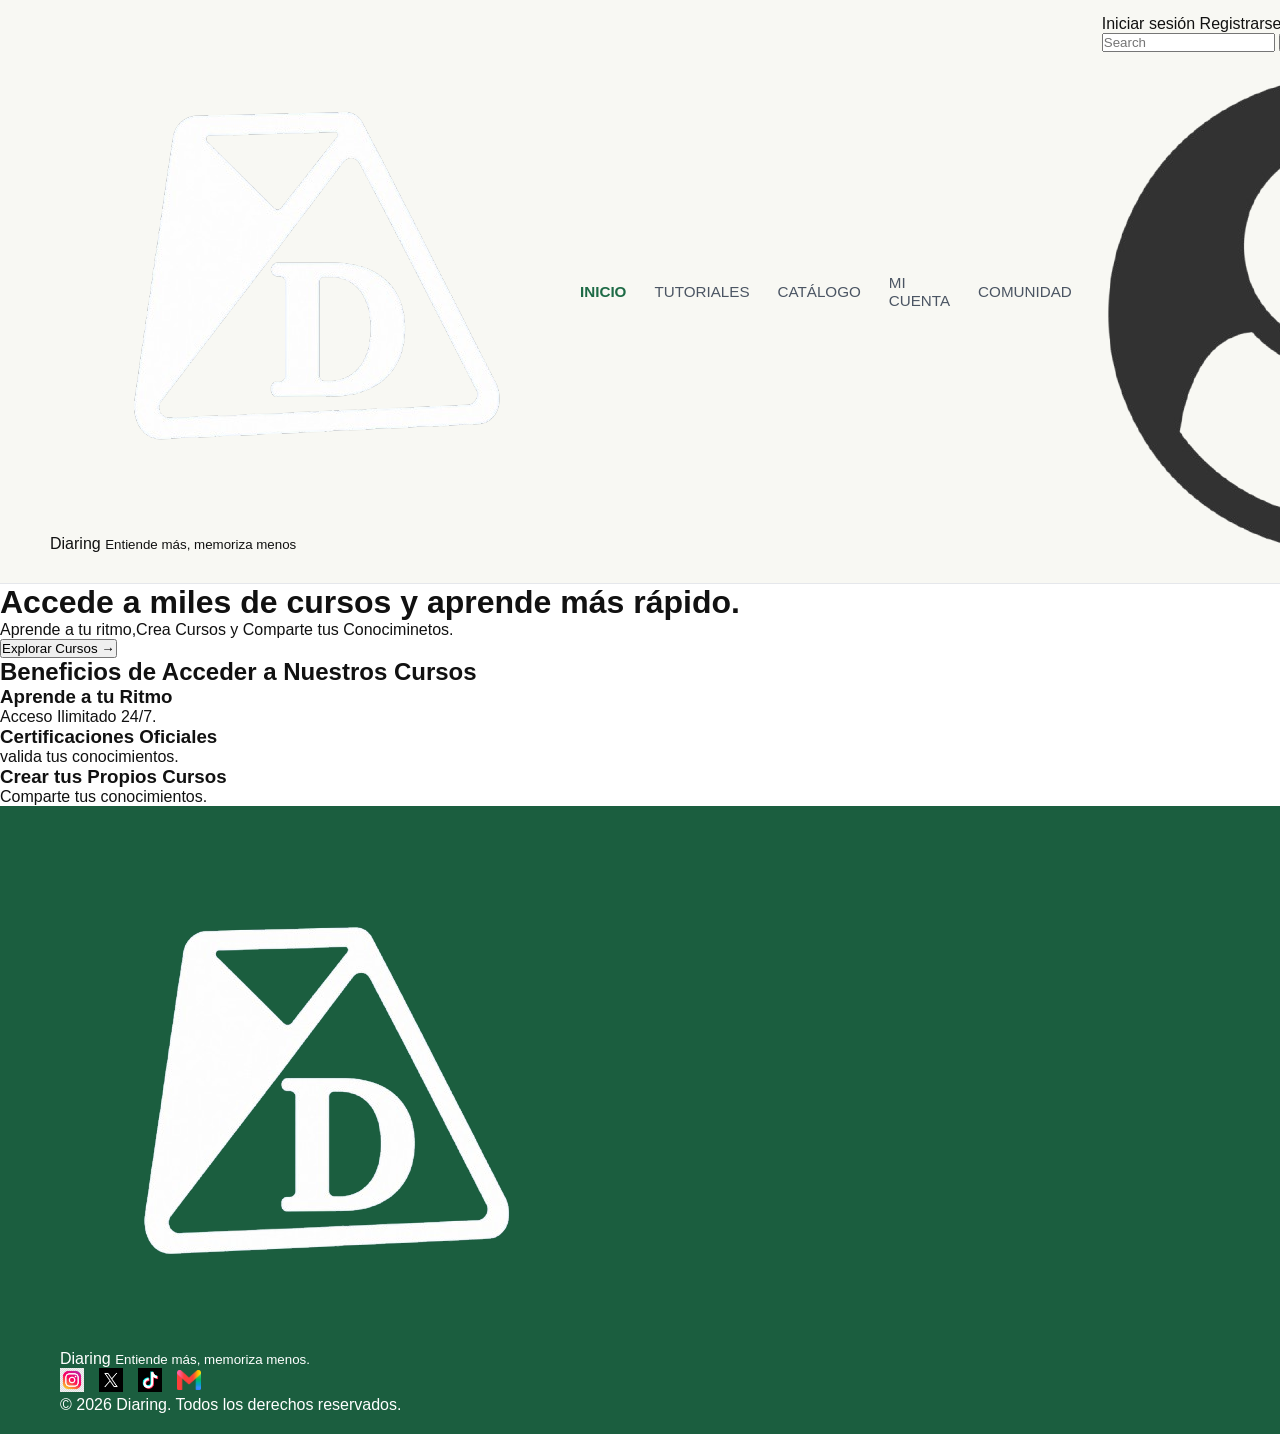
<file: Index.html>
<!DOCTYPE html>
<html lang="es">
<head>
  <meta charset="UTF-8" />
  <meta name="viewport" content="width=device-width, initial-scale=1.0"/>
  <title>Diaring – Main</title>
  <style>
    @import url('https://fonts.googleapis.com/css2?family=Open+Sans:ital,wght@0,300..800;1,300..800&display=swap');
  </style>
    <link rel="stylesheet" href="CSS/styles.css">
</head>
<body>
    <header class="header">
      <a href="#" class="brand">
          <img src="img/diaring.logo.png" alt="Logo de Diaring">
          <div class="brand-texto">
              <span class="brand-nombre">Diaring</span>
              <small class="eslogan">Entiende más, memoriza menos</small>
          </div>
      </a>
          <nav class="navbar">
              <ul> 
                    <li><a href="#" class="active">INICIO</a></li>
                    <li><a href="Tutoriales.html">TUTORIALES</a></li>
                    <li><a href="catalogo.php">CATÁLOGO</a></li>
                    <li><a href="cuenta.php">MI CUENTA</a></li>
                    <li><a href="comunidad.html">COMUNIDAD</a></li>
                </ul>
          </nav>
      <div class="iconos">
          <div class="auth-header-links">
              <a href="iniciar_sesion.html">Iniciar sesión</a>
              <a href="registrarse.html">Registrarse</a>
          </div>
          <form class="buscador" role="search">
              <input type="search" placeholder="Search" aria-label="Buscar">
              <button type="submit" aria-label="Buscar">🔍</button>
          </form>
          <img src="img/User.png" alt="Imagen de Usuario" class="User">
      </div>
    </header>

 <main class="home-hero">
    <div class="home-hero__content">
      <h1>Accede a miles de cursos y aprende más rápido.</h1>
      <p class="inicio-hero__sub">Aprende a tu ritmo,Crea Cursos y Comparte tus Conociminetos.</p>

      <div class="home-hero__search">
        <a href="catalogo.php">
            <button class="home-hero__explore-btn">Explorar Cursos →</button>
        </a>
      </div>
    </div>
 </main>
    <section class="beneficios">
        <h2 class="beneficios-titulo">Beneficios de Acceder a Nuestros Cursos</h2>
        <ul class="beneficios-grid">
            <li class="beneficios-cosas">
                <h3>Aprende a tu Ritmo</h3>
                <p>Acceso Ilimitado 24/7.</p>
            </li>

            <li class="beneficios-cosas">
                <h3>Certificaciones Oficiales</h3>
                <p>valida tus conocimientos.</p>
            </li>

            <li class="beneficios-cosas ">
                <h3>Crear tus Propios Cursos</h3>
                <p>Comparte tus conocimientos.</p>
            </li>

        </ul>
    </section>
  
 
<footer>
      <div class="footer-contenido">

          <div class="footer-brand">
              <a href="#" class="brand">
                  <img src="img/diaring.logo.png" alt="Logo de Diaring">
                  <div class="brand-texto">
                      <span class="brand-nombre">Diaring</span>
                      <small class="eslogan">Entiende más, memoriza menos.</small>
                  </div>
              </a>
          </div>

          <div class="footer-social">
              <a href="https://www.instagram.com/diaringaprendizaje/" aria-label="Instagram">
                  <img src="img/instagram.png" alt="Instagram">
              </a>
              <a href="https://x.com/diaring01" aria-label="X">
                  <img src="img/x.png" alt="X">
              </a>
              <a href="https://www.tiktok.com/@diaringaprendizaje?lang=es-419" aria-label="TikTok">
                  <img src="img/tiktok.png" alt="TikTok">
              </a>
              <a href="https://mail.google.com/mail/u/0/?tab=rm&ogbl#inbox?compose=DmwnWstzWGRnDRmKDVTdqMGsQCkHXjjPCJXqZCvrpDWGbqLQBcZzLKQjTSrmgFwXswCwBWkFqxcV" aria-label="Gmail">
                  <img src="img/gmail.png" alt="Gmail">
              </a>
          </div>

      </div>

      <div class="footer-copy">
          <p>© 2026 Diaring. Todos los derechos reservados.</p>
      </div>
</footer>

</body>
</html>
</file>
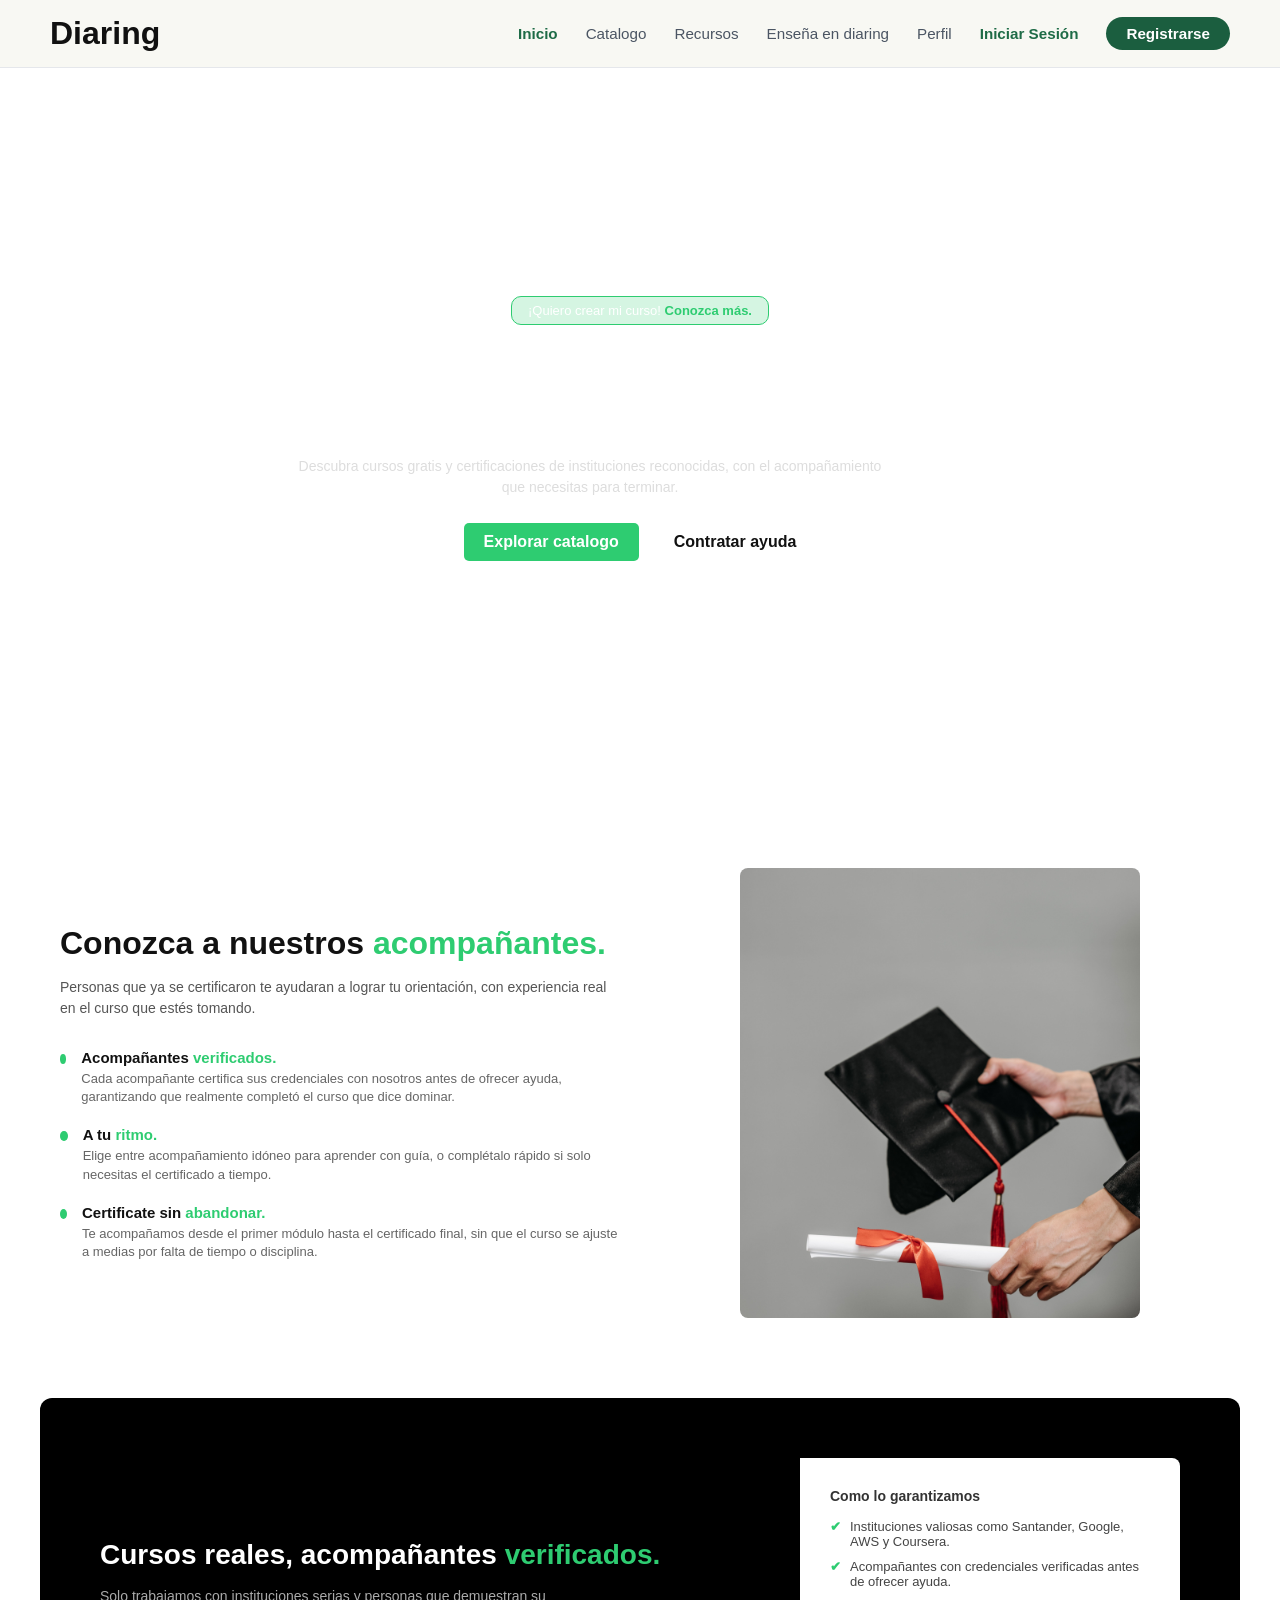
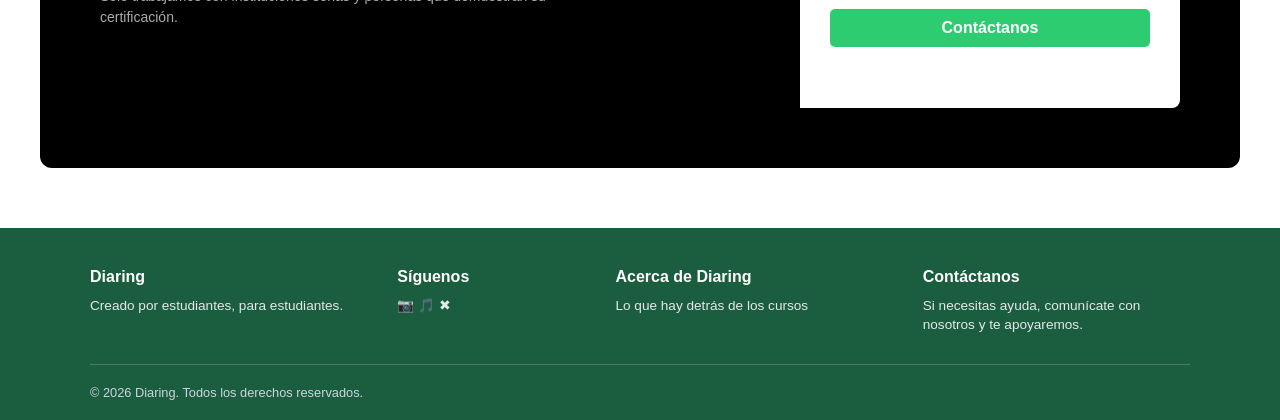
<file: index.html>
<!DOCTYPE html>
<html lang="es">
<head>
    <meta charset="UTF-8">
    <title>Diaring - Inicio</title>
    <link rel="stylesheet" href="CSS/styles.css">
</head>
<body>
    <!-- HEADER COMPARTIDO -->
    <header>
        <div class="logo-area">
            <h1>Diaring</h1>
        </div>
        <nav>
            <ul>
                <li><a href="index.html" class="active">Inicio</a></li>
                <li><a href="catalogo.html">Catalogo</a></li>
                <li><a href="recursos.html">Recursos</a></li>
                <li><a href="ensena.html">Enseña en diaring</a></li>
                <li><a href="perfil.html">Perfil</a></li>
                <li><a href="login.html" class="nav-login">Iniciar Sesión</a></li>
                <li><a href="registro.html" class="nav-register">Registrarse</a></li>
            </ul>
        </nav>
    </header>
    <main>
        <!-- Hero Section -->
        <section class="hero-section">
            <video autoplay muted loop>
                <source src="IMG/videoini.mp4" type="video/mp4">
        
            </video>
            <div class="hero-badge">
                ¡Quiero crear mi curso! <span>Conozca más.</span>
            </div>
            <div class="hero-content">
                <h2>Aprende con quienes ya lo hicieron</h2>
                <p>Descubra cursos gratis y certificaciones de instituciones reconocidas, con el acompañamiento que necesitas para terminar.</p>
                <div class="hero-buttons">
                    <a href="catalogo.html" class="btn-primary">Explorar catalogo</a>
                    <a href="ensena.html" class="btn-secondary">Contratar ayuda</a>
                </div>
            </div>
        </section>
        <section class="companions-section">
            <div class="companions-text">
                <h2>Conozca a nuestros <span>acompañantes.</span></h2>
                <p>Personas que ya se certificaron te ayudaran a lograr tu orientación, con experiencia real en el curso que estés tomando.</p>
                
                <div class="feature-list">
                    <div class="feature-item">
                        <div class="feature-dot"></div>
                        <div>
                            <h4>Acompañantes <span>verificados.</span></h4>
                            <p>Cada acompañante certifica sus credenciales con nosotros antes de ofrecer ayuda, garantizando que realmente completó el curso que dice dominar.</p>
                        </div>
                    </div>
                    <div class="feature-item">
                        <div class="feature-dot"></div>
                        <div>
                            <h4>A tu <span>ritmo.</span></h4>
                            <p>Elige entre acompañamiento idóneo para aprender con guía, o complétalo rápido si solo necesitas el certificado a tiempo.</p>
                        </div>
                    </div>
                    <div class="feature-item">
                        <div class="feature-dot"></div>
                        <div>
                            <h4>Certificate sin <span>abandonar.</span></h4>
                            <p>Te acompañamos desde el primer módulo hasta el certificado final, sin que el curso se ajuste a medias por falta de tiempo o disciplina.</p>
                        </div>
                    </div>
                </div>
            </div>

            <div class="companions-image">
                <img src="IMG/inicio.jpg" alt="Graduación y título">
            </div>
        </section>
        <section class="guarantee-section">
            <div class="guarantee-info">
                <h2>Cursos reales, acompañantes <span>verificados.</span></h2>
                <p>Solo trabajamos con instituciones serias y personas que demuestran su certificación.</p>
            </div>
            <div class="guarantee-card">
                <h4>Como lo garantizamos</h4>
                <ul class="guarantee-checks">
                    <li>Instituciones valiosas como Santander, Google, AWS y Coursera.</li>
                    <li>Acompañantes con credenciales verificadas antes de ofrecer ayuda.</li>
                </ul>
                <a href="#" class="btn-primary" style="width: 100%; text-align: center;">Contáctanos</a>
            </div>
        </section>
    </main>
    <footer>
        <div class="footer-container">
            <div class="footer-col">
                <h3>Diaring</h3>
                <p>Creado por estudiantes, para estudiantes.</p>
            </div>
            <div class="footer-col">
                <h4>Síguenos</h4>
                <p>📷 🎵 ✖</p>
            </div>
            <div class="footer-col">
                <h4>Acerca de Diaring</h4>
                <p>Lo que hay detrás de los cursos</p>
            </div>
            <div class="footer-col">
                <h4>Contáctanos</h4>
                <p>Si necesitas ayuda, comunícate con nosotros y te apoyaremos.</p>
            </div>
        </div>
        <div class="footer-bottom">
            <span>© 2026 Diaring. Todos los derechos reservados.</span>
        </div>
    </footer>
</body>
</html>
</file>
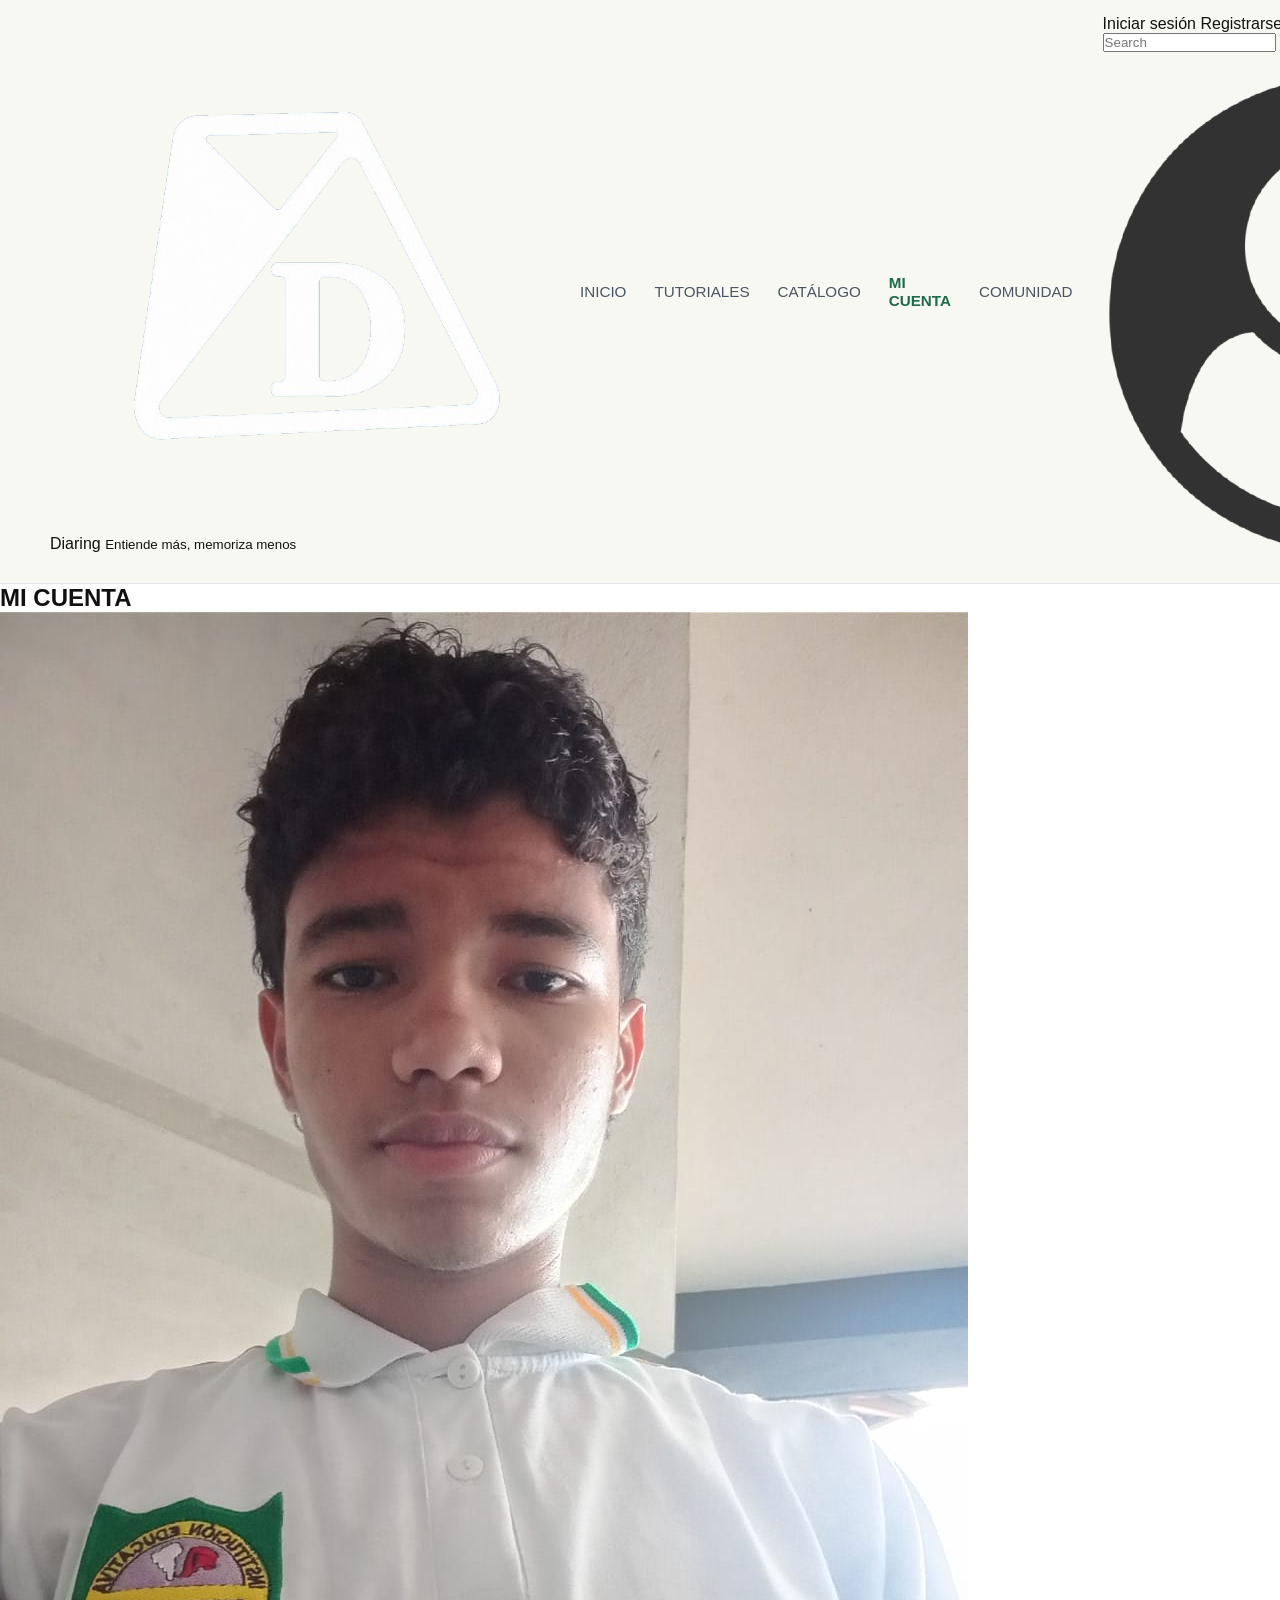
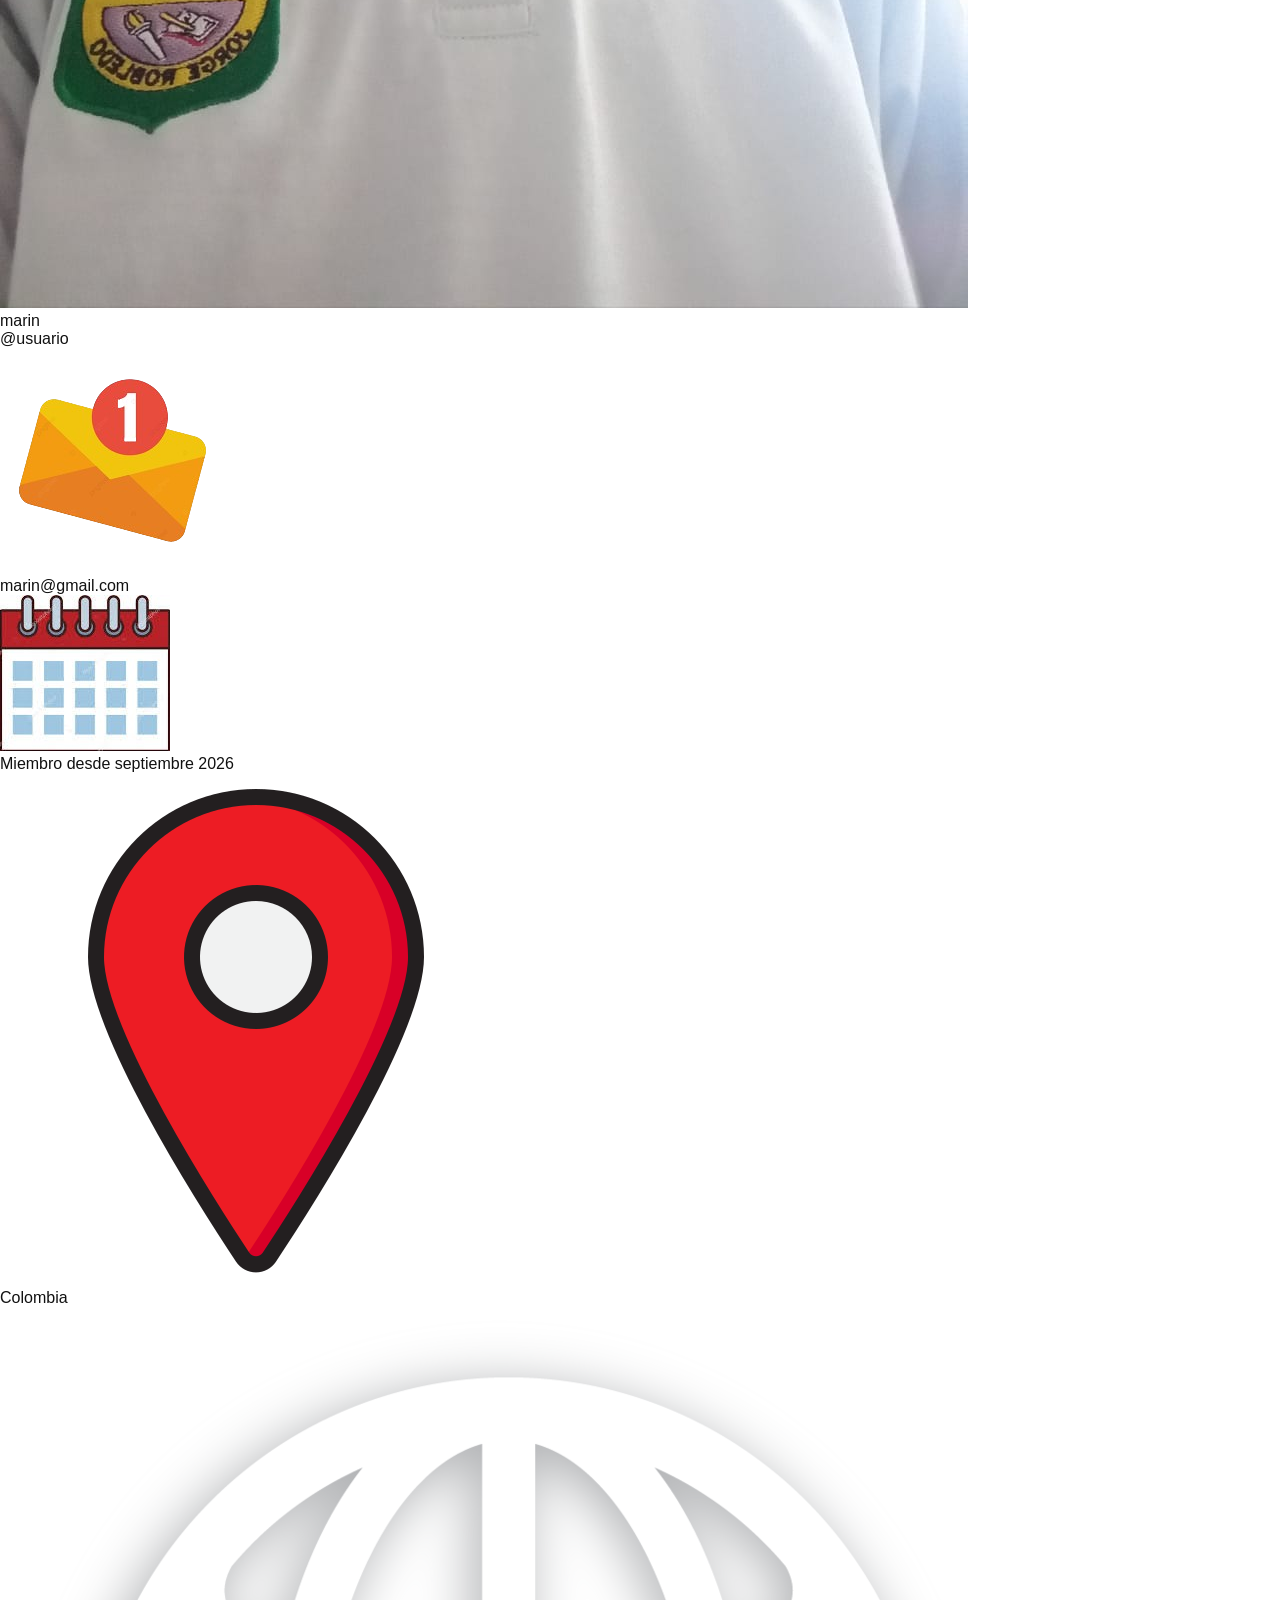
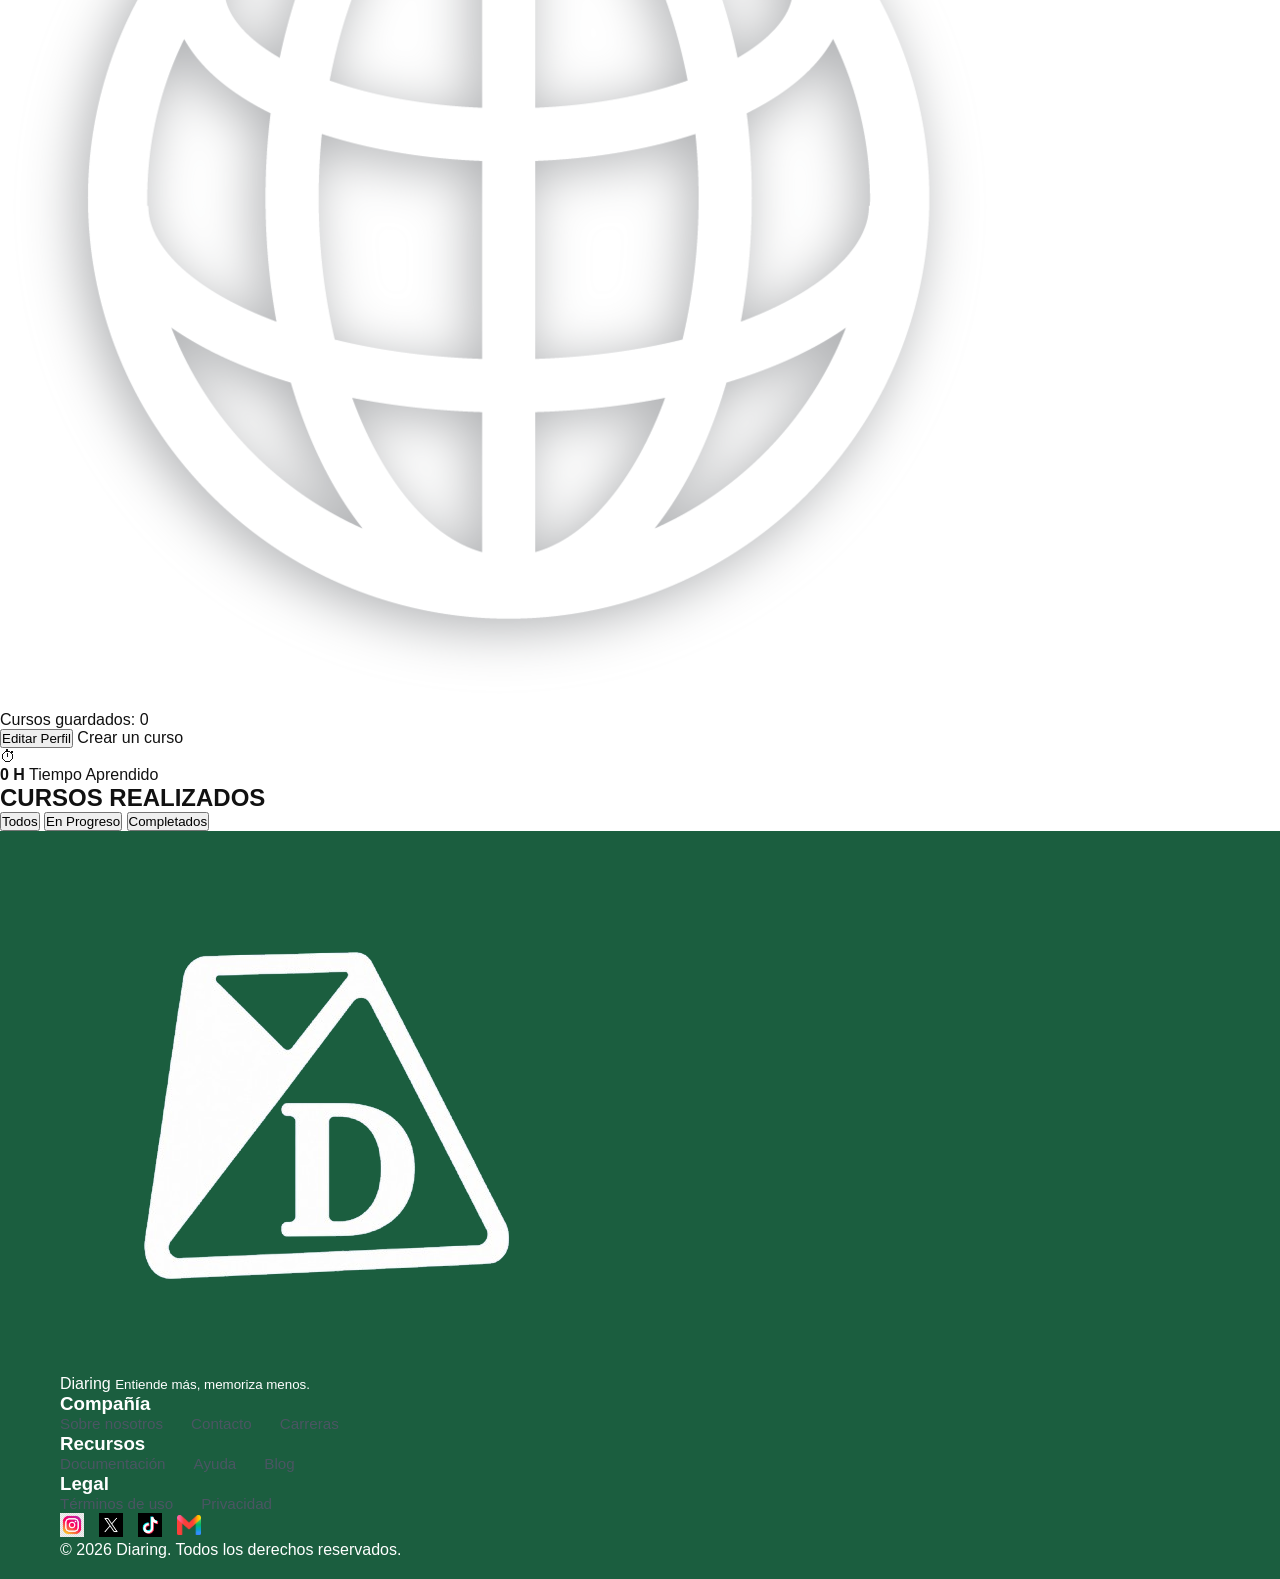
<file: cuenta.html>
<!DOCTYPE html>
<html lang="es">
<head>
    <meta charset="UTF-8">
    <meta name="viewport" content="width=device-width, initial-scale=1.0">
    <title>Mi cuenta</title>
    <link rel="stylesheet" href="CSS/styles.css">
</head>
<body class="account-page">
    <header class="header">
        <a href="#" class="brand">
            <img src="img/diaring.logo.png" alt="Logo de Diaring">
            <div class="brand-texto">
                <span class="brand-nombre">Diaring</span>
                <small class="eslogan">Entiende más, memoriza menos</small>
            </div>
        </a>
            <nav class="navbar">
                <ul>
                    <li><a href="Index.html">INICIO</a></li>
                    <li><a href="Tutoriales.html">TUTORIALES</a></li>
                    <li><a href="catalogo.php">CATÁLOGO</a></li>
                    <li><a href="#" class="active">MI CUENTA</a></li>
                    <li><a href="comunidad.html">COMUNIDAD</a></li>
                </ul>
            </nav>
        <div class="iconos">
            <div class="auth-header-links">
                <a href="iniciar_sesion.html">Iniciar sesión</a>
                <a href="registrarse.html">Registrarse</a>
            </div>
            <form class="buscador" role="search">
                <input type="search" placeholder="Search" aria-label="Buscar">
                <button type="submit" aria-label="Buscar">🔍</button>
            </form>
            <img src="img/User.png" alt="Imagen de Usuario" class="User">
        </div>
    </header>



  
<main class="card-container">

    <div class="column-left">
        <h2>MI CUENTA</h2>

        <img id="perfilusuario" src="img/marin.jpeg" alt="foto de perfil">

        <p id="nombreusuario">marin</p>
        <p id="subnombre">@usuario</p>

        <div class="info-item">
            <img src="img/notificacion.correo.png" alt="correo">
            <p>marin@gmail.com</p>
        </div>

        <div class="info-item">
            <img src="img/calendario.jpg" alt="fecha de unión">
            <p>Miembro desde septiembre 2026</p>
        </div>

        <div class="info-item">
            <img src="img/localizacion.png" alt="localización">
            <p>Colombia</p>
        </div>

        <div class="info-item">
            <img src="img/cursos guardados.png" alt="cursos guardados">
            <p id="cursos-guardados">Cursos guardados: 0</p>
        </div>

        <button class="editar-perfil" type="button">Editar Perfil</button>
        <a class="crear-curso" href="crear.html">Crear un curso</a>
    </div>

        <div class="divider"></div>

    <div class="column-right">
        <div class="tiempo-aprendido">
            <span class="tiempo-icono">⏱</span>
            <div>
                <strong id="horas-aprendidas">0 H</strong>
                <span>Tiempo Aprendido</span>
            </div>
        </div>
        <h2>CURSOS REALIZADOS</h2>
        <div class="filtros-cursos" aria-label="Filtrar cursos">
            <button class="filtro activo" type="button">Todos</button>
            <button class="filtro" type="button">En Progreso</button>
            <button class="filtro" type="button">Completados</button>
        </div>

        <div class="cursos-container">
            <!-- CURSOS_USUARIO -->
        </div>



</div>


    </div>
</main>

    <footer>
        <div class="footer-contenido">
            <div class="footer-brand">
                <a href="#" class="brand">
                    <img src="img/diaring.logo.png" alt="Logo de Diaring">
                    <div class="brand-texto">
                        <span class="brand-nombre">Diaring</span>
                        <small class="eslogan">Entiende más, memoriza menos.</small>
                    </div>
                </a>
            </div>

            <nav class="footer-links" aria-label="Enlaces del footer">
                <div class="footer-columna">
                    <h3>Compañía</h3>
                    <ul>
                        <li><a href="#">Sobre nosotros</a></li>
                        <li><a href="#">Contacto</a></li>
                        <li><a href="#">Carreras</a></li>
                    </ul>
                </div>

                <div class="footer-columna">
                    <h3>Recursos</h3>
                    <ul>
                        <li><a href="#">Documentación</a></li>
                        <li><a href="#">Ayuda</a></li>
                        <li><a href="#">Blog</a></li>
                    </ul>
                </div>

                <div class="footer-columna">
                    <h3>Legal</h3>
                    <ul>
                        <li><a href="#">Términos de uso</a></li>
                        <li><a href="#">Privacidad</a></li>
                    </ul>
                </div>
            </nav>

            <div class="footer-social">
                <a href="https://www.instagram.com/diaringaprendizaje/" aria-label="Instagram">
                    <img src="img/instagram.png" alt="Instagram">
                </a>
                <a href="https://x.com/diaring01" aria-label="X">
                    <img src="img/x.png" alt="X">
                </a>
                <a href="https://www.tiktok.com/@diaringaprendizaje?lang=es-419" aria-label="TikTok">
                    <img src="img/tiktok.png" alt="TikTok">
                </a>
                <a href="https://mail.google.com/mail/u/0/?tab=rm&ogbl#inbox?compose=DmwnWstzWGRnDRmKDVTdqMGsQCkHXjjPCJXqZCvrpDWGbqLQBcZzLKQjTSrmgFwXswCwBWkFqxcV" aria-label="Gmail">
                    <img src="img/gmail.png" alt="Gmail">
                </a>
            </div>
        </div>

        <div class="footer-copy">
            <p>© 2026 Diaring. Todos los derechos reservados.</p>
        </div>
    </footer>

</body>
</html>
</file>
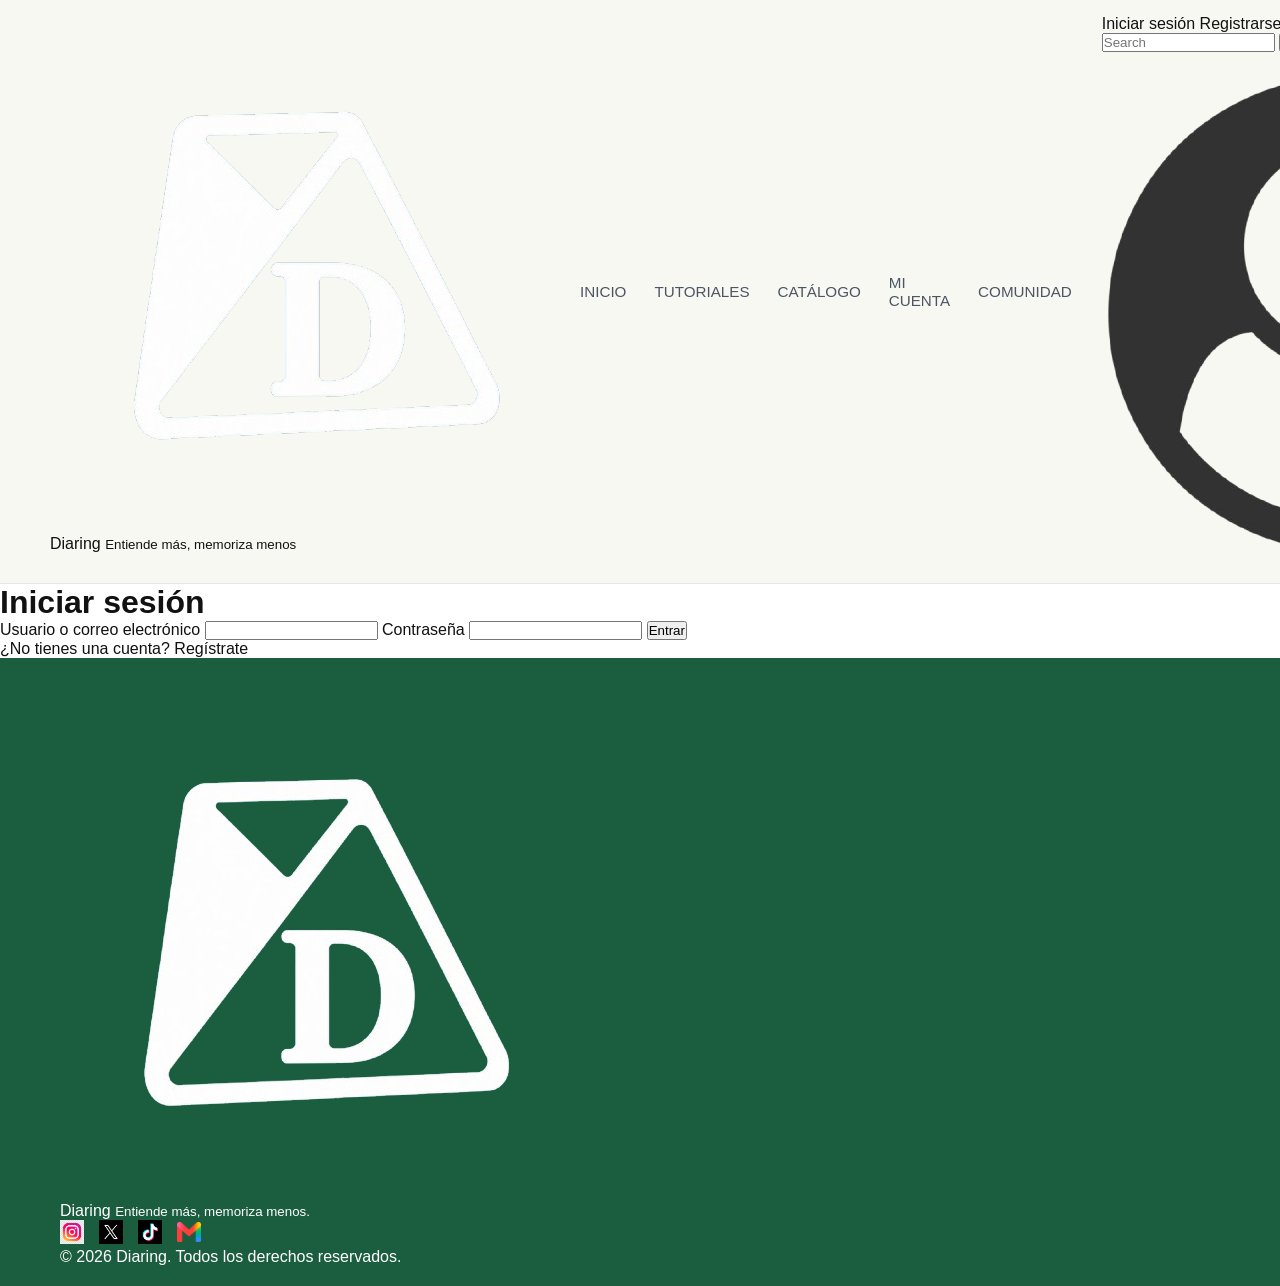
<file: iniciar_sesion.html>
<!DOCTYPE html>
<html lang="es">
<head>
    <meta charset="UTF-8">
    <meta name="viewport" content="width=device-width, initial-scale=1.0">
    <title>Diaring | Iniciar sesión</title>
    <link rel="stylesheet" href="CSS/styles.css">
</head>
<body class="formucatalogo">
    <header class="header">
        <a href="#" class="brand">
            <img src="img/diaring.logo.png" alt="Logo de Diaring">
            <div class="brand-texto">
                <span class="brand-nombre">Diaring</span>
                <small class="eslogan">Entiende más, memoriza menos</small>
            </div>
        </a>
        <nav class="navbar">
            <ul>
                <li><a href="Index.html">INICIO</a></li>
                <li><a href="Tutoriales.html">TUTORIALES</a></li>
                <li><a href="catalogo.php">CATÁLOGO</a></li>
                <li><a href="cuenta.php">MI CUENTA</a></li>
                <li><a href="comunidad.html">COMUNIDAD</a></li>
            </ul>
        </nav>
        <div class="iconos">
            <div class="auth-header-links">
                <a href="iniciar_sesion.html">Iniciar sesión</a>
                <a href="registrarse.html">Registrarse</a>
            </div>
            <form class="buscador" role="search">
                <input type="search" placeholder="Search" aria-label="Buscar">
                <button type="submit" aria-label="Buscar">🔍</button>
            </form>
            <img src="img/User.png" alt="Imagen de Usuario" class="User">
        </div>
    </header>

    <main class="formumain">
        <h1 class="formutitu">Iniciar sesión</h1>
        <form class="Crearcursito" action="/Diaring/Iniciar_sesion.php" method="POST">
            <label for="identificador">Usuario o correo electrónico</label>
            <input type="text" id="identificador" name="identificador" required autocomplete="username">

            <label for="contrasena">Contraseña</label>
            <input type="password" id="contrasena" name="contrasena" required autocomplete="current-password">

            <button type="submit" class="botontin">Entrar</button>
        </form>
        <p>¿No tienes una cuenta? <a href="registrarse.html">Regístrate</a></p>
    </main>

    <footer>
        <div class="footer-contenido">
            <div class="footer-brand">
                <a href="#" class="brand">
                    <img src="img/diaring.logo.png" alt="Logo de Diaring">
                    <div class="brand-texto">
                        <span class="brand-nombre">Diaring</span>
                        <small class="eslogan">Entiende más, memoriza menos.</small>
                    </div>
                </a>
            </div>
            <div class="footer-social">
                <a href="https://www.instagram.com/diaringaprendizaje/" aria-label="Instagram"><img src="img/instagram.png" alt="Instagram"></a>
                <a href="https://x.com/diaring01" aria-label="X"><img src="img/x.png" alt="X"></a>
                <a href="https://www.tiktok.com/@diaringaprendizaje?lang=es-419" aria-label="TikTok"><img src="img/tiktok.png" alt="TikTok"></a>
                <a href="https://mail.google.com/mail/u/0/?tab=rm&ogbl#inbox?compose=DmwnWstzWGRnDRmKDVTdqMGsQCkHXjjPCJXqZCvrpDWGbqLQBcZzLKQjTSrmgFwXswCwBWkFqxcV" aria-label="Gmail"><img src="img/gmail.png" alt="Gmail"></a>
            </div>
        </div>
        <div class="footer-copy">
            <p>© 2026 Diaring. Todos los derechos reservados.</p>
        </div>
    </footer>
</body>
</html>
</file>
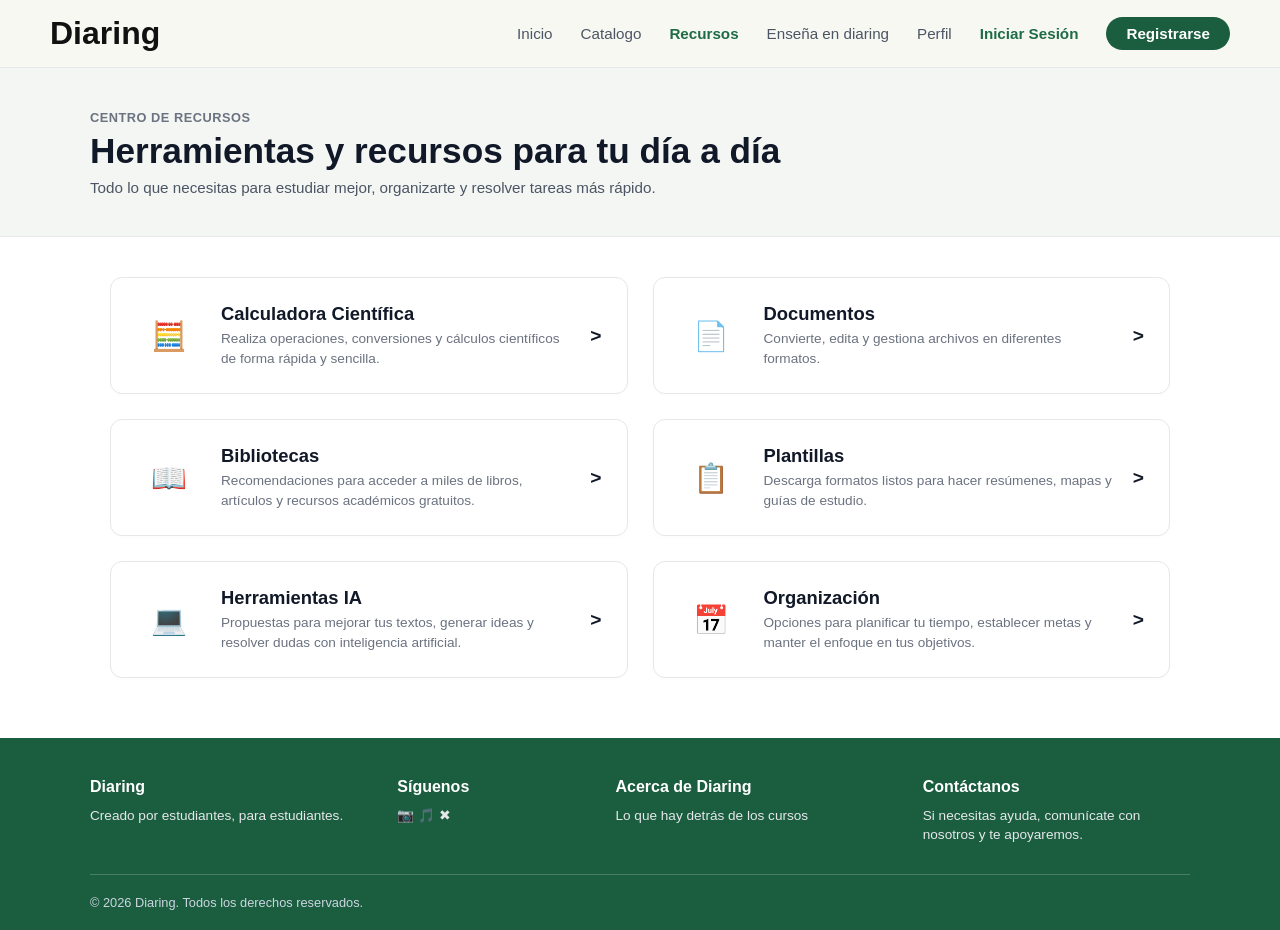
<file: recursos.html>
<!DOCTYPE html>
<html lang="es">
<head>
    <meta charset="UTF-8">
    <title>Diaring - Recursos</title>
    <link rel="stylesheet" href="CSS/styles.css">
</head>
<body>
    <header>
        <div class="logo-area">
            <h1>Diaring</h1>
        </div>
        <nav>
            <ul>
                <li><a href="index.html">Inicio</a></li>
                <li><a href="catalogo.html">Catalogo</a></li>
                <li><a href="recursos.html" class="active">Recursos</a></li>
                <li><a href="ensena.html">Enseña en diaring</a></li>
                <li><a href="perfil.html">Perfil</a></li>
                <li><a href="login.html" class="nav-login">Iniciar Sesión</a></li>
                <li><a href="registro.html" class="nav-register">Registrarse</a></li>
            </ul>
        </nav>
    </header>
    <main>
        <!-- Cabecera de la sección -->
        <div class="resources-page-header">
            <div class="resources-header-content">
                <span>Centro de Recursos</span>
                <h1>Herramientas y recursos para tu día a día</h1>
                <p>Todo lo que necesitas para estudiar mejor, organizarte y resolver tareas más rápido.</p>
            </div>
        </div>
        <section class="resources-section">
            <a href="https://www.desmos.com/scientific?lang=es" target="_blank">    
                <div class="resources-grid">
                    <!-- Fila 1, Izquierda -->
                    <div class="resource-card">
                        <div class="resource-card-left">
                            <div class="resource-icon-box bg-green">🧮</div>
                            <div class="resource-info">
                                <h3>Calculadora Científica</h3>
                                <p>Realiza operaciones, conversiones y cálculos científicos de forma rápida y sencilla.</p>
                            </div>
                        </div>
                        <div class="resource-arrow">></div>
                    </div>
            </a>

            <a href="https://www.ilovepdf.com/es" target="_blank">
                <div class="resource-card">
                    <div class="resource-card-left">
                        <div class="resource-icon-box bg-purple">📄</div>
                        <div class="resource-info">
                            <h3>Documentos</h3>
                            <p>Convierte, edita y gestiona archivos en diferentes formatos.</p>
                        </div>
                    </div>
                    <div class="resource-arrow">></div>
                </div>
            </a>

            <a href="https://unab.edu.co/las-14-mejores-bibliotecas-virtuales/" target="_blank">
                <div class="resource-card">
                    <div class="resource-card-left">
                        <div class="resource-icon-box bg-orange">📖</div>
                        <div class="resource-info">
                            <h3>Bibliotecas</h3>
                            <p>Recomendaciones para acceder a miles de libros, artículos y recursos académicos gratuitos.</p>
                        </div>
                    </div>
                    <div class="resource-arrow">></div>
                </div>
            </a>

            <a href="https://www.canva.com/templates" target="_blank">
                <div class="resource-card">
                    <div class="resource-card-left">
                        <div class="resource-icon-box bg-pink">📋</div>
                        <div class="resource-info">
                            <h3>Plantillas</h3>
                            <p>Descarga formatos listos para hacer resúmenes, mapas y guías de estudio.</p>
                        </div>
                    </div>
                    <div class="resource-arrow">></div>
                </div>
            </a>

            <a href="https://slack.com/intl/es-es/blog/productivity/las-20-mejores-herramientas-con-ia-para-estudiantes">
                <div class="resource-card">
                    <div class="resource-card-left">
                        <div class="resource-icon-box bg-blue">💻</div>
                        <div class="resource-info">
                            <h3>Herramientas IA</h3>
                            <p>Propuestas para mejorar tus textos, generar ideas y resolver dudas con inteligencia artificial.</p>
                        </div>
                    </div>
                    <div class="resource-arrow">></div>
                </div>
            </a>

            <a href="https://www.larksuite.com/es_mx/blog/goal-tracking-software" target="_blank">
                <div class="resource-card">
                    <div class="resource-card-left">
                        <div class="resource-icon-box bg-purple">📅</div>
                        <div class="resource-info">
                            <h3>Organización</h3>
                            <p>Opciones para planificar tu tiempo, establecer metas y manter el enfoque en tus objetivos.</p>
                        </div>
                    </div>
                    <div class="resource-arrow">></div>
                </div>
            </a>
            
        </section>
    </main>
    <footer>
        <div class="footer-container">
            <div class="footer-col">
                <h3>Diaring</h3>
                <p>Creado por estudiantes, para estudiantes.</p>
            </div>
            <div class="footer-col">
                <h4>Síguenos</h4>
                <p>📷 🎵 ✖</p>
            </div>
            <div class="footer-col">
                <h4>Acerca de Diaring</h4>
                <p>Lo que hay detrás de los cursos</p>
            </div>
            <div class="footer-col">
                <h4>Contáctanos</h4>
                <p>Si necesitas ayuda, comunícate con nosotros y te apoyaremos.</p>
            </div>
        </div>
        <div class="footer-bottom">
            <span>© 2026 Diaring. Todos los derechos reservados.</span>
        </div>
    </footer>
</body>
</html>
</file>
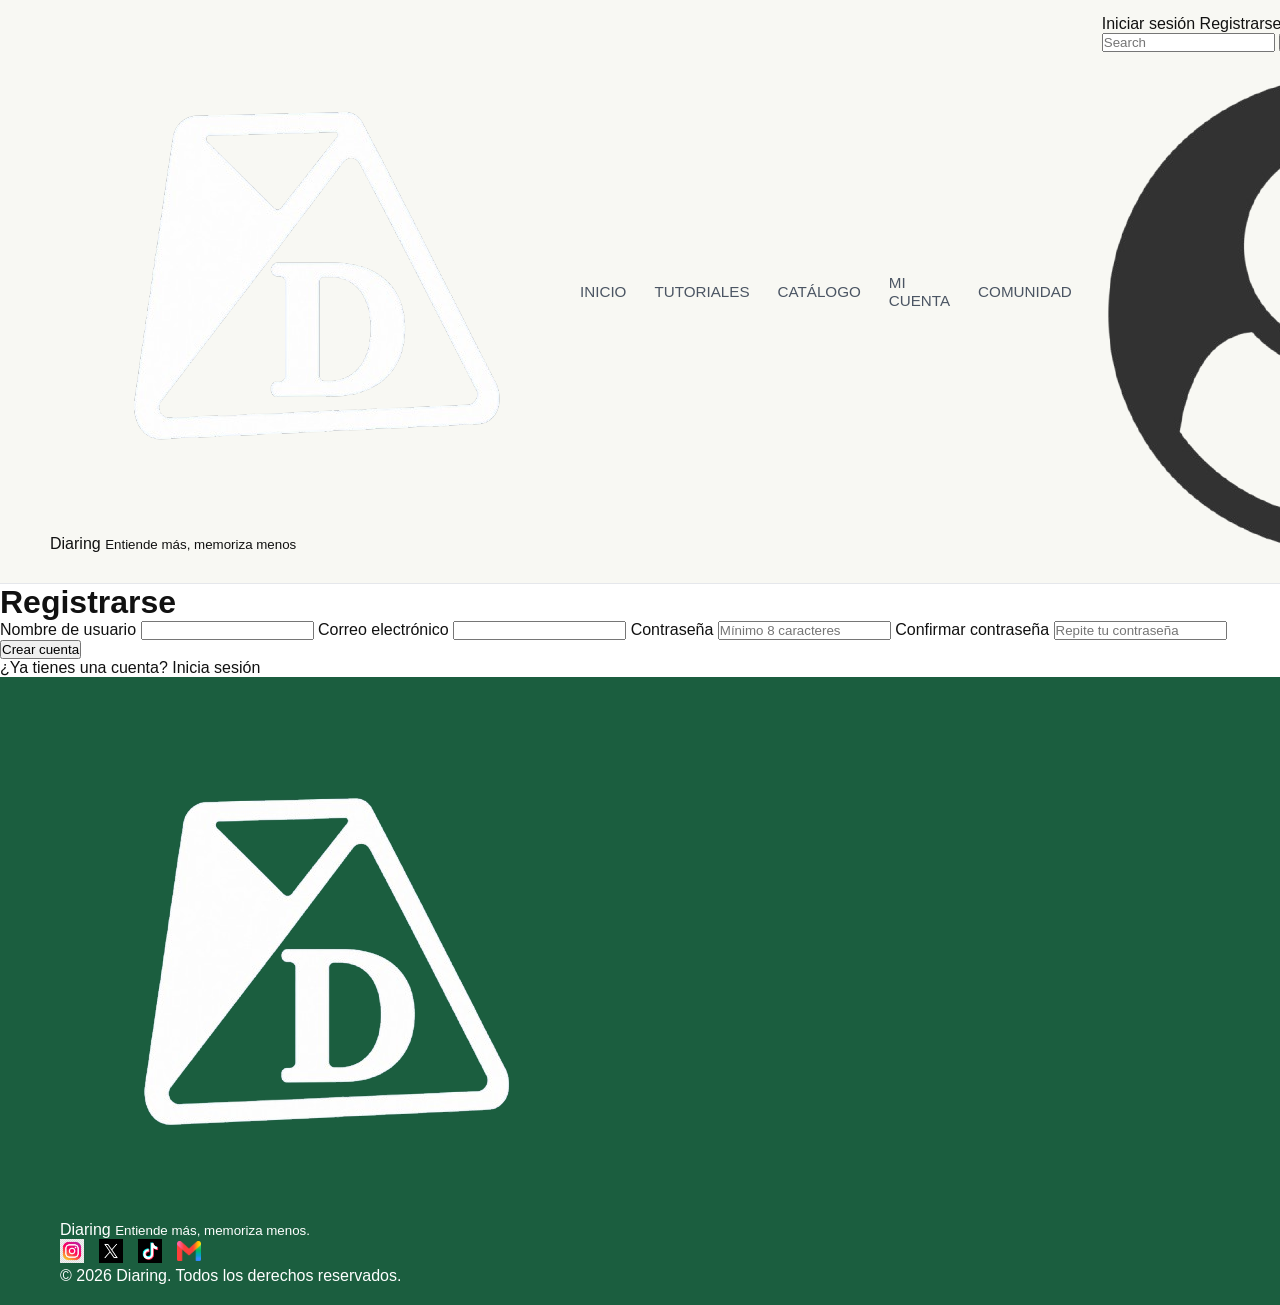
<file: registrarse.html>
<!DOCTYPE html>
<html lang="es">
<head>
    <meta charset="UTF-8">
    <meta name="viewport" content="width=device-width, initial-scale=1.0">
    <title>Diaring | Registrarse</title>
    <link rel="stylesheet" href="CSS/styles.css">
    <link rel="preconnect" href="https://fonts.googleapis.com">
    <link rel="preconnect" href="https://fonts.gstatic.com" crossorigin>
    <link href="https://fonts.googleapis.com/css2?family=Fira+Sans:ital,wght@0,100;0,200;0,300;0,500;0,600;0,700;0,800;0,900;1,100;1,200;1,300;1,400;1,500;1,600;1,700;1,800;1,900&family=Libre+Franklin:ital,wght@0,100..900;1,100..900&family=Montserrat:ital,wght@0,100..900;1,100..900&family=Raleway:ital,wght@0,100..900;1,100..900&display=swap" rel="stylesheet">
</head>

<body class = "formucatalogo">
        <header class = header>
        <a href="#" class="brand">
            <img src="img/diaring.logo.png" alt="Logo de Diaring">
            <div class="brand-texto">
                <span class="brand-nombre">Diaring</span>
                <small class="eslogan">Entiende más, memoriza menos</small>
            </div>
        </a>
            <nav class="navbar">
              <ul>
                  <li><a href="Index.html">INICIO</a></li>
                  <li><a href="Tutoriales.html">TUTORIALES</a></li>
                  <li><a href="catalogo.php">CATÁLOGO</a></li>
                  <li><a href="cuenta.php">MI CUENTA</a></li>
                  <li><a href="comunidad.html">COMUNIDAD</a></li>
              </ul>
            </nav>
        <div class="iconos">
            <div class="auth-header-links">
                <a href="iniciar_sesion.html">Iniciar sesión</a>
                <a href="registrarse.html">Registrarse</a>
            </div>
            <form class="buscador" role="search">
              <input type="search" placeholder="Search" aria-label="Buscar">
              <button type="submit" aria-label="Buscar">🔍</button>
            </form>
            <img src="img/User.png" alt="Imagen de Usuario" class="User">
        </div>
    </header>
    <main class="formumain">
        <h1 class="formutitu">Registrarse</h1>
        <form class="Crearcursito" action="/Diaring/Crear_registro.php" method="POST">
            <label for="nombre">Nombre de usuario</label>
            <input type="text" id="nombre" name="nombre" required maxlength="80" autocomplete="username">

            <label for="correo">Correo electrónico</label>
            <input type="email" id="correo" name="correo" required maxlength="150" autocomplete="email">

            <label for="contrasena">Contraseña</label>
            <input type="password" id="contrasena" name="contrasena" required minlength="8" autocomplete="new-password" placeholder="Mínimo 8 caracteres">

            <label for="confirmar_contrasena">Confirmar contraseña</label>
            <input type="password" id="confirmar_contrasena" name="confirmar_contrasena" required minlength="8" autocomplete="new-password" placeholder="Repite tu contraseña">

            <button type="submit" class="botontin">Crear cuenta</button>
        </form>
        <p>¿Ya tienes una cuenta? <a href="iniciar_sesion.html">Inicia sesión</a></p>
    </main>
    <footer>
        <div class="footer-contenido">

            <div class="footer-brand">
                <a href="#" class="brand">
                    <img src="img/diaring.logo.png" alt="Logo de Diaring">
                    <div class="brand-texto">
                        <span class="brand-nombre">Diaring</span>
                        <small class="eslogan">Entiende más, memoriza menos.</small>
                    </div>
                </a>
            </div>

            <div class="footer-social">
                <a href="https://www.instagram.com/diaringaprendizaje/" aria-label="Instagram">
                    <img src="img/instagram.png" alt="Instagram">
                </a>
                <a href="https://x.com/diaring01" aria-label="X">
                    <img src="img/x.png" alt="X">
                </a>
                <a href="https://www.tiktok.com/@diaringaprendizaje?lang=es-419" aria-label="TikTok">
                    <img src="img/tiktok.png" alt="TikTok">
                </a>
                <a href="https://mail.google.com/mail/u/0/?tab=rm&ogbl#inbox?compose=DmwnWstzWGRnDRmKDVTdqMGsQCkHXjjPCJXqZCvrpDWGbqLQBcZzLKQjTSrmgFwXswCwBWkFqxcV" aria-label="Gmail">
                    <img src="img/gmail.png" alt="Gmail">
                </a>
            </div>

        </div>

        <div class="footer-copy">
            <p>© 2026 Diaring. Todos los derechos reservados.</p>
        </div>
    </footer>
    </body>
</html>
</file>
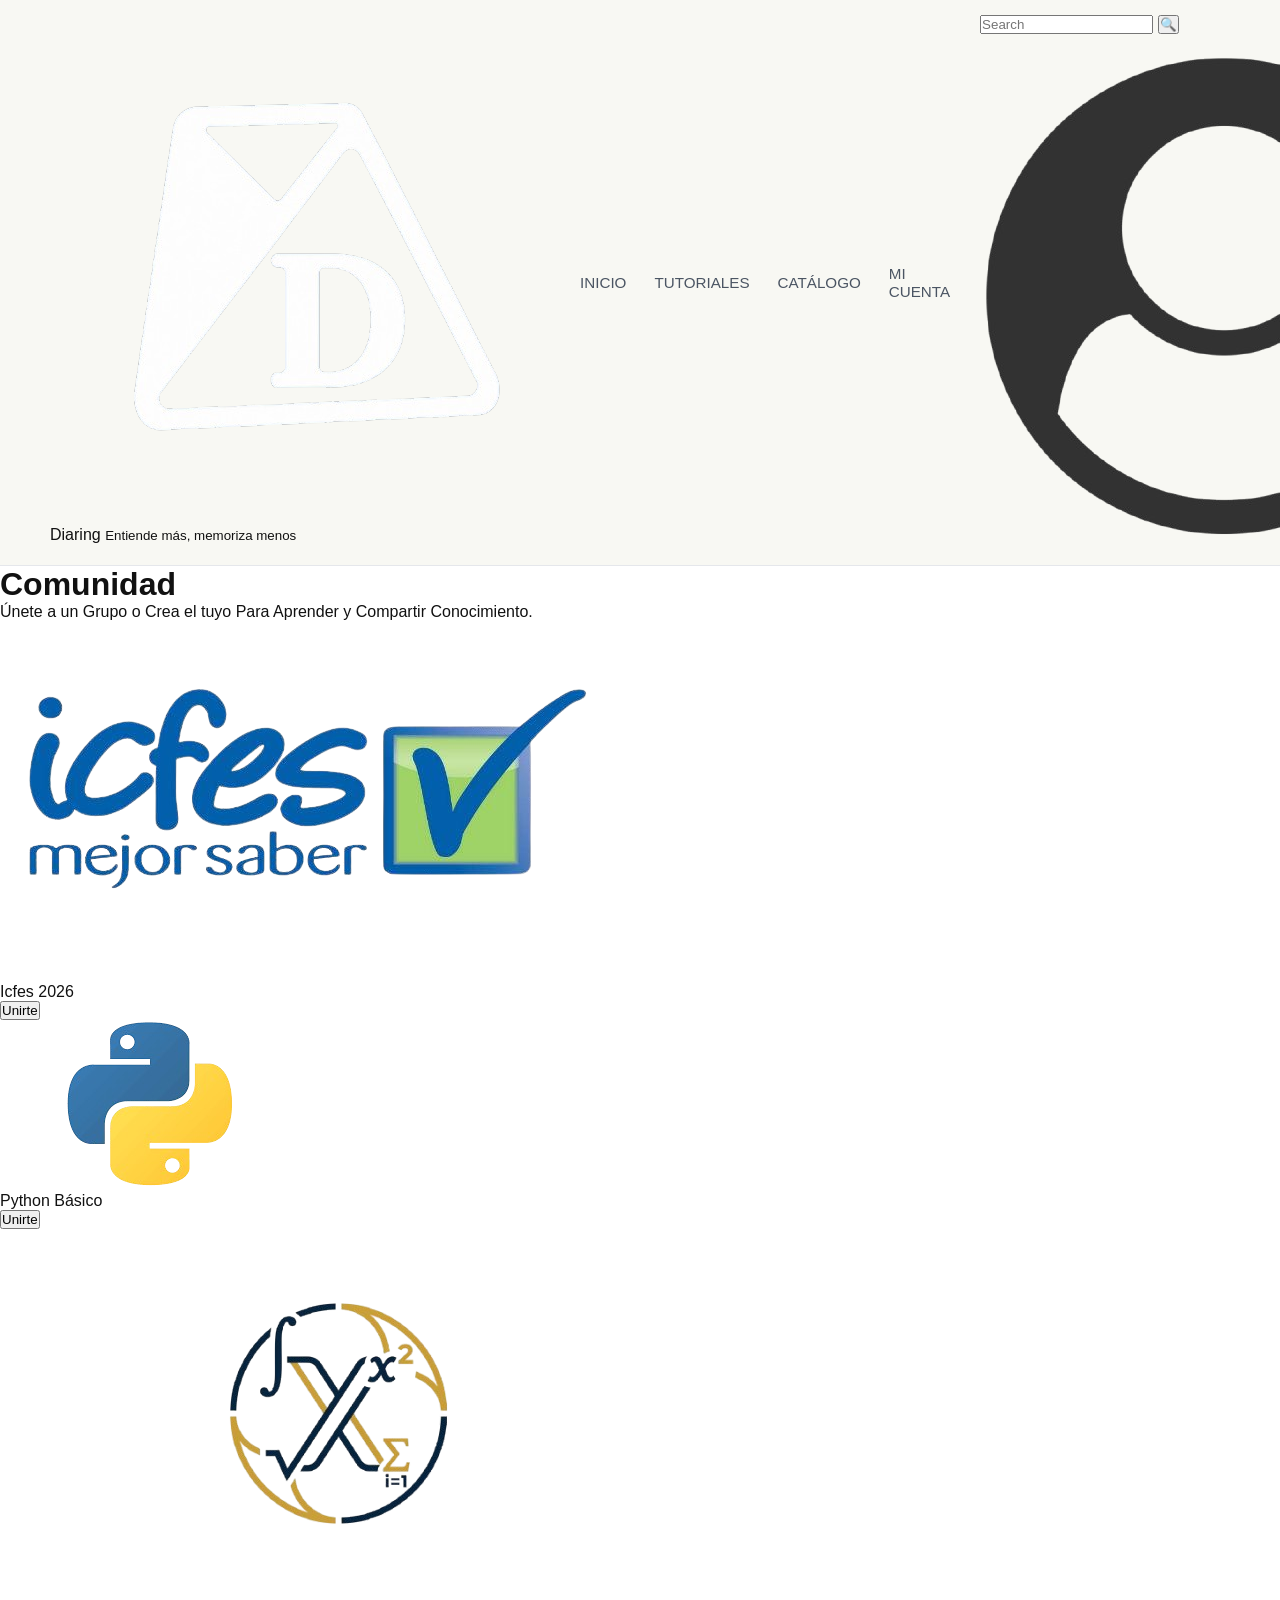
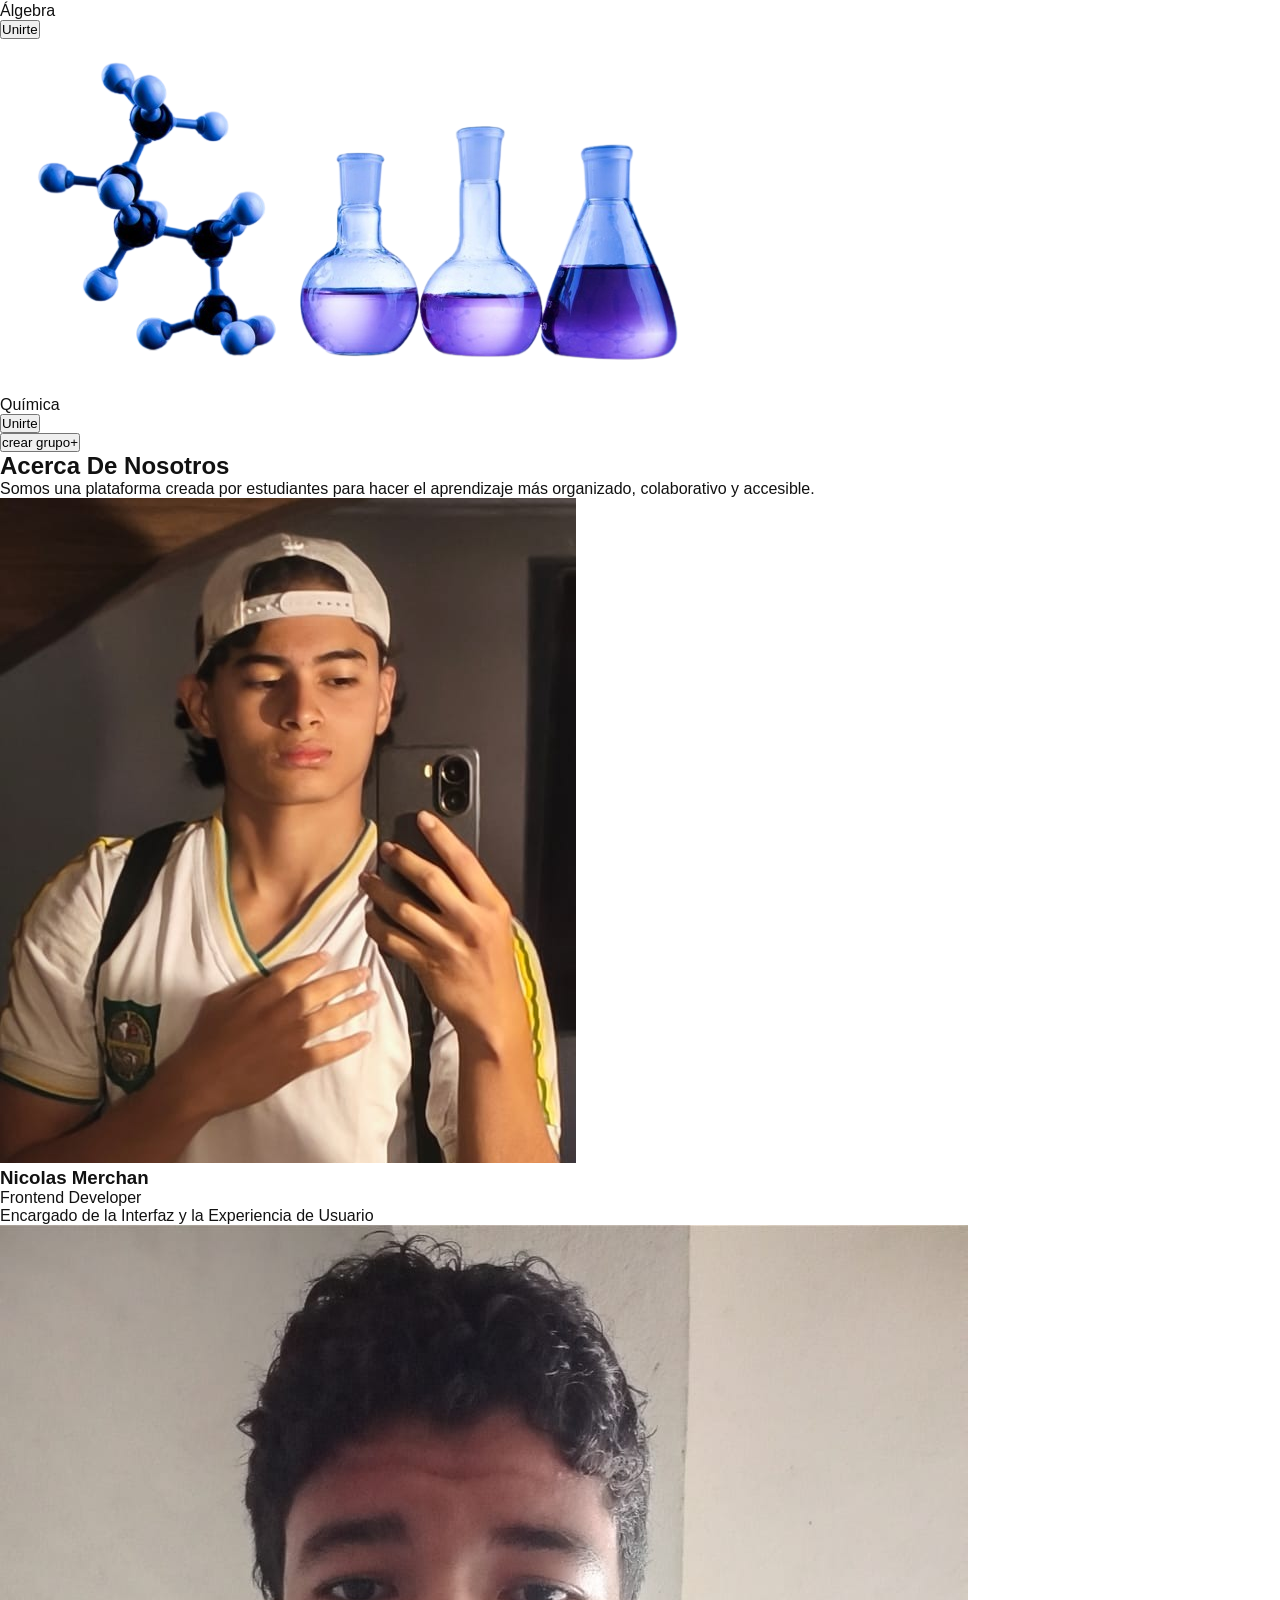
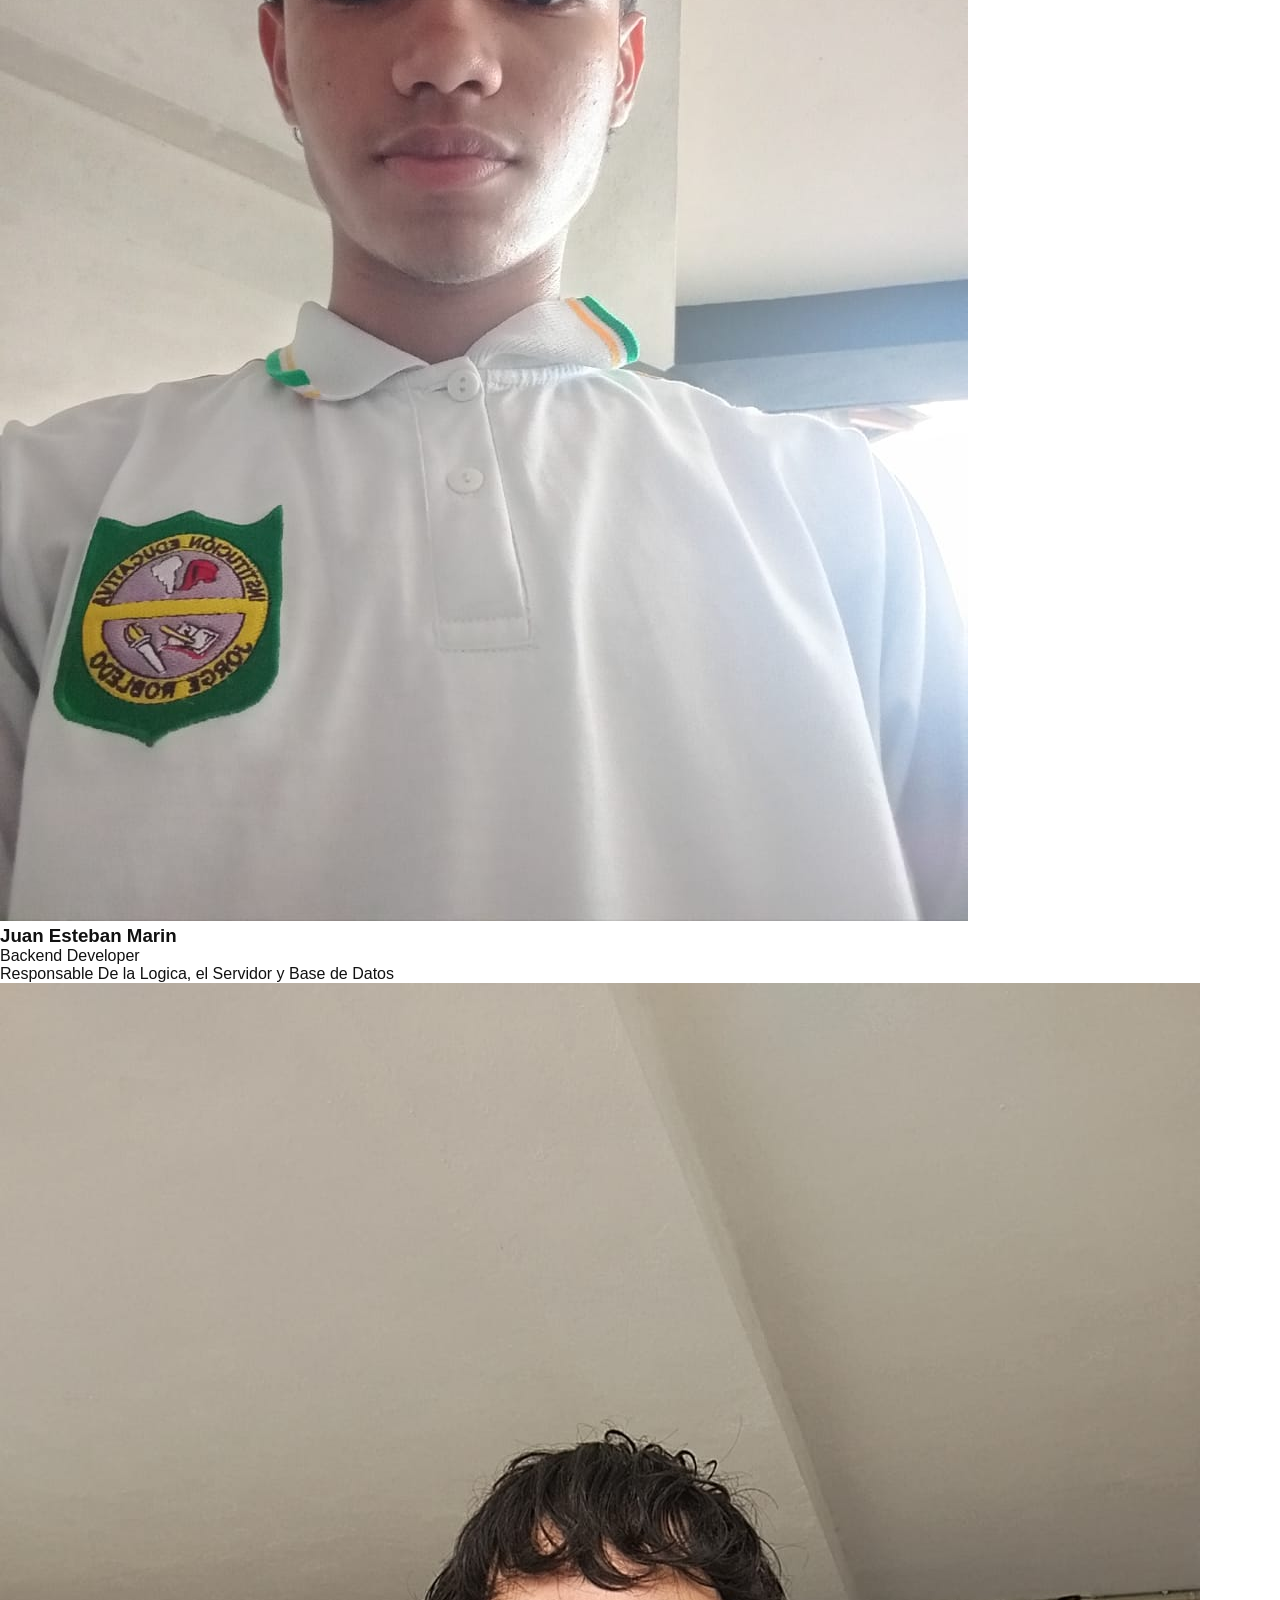
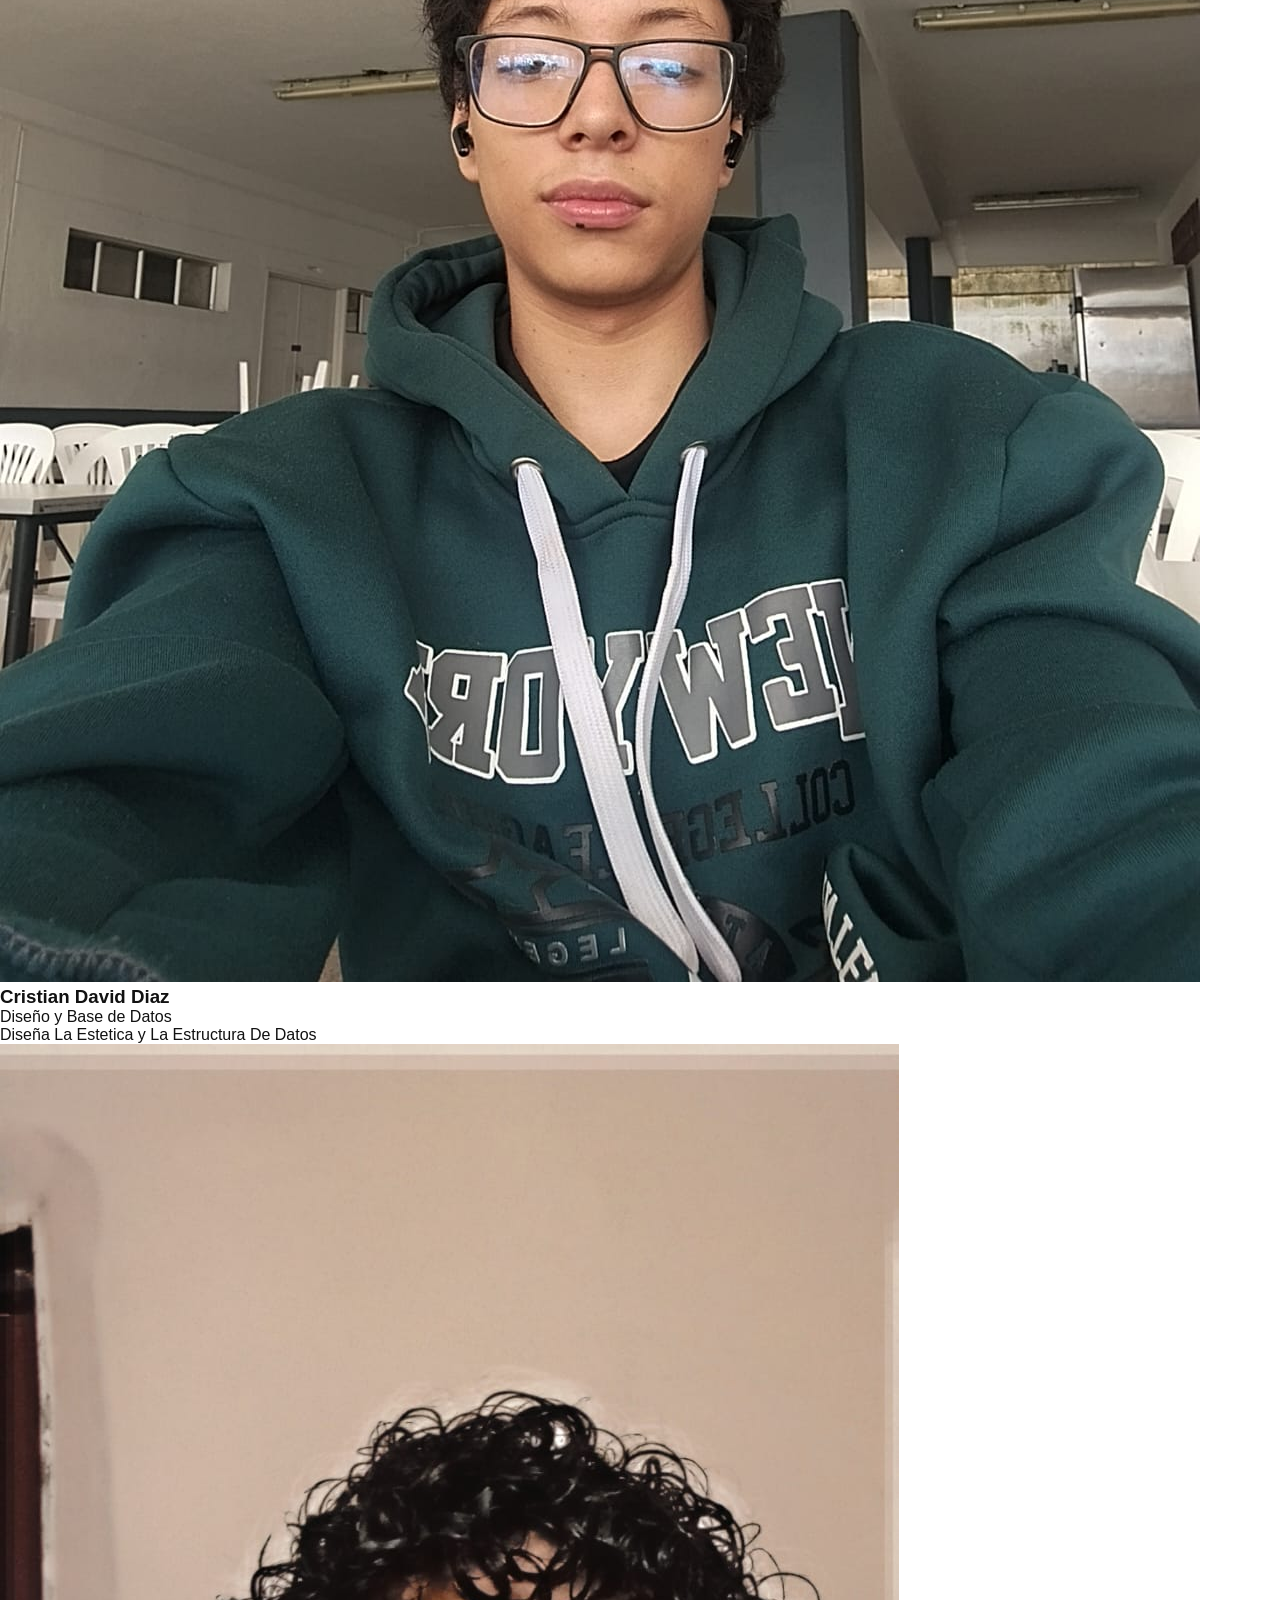
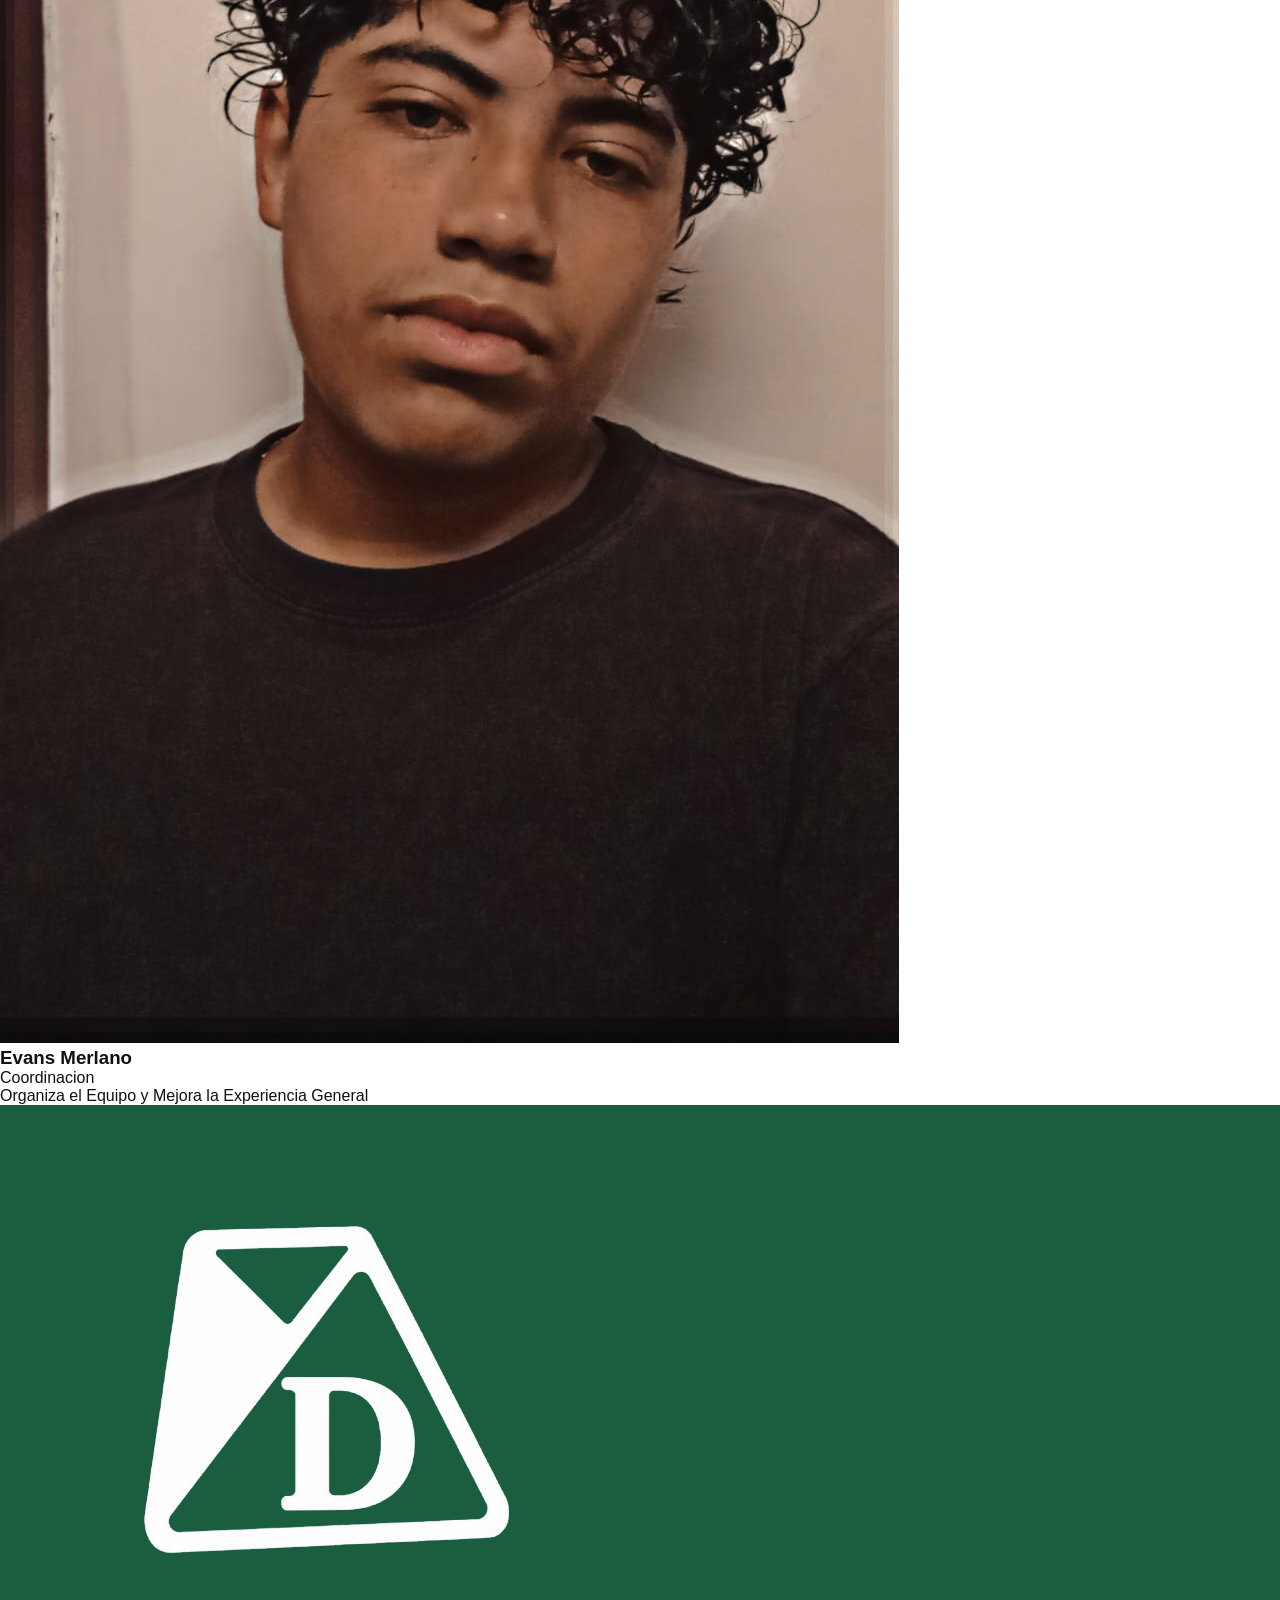
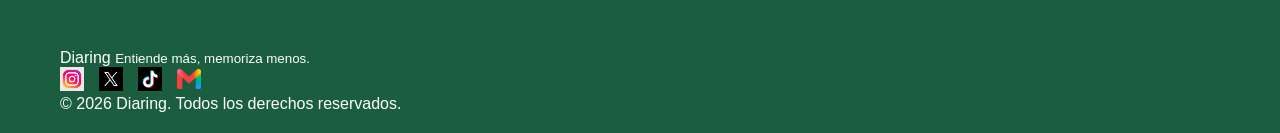
<file: Sobre_Nosotros.html>
<!DOCTYPE html>
<html lang="es">
<head>
    <meta charset="UTF-8">
    <meta name="viewport" content="width=device-width, initial-scale=1.0">
    <title>Diaring| Aprende mas, memoriza menos</title>
    <link rel="stylesheet" href="/CSS/styles.css">
    <style>
@import url('https://fonts.googleapis.com/css2?family=Open+Sans:ital,wght@0,300..800;1,300..800&display=swap');
</style>
</head>
<body class="cristian">
     <header>
        <a href="#" class="brand">
            <img src="img/diaring.logo.png" alt="Logo de Diaring">
            <div class="brand-texto">
                <span class="brand-nombre">Diaring</span>
                <small class="eslogan">Entiende más, memoriza menos</small>
            </div>
        </a>
            <nav class="navbar">
                <ul>
                    
                    <li><a href="/Index.html">INICIO</a></li>
                    <li><a href="/Tutoriales.html">TUTORIALES</a></li>
                    <li><a href="/catalogo.HTML">CATÁLOGO</a></li>
                    <li><a href="/cuenta.html">MI CUENTA</a></li>
                </ul>
            </nav>
        <div class="iconos">
            <form class="buscador" role="search">
                <input type="search" placeholder="Search" aria-label="Buscar">
                <button type="submit" aria-label="Buscar">🔍</button>
            </form>
            <img src="img/User.png" alt="Imagen de Usuario" class="User">
        </div>
    </header>
 <main class="comunidad">
        <div class="Titulo2" >  
            <h1>Comunidad</h1>
        </div>
        <section class="parrafo2">
            <p>Únete a un Grupo o Crea el tuyo Para Aprender y Compartir Conocimiento.</p>
        </section>
        <div class="card-grid">

<a   href="#" class="group-ficha">
    <div class="card-icon">
     <img src="/img/ICFES-removebg-preview.png" alt="Icfes">
    </div>
    <div class="card-title">Icfes 2026</div>
    <button class="btn-join">Unirte</button>
</a>

<a  href="#" class="group-ficha">
    <div class="card-icon">
        <img src ="img/python.png" alt="Python">
    </div>
        <div class="card-title">Python Básico</div>
     <button class="btn-join">Unirte</button>
</a>

  <a  href="#"  class="group-ficha">
        <div class="card-icon">
            <img src="/img/algebra.png" alt="Álgebra">
        </div>
            <div class="card-title">Álgebra</div>
            <button class="btn-join">Unirte</button>
    </a>

  <a href="#" class="group-ficha">
        <div class="card-icon">
            <img src= "/img/post-que-es-la-quimica-organica-removebg-preview.png" alt="Química">
        </div>
        <div class="card-title">Química</div>
        <button class="btn-join">Unirte</button>
    </a>
        </div>

        <div class="crear-grupo-container">
            <button class="btn-crear">crear grupo+</button>
     </div>
        

     <section class="equipo">
        <h2>Acerca De Nosotros</h2>
        <p>Somos una plataforma creada por estudiantes para hacer el aprendizaje más organizado, colaborativo y accesible.</p>

     <div class="equipo-grid">

        <a href="#" class="mienbro-card">
            <img src="/img/merchan.jpeg" alt="nicolas merchan ">
            <h3>Nicolas Merchan</h3>
            <p class="rol">Frontend Developer</p>
            <p>Encargado de la Interfaz y la Experiencia de Usuario</p>
        </a>

        <a href="#" class="mienbro-card">
            <img src="/img/marin.jpeg" alt="Juan Esteban ">
            <h3>Juan Esteban Marin</h3>
            <p class="rol">Backend Developer</p>
            <p>Responsable De la Logica, el Servidor y Base de Datos</p>
        </a>

        <a href="#" class="mienbro-card">
            <img src="/img/cristian .jpeg" alt="Cristian Diaz">
            <h3>Cristian David Diaz</h3>
            <p class="rol">Diseño y Base de Datos</p>
            <p>Diseña La Estetica y La Estructura De Datos</p>
        </a>

        <a href="#" class="mienbro-card">
            <img src="/img/evans.jpeg" alt="Evans Daniel Merlano">
            <h3>Evans Merlano</h3>
            <p class="rol">Coordinacion</p>
            <p>Organiza el Equipo y Mejora la Experiencia General</p>
        </a>
     </div>

        </section>
</main>

<footer>
    <div class="footer-contenido">
        <div class="footer-brand">
            <a href="#" class="brand">
                <img src="img/diaring.logo.png" alt="Logo de Diaring">
                <div class="brand-texto">
                    <span class="brand-nombre">Diaring</span>
                    <small class="eslogan">Entiende más, memoriza menos.</small>
                </div>
            </a>
        </div>
        <div class="footer-social">
            <a href="https://www.instagram.com/diaringaprendizaje/" aria-label="Instagram">
                <img src="img/instagram.png" alt="Instagram">
            </a>
            <a href="https://x.com/diaring01" aria-label="X">
                <img src="img/x.png" alt="X">
            </a>
            <a href="https://www.tiktok.com/@diaringaprendizaje?lang=es-419" aria-label="TikTok">
                <img src="img/tiktok.png" alt="TikTok">
            </a>
            <a href="https://mail.google.com/mail/u/0/?tab=rm&ogbl#inbox?compose=DmwnWstzWGRnDRmKDVTdqMGsQCkHXjjPCJXqZCvrpDWGbqLQBcZzLKQjTSrmgFwXswCwBWkFqxcV" aria-label="Gmail">
                <img src="img/gmail.png" alt="Gmail">
            </a>
        </div>
    </div>
    <div class="footer-copy">
        <p>© 2026 Diaring. Todos los derechos reservados.</p>
    </div>
</footer>
</body>
</html>
</file>
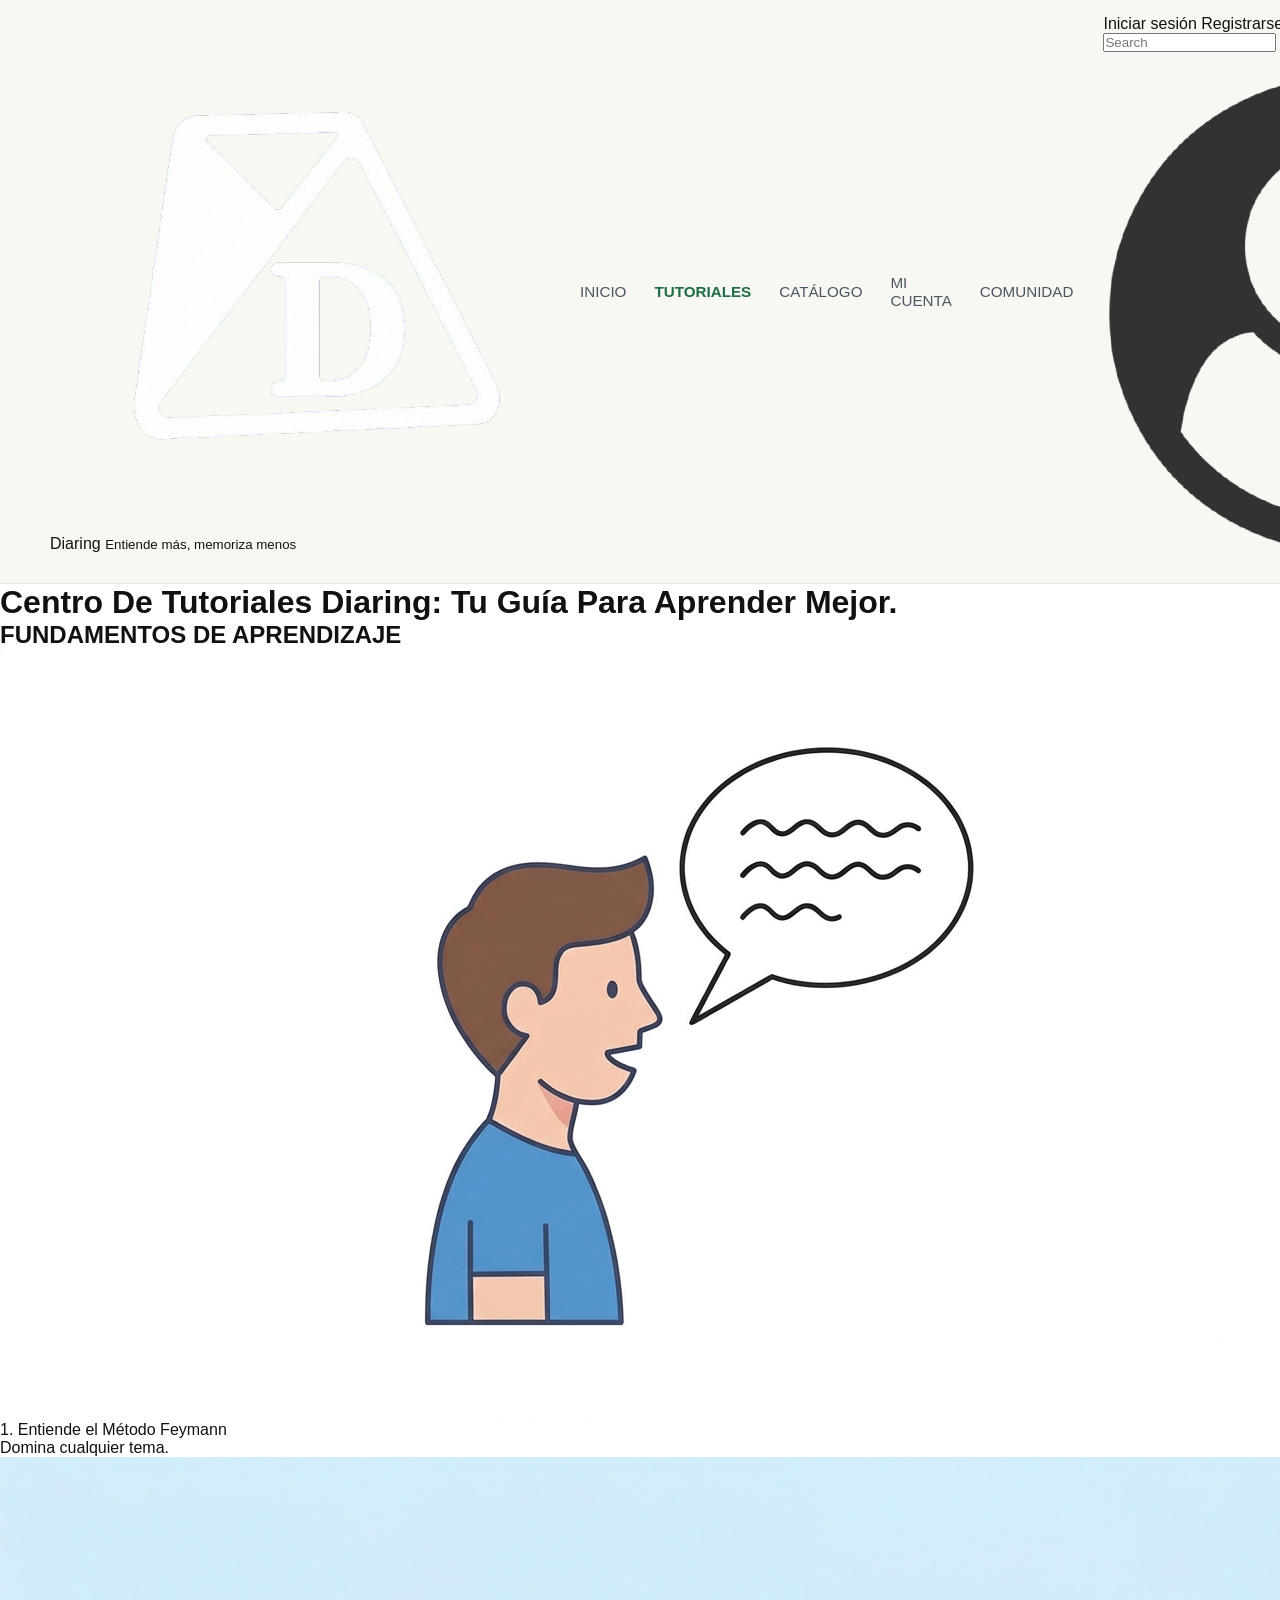
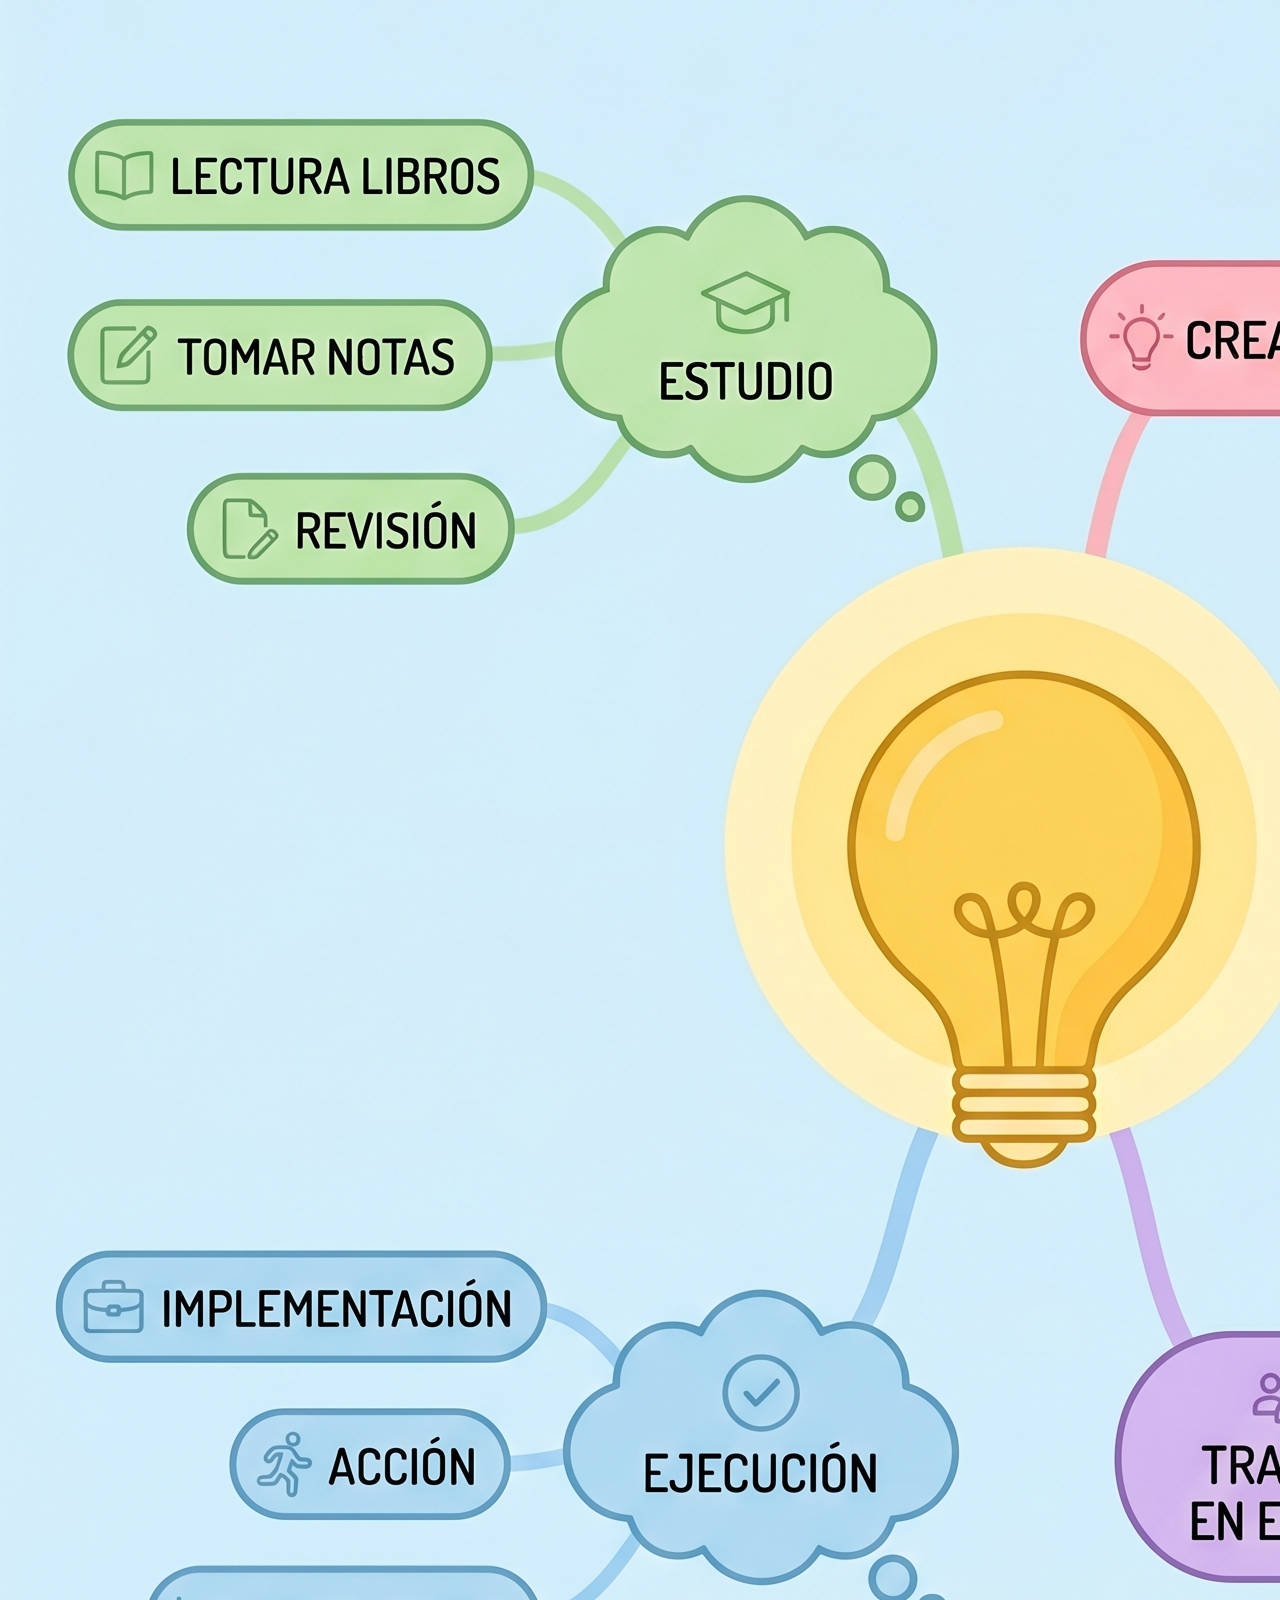
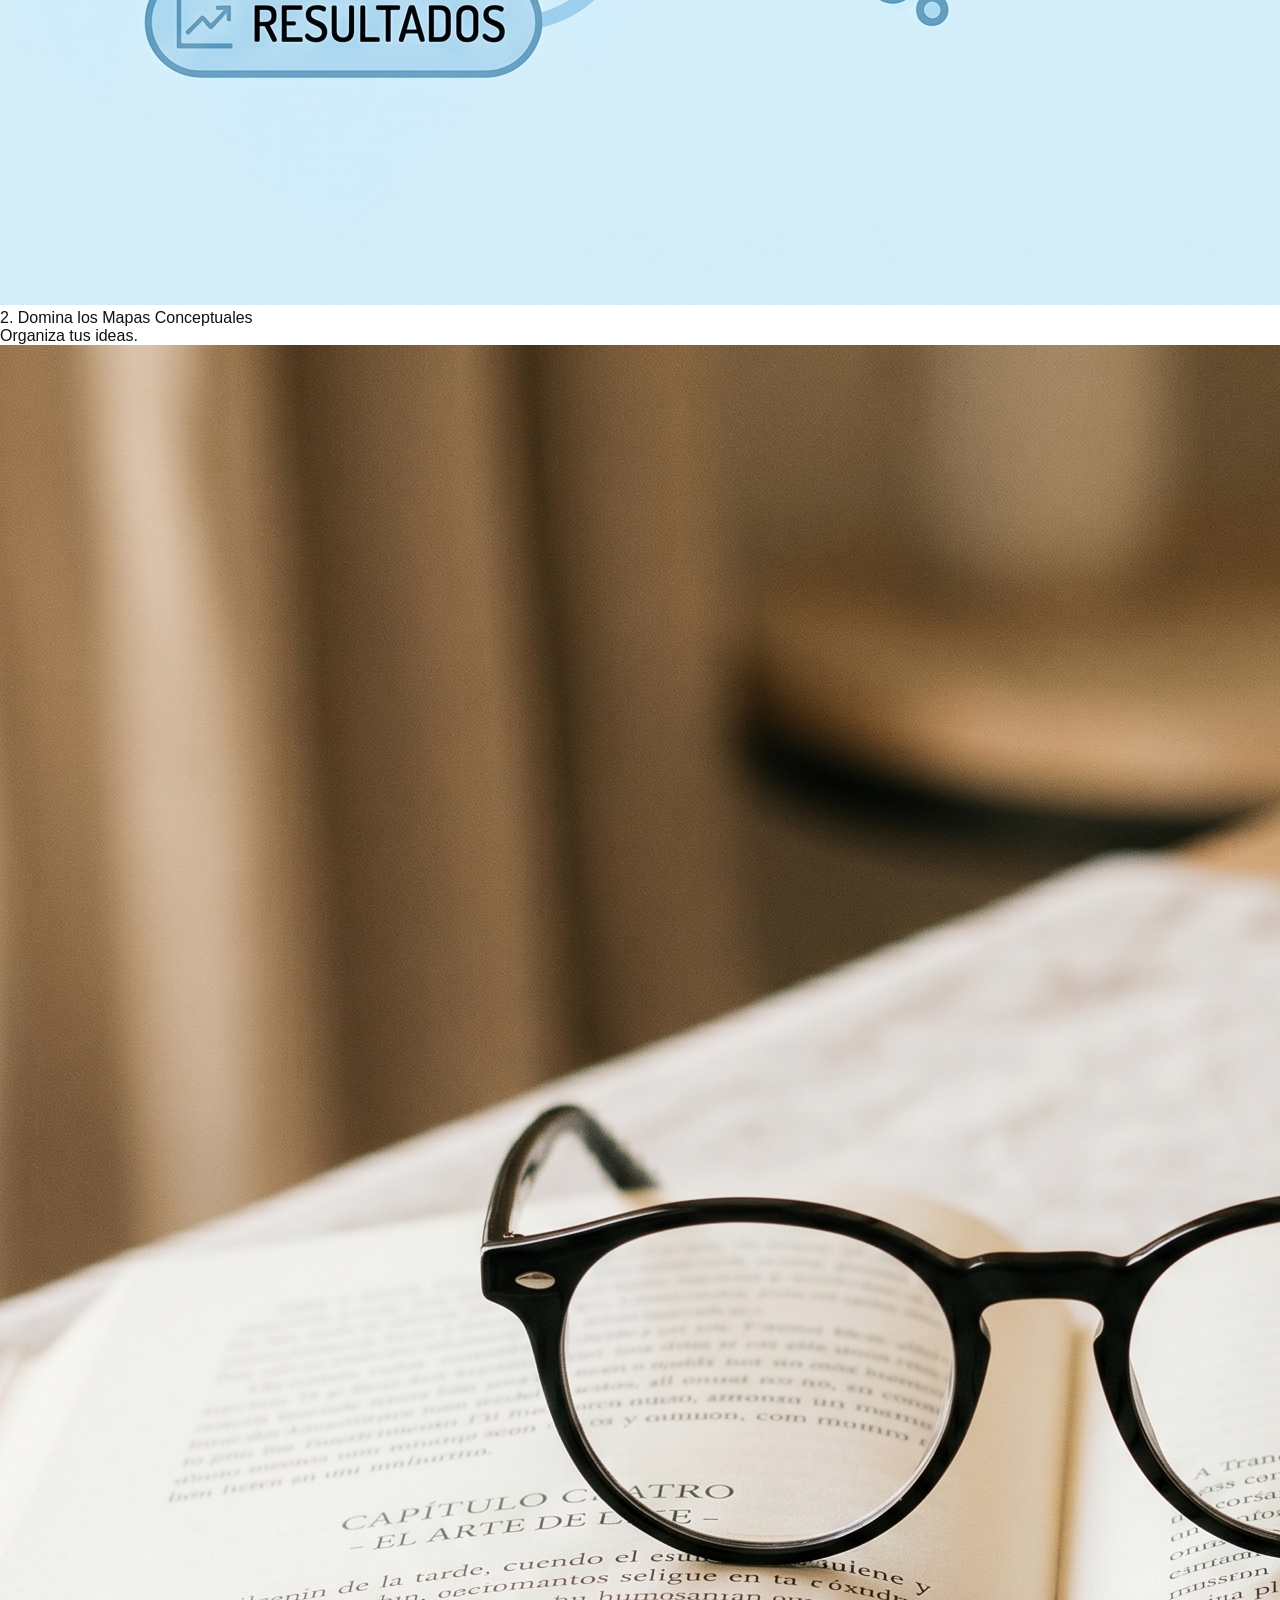
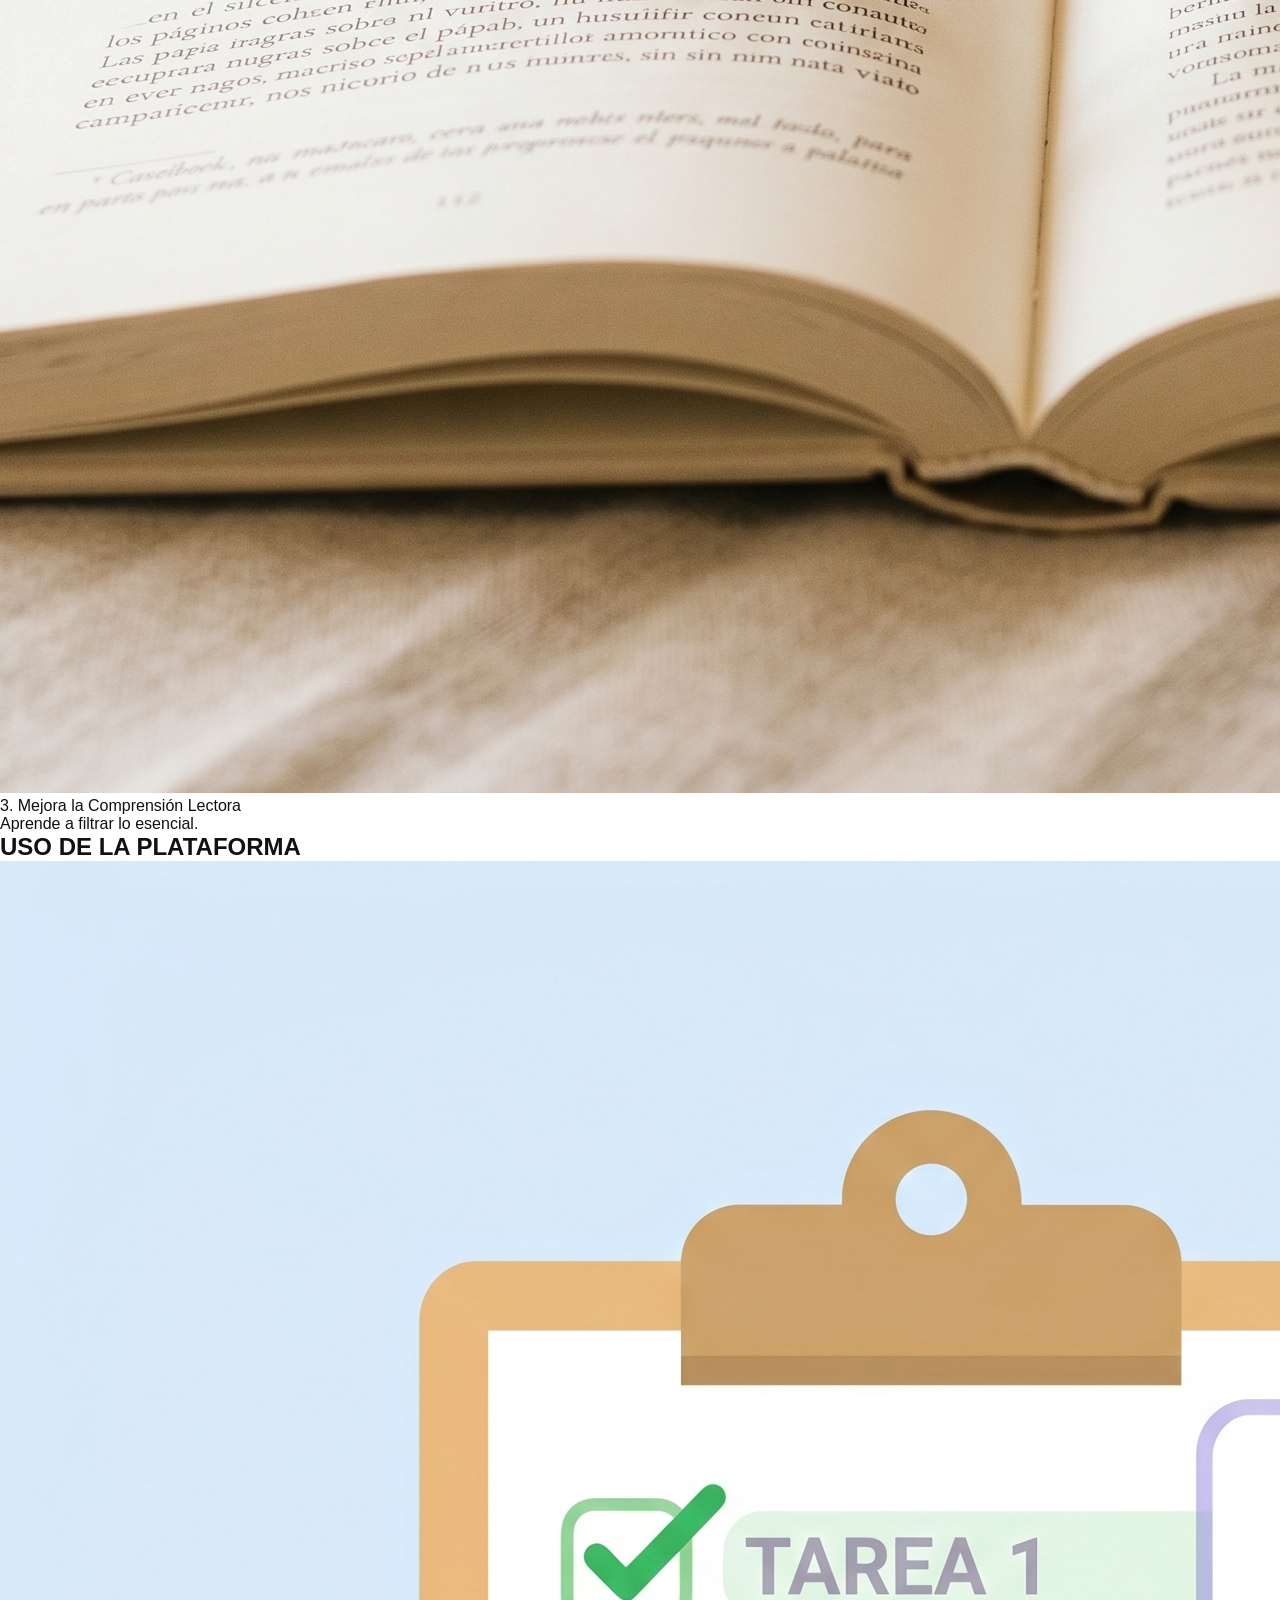
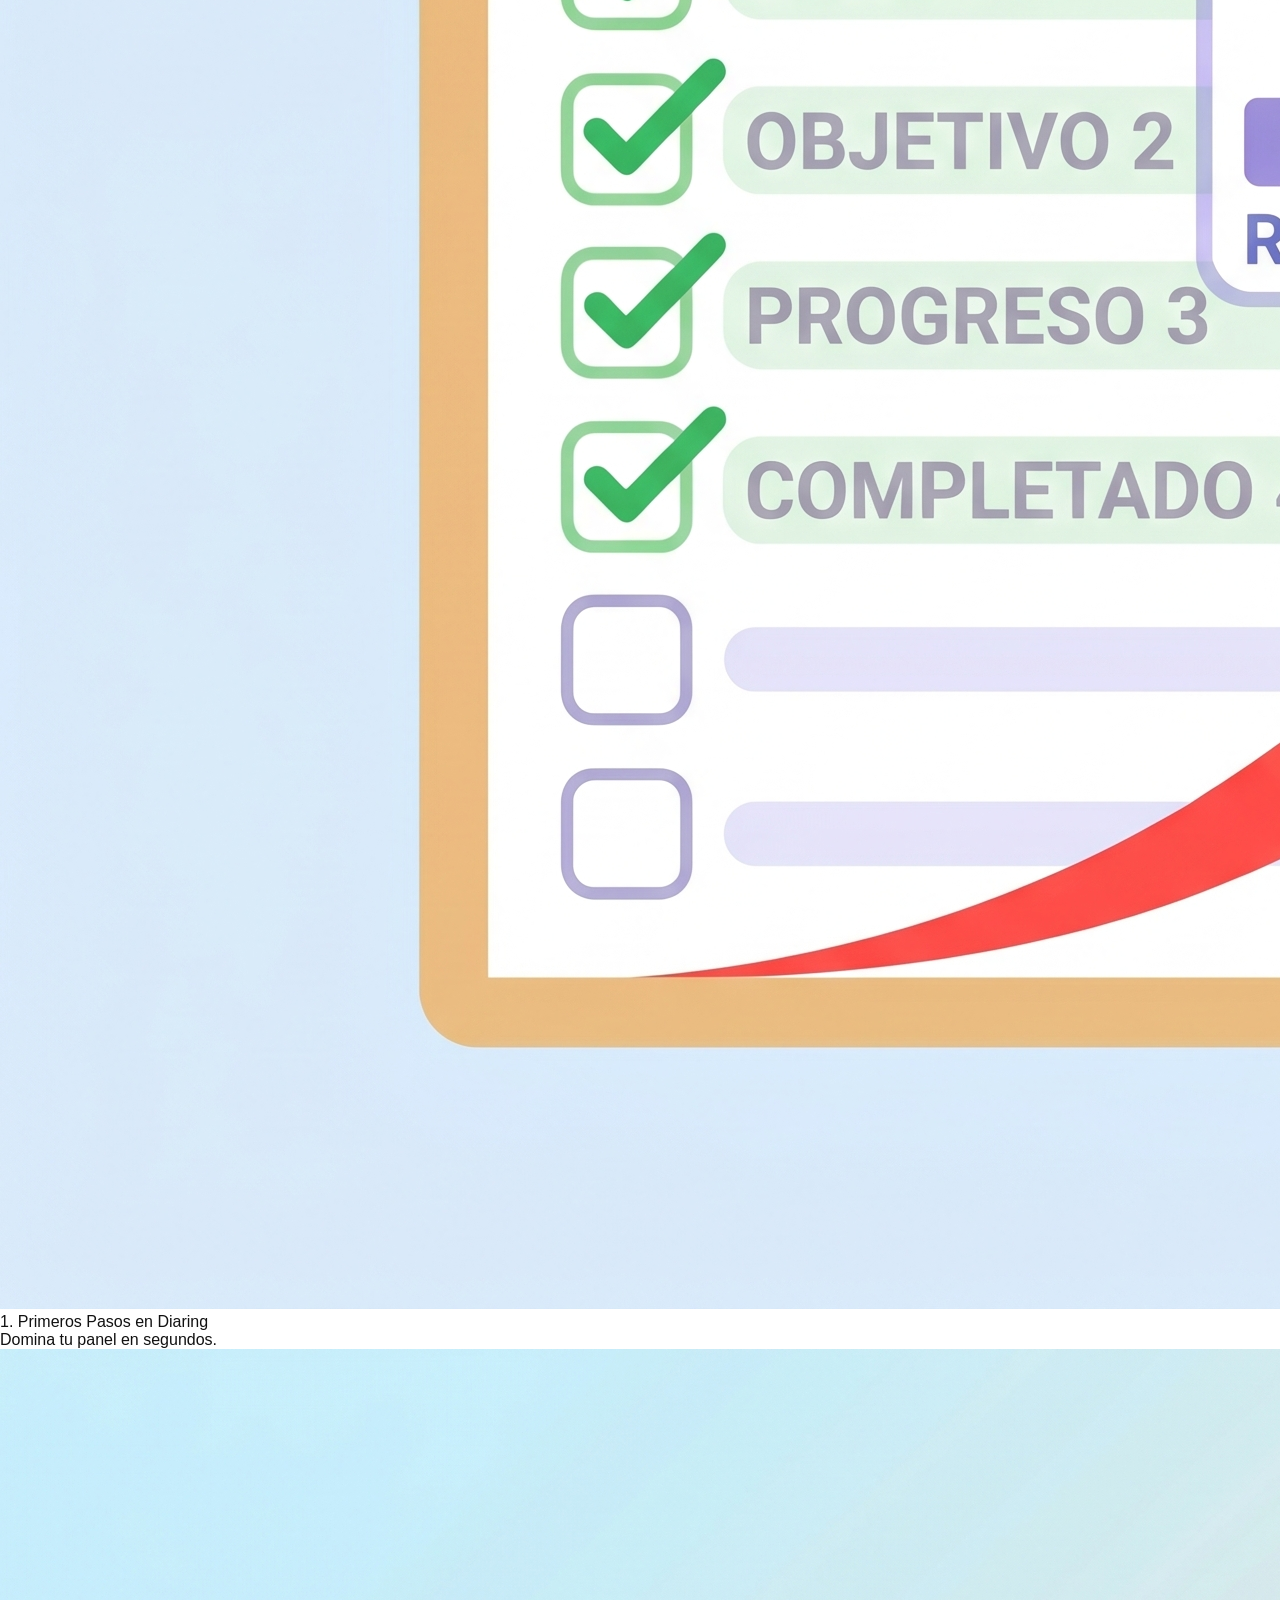
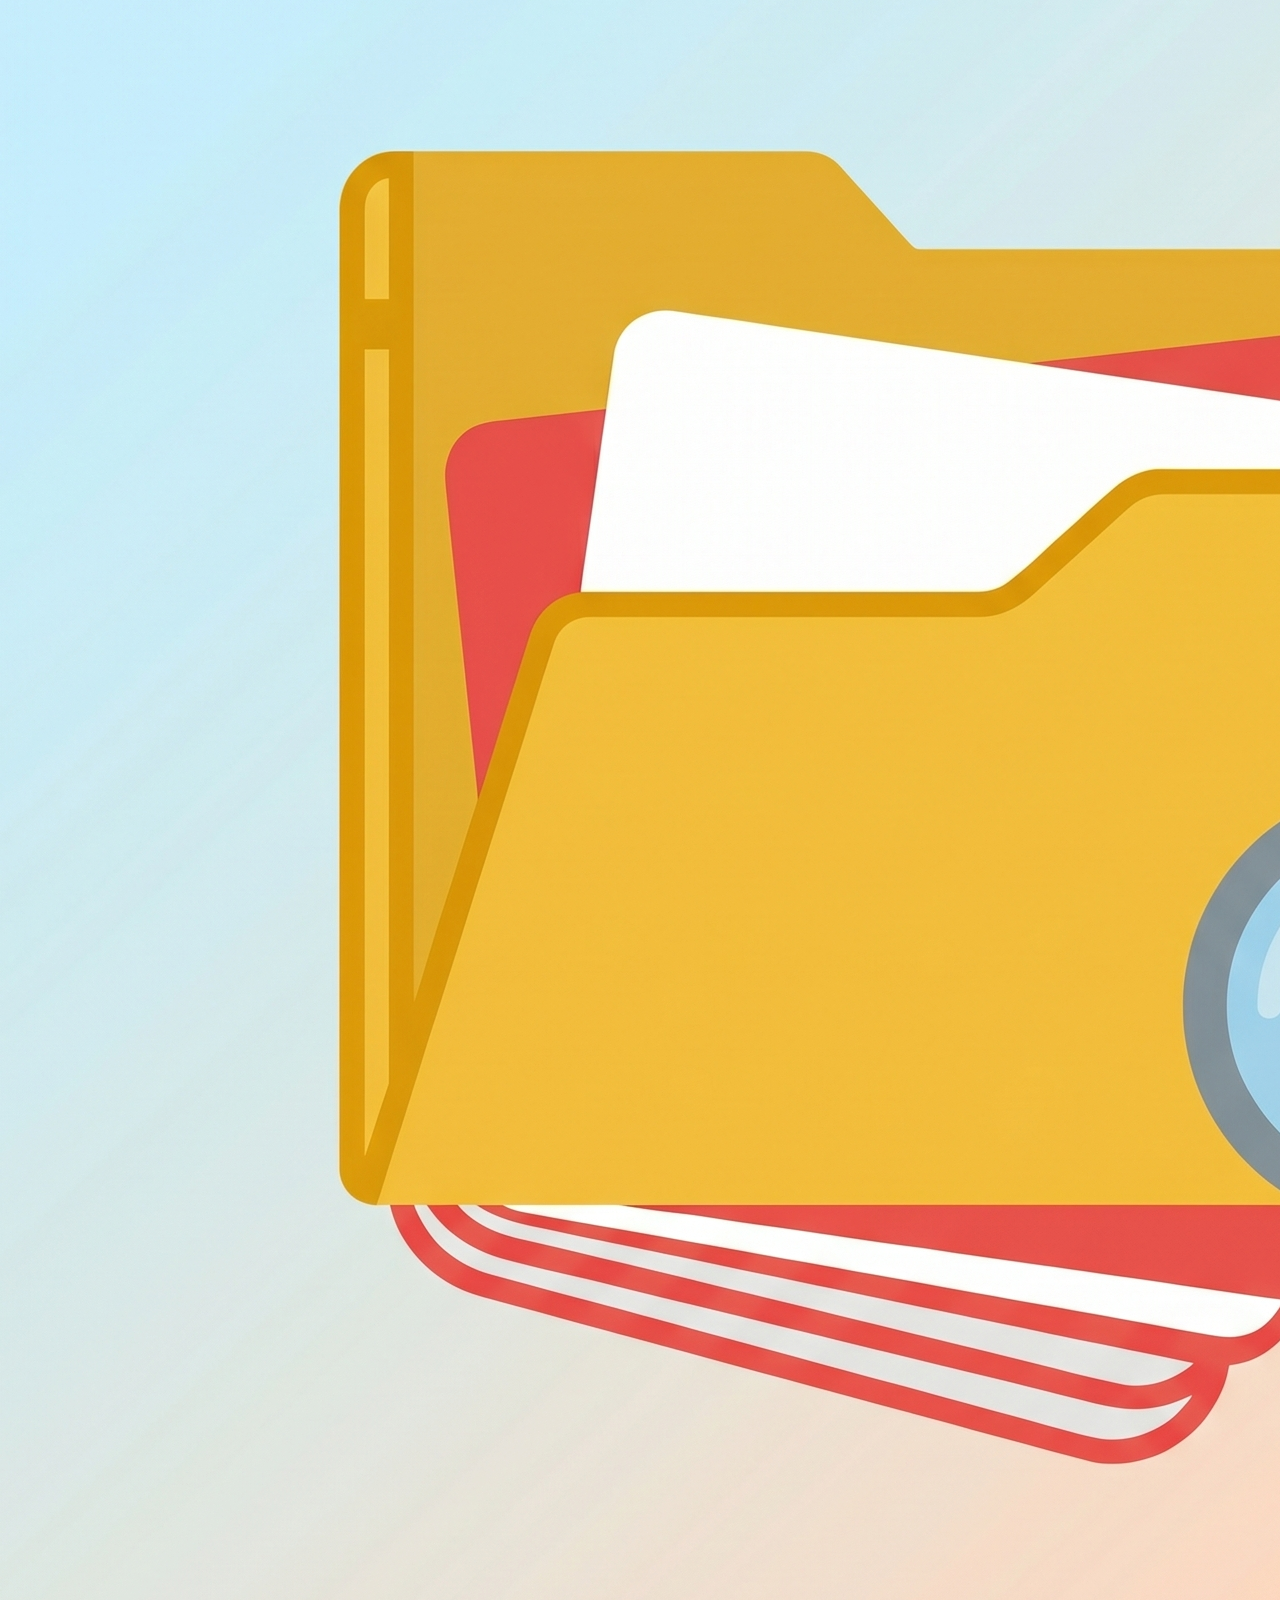
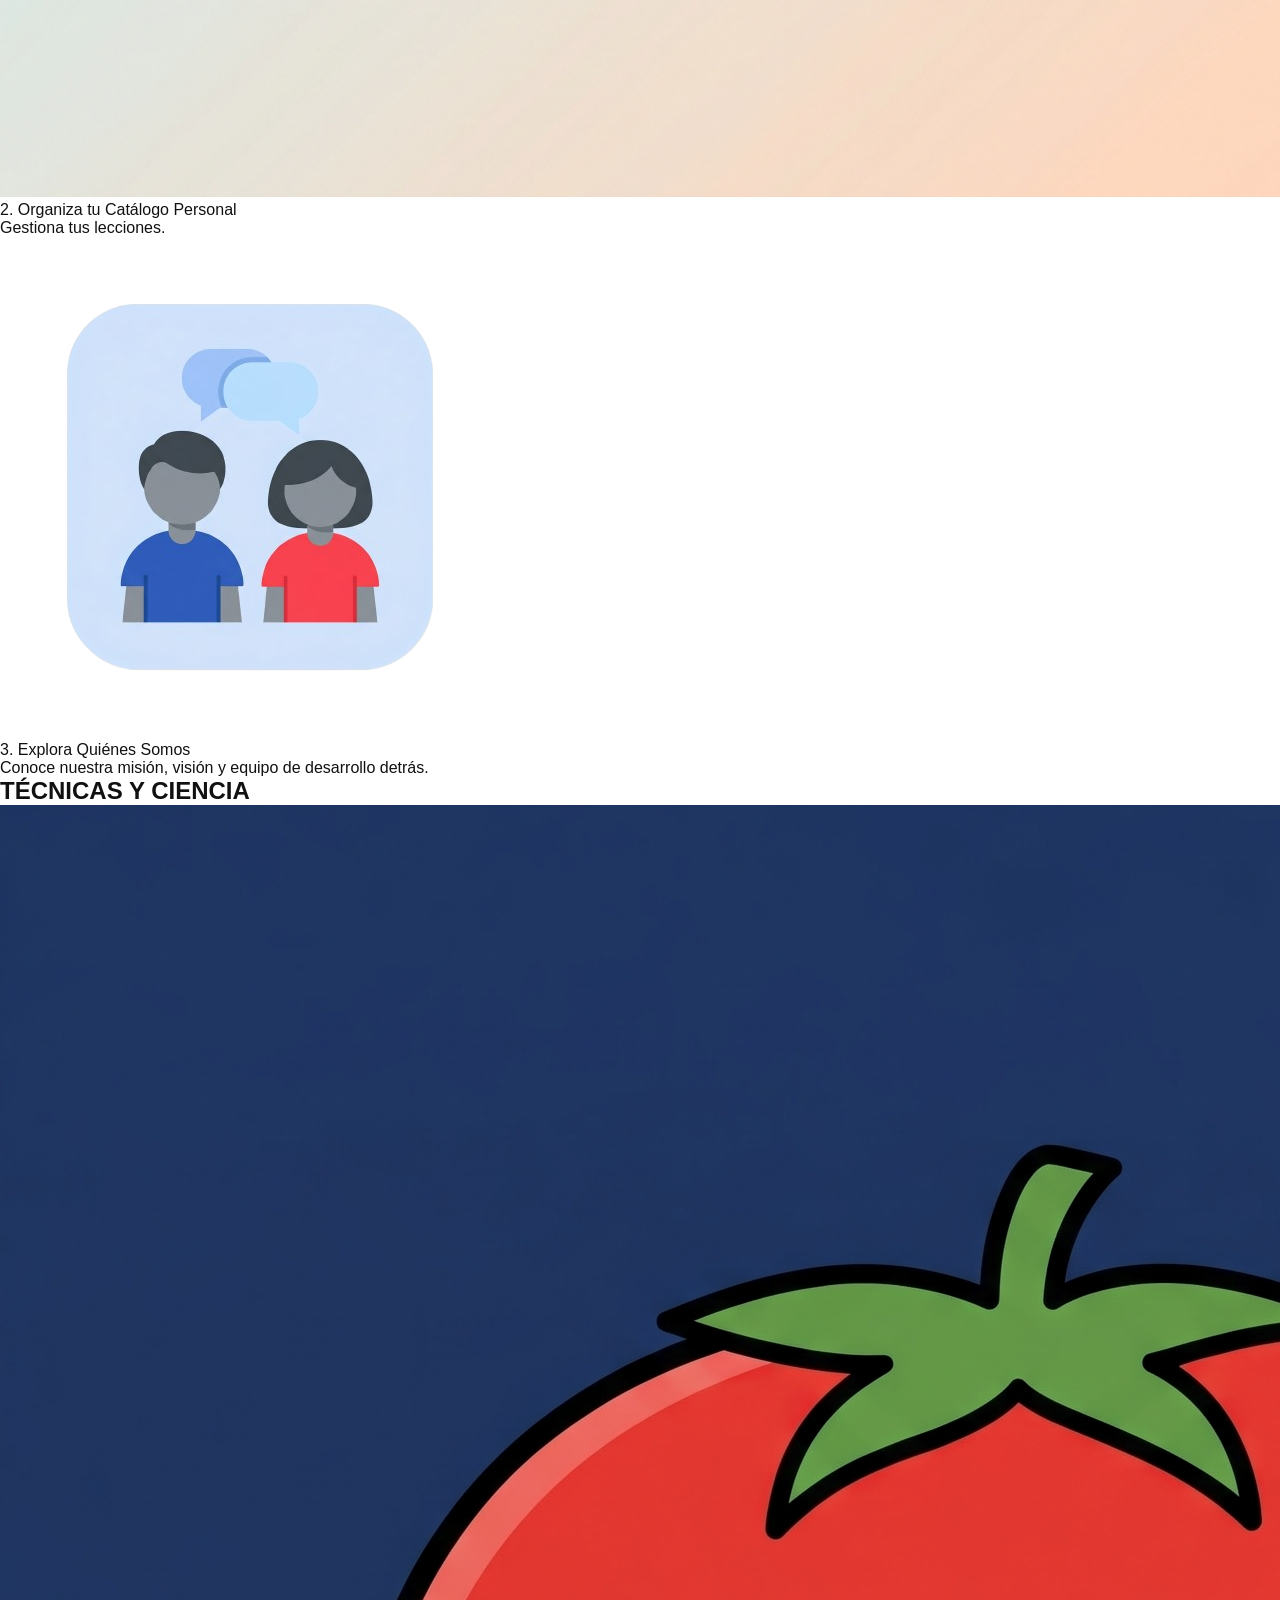
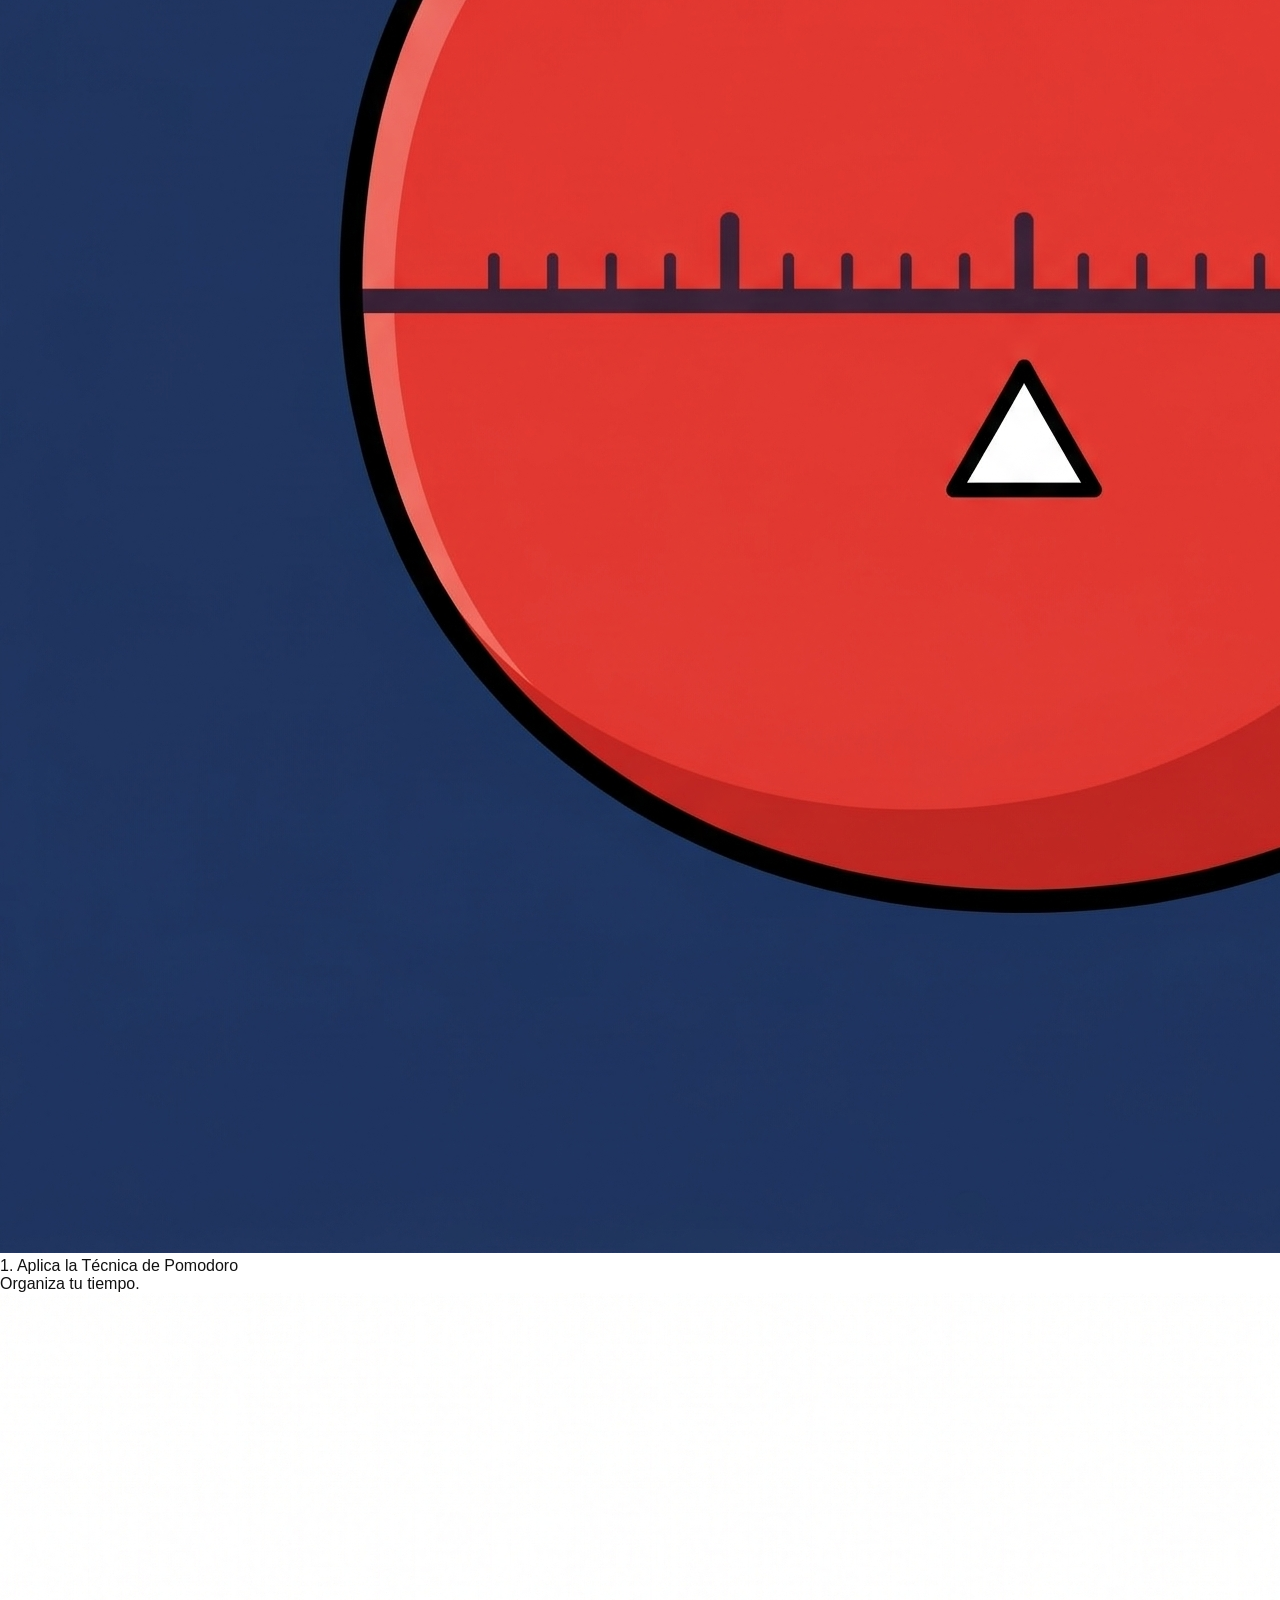
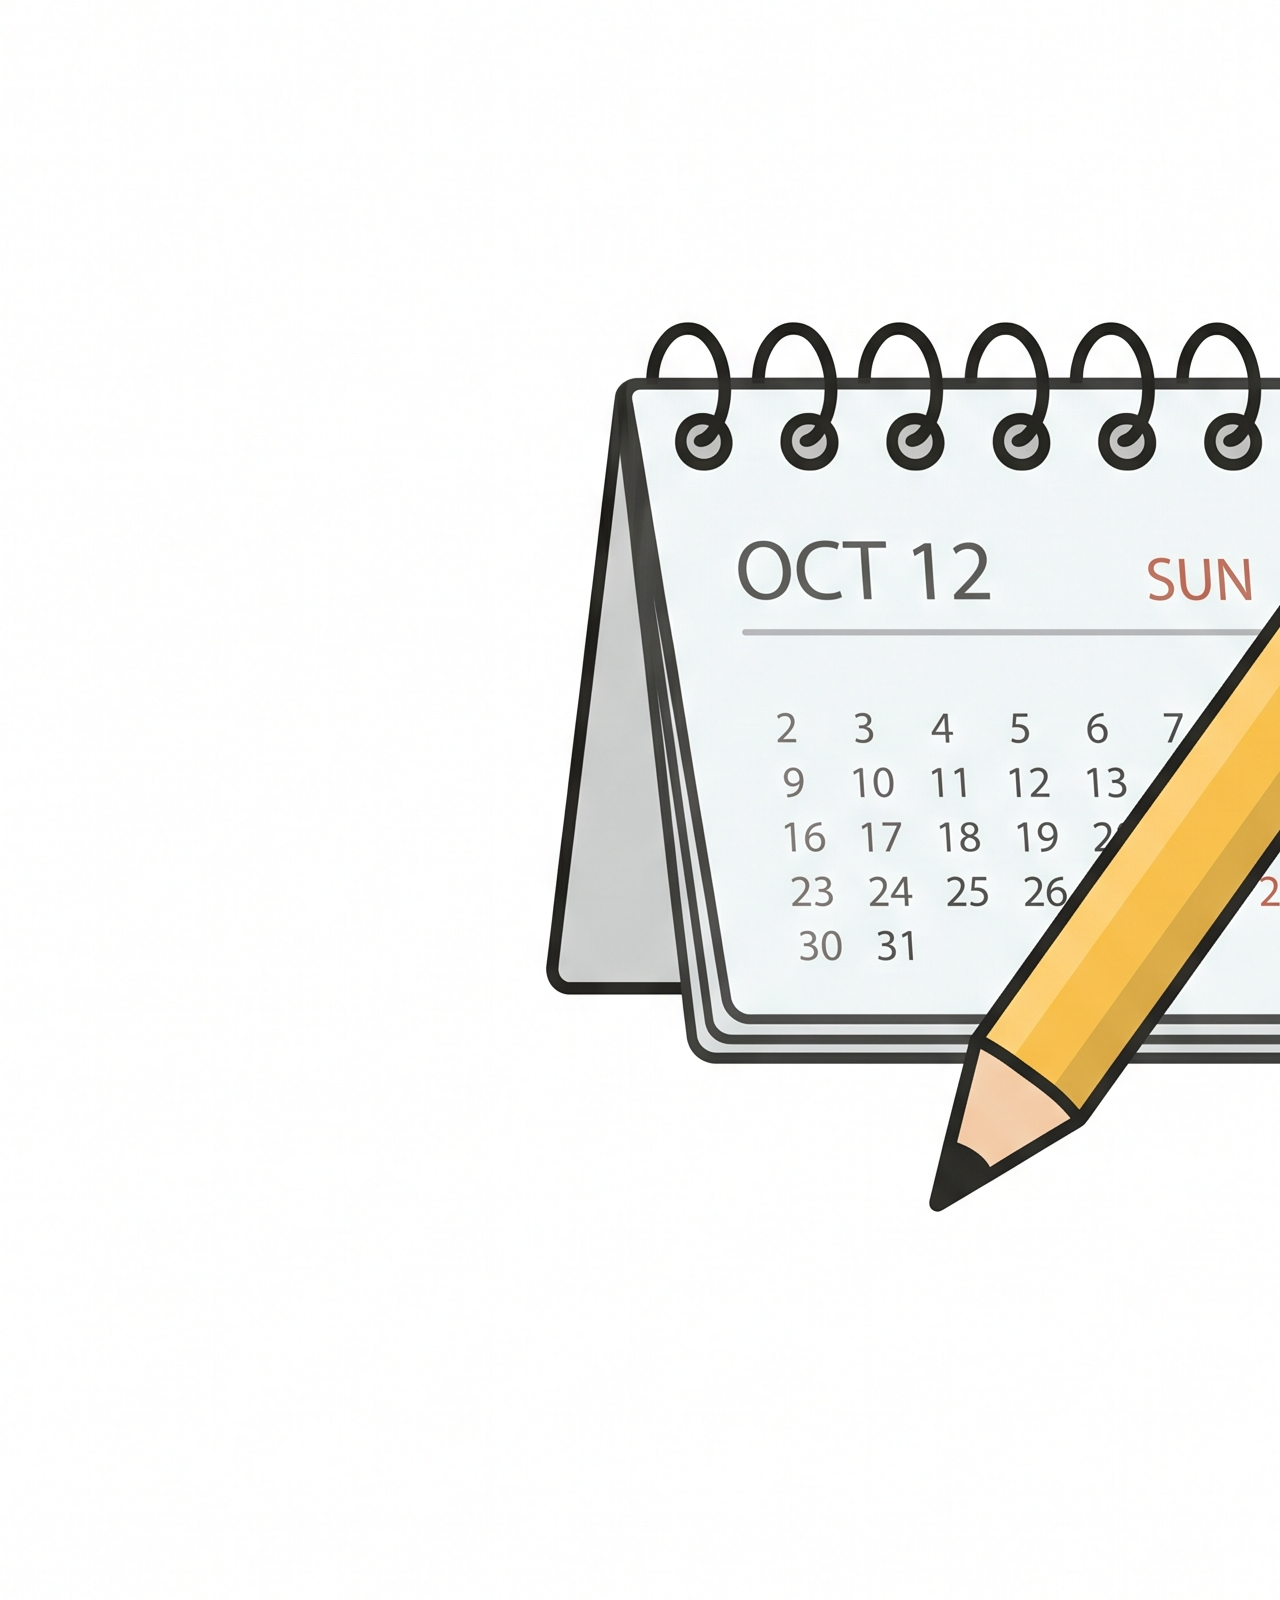
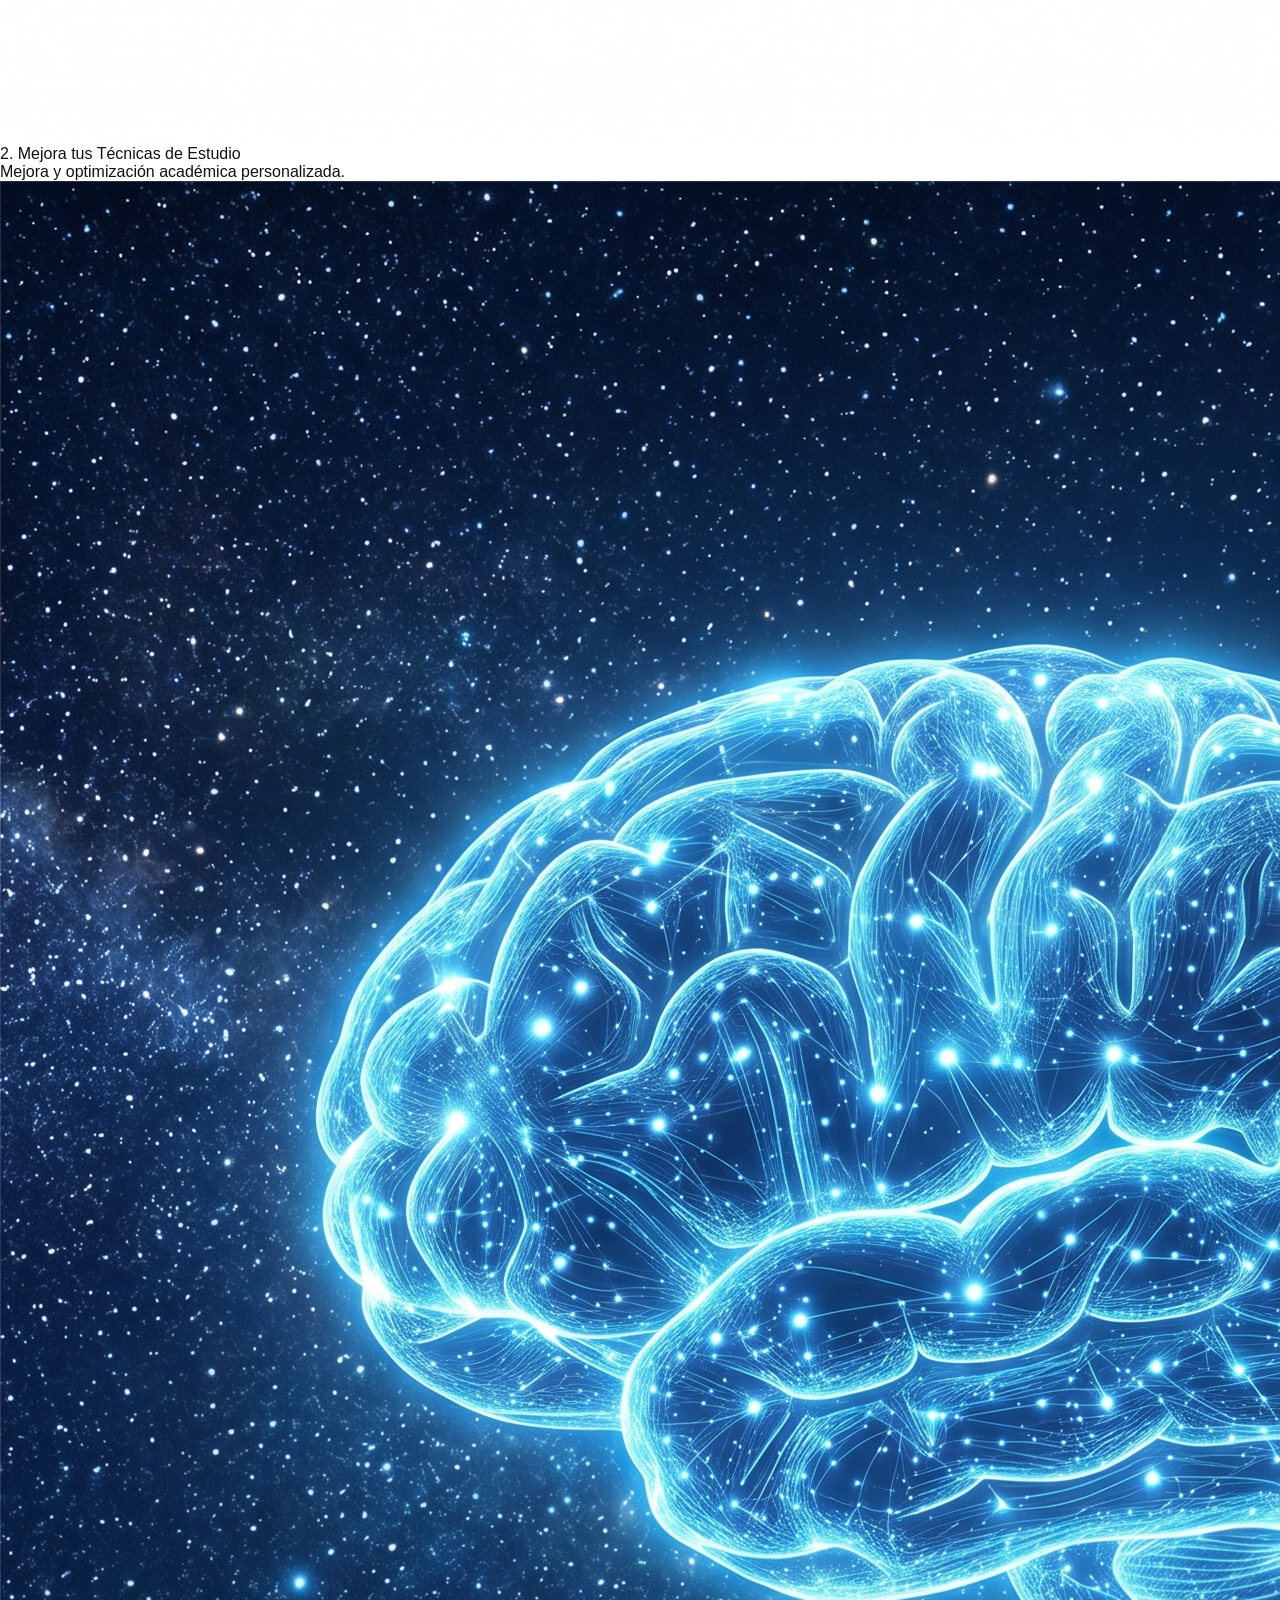
<file: Tutoriales.html>
<!DOCTYPE html>
<html lang="es">
<head>
    <meta charset="UTF-8">
    <meta name="viewport" content="width=device-width, initial-scale=1.0">
    <title>Tutoriales - Introducción a Diaring</title>
    <link rel="stylesheet" href="CSS/styles.css">
    <style>
@import url('https://fonts.googleapis.com/css2?family=Open+Sans:ital,wght@0,300..800;1,300..800&display=swap');
</style>
</head>
<body>
    <header>
        <a href="#" class="brand">
            <img src="img/diaring.logo.png" alt="Logo de Diaring">
            <div class="brand-texto">
                <span class="brand-nombre">Diaring</span>
                <small class="eslogan">Entiende más, memoriza menos</small>
            </div>
        </a>
            <nav class="navbar">
                <ul>
                    <li><a href="Index.html">INICIO</a></li>
                    <li><a href="#" class="active">TUTORIALES</a></li>
                    <li><a href="catalogo.php">CATÁLOGO</a></li>
                    <li><a href="cuenta.php">MI CUENTA</a></li>
                    <li><a href="comunidad.html">COMUNIDAD</a></li>
                </ul>
            </nav>
        <div class="iconos">
            <div class="auth-header-links">
                <a href="iniciar_sesion.html">Iniciar sesión</a>
                <a href="registrarse.html">Registrarse</a>
            </div>
            <form class="buscador" role="search">
                <input type="search" placeholder="Search" aria-label="Buscar">
                <button type="submit" aria-label="Buscar">🔍</button>
            </form>
            <img src="img/User.png" alt="Imagen de Usuario" class="User">
        </div>
    </header>
    <main class="tutoriales-main">
         <h1 class="titulo-seccion">Centro De Tutoriales Diaring: Tu Guía Para Aprender Mejor.</h1>
        <section class="tutoriales-grid">

            <article class="columna">
                <h2>FUNDAMENTOS DE APRENDIZAJE</h2>
                <a href="https://youtu.be/inZe9kW5djI?si=5TzzeIWEX8NCgzis" class="tarjeta">
                    <img src="img/IMG.png" alt="Método de Feymann">
                    <div class="tarjeta-info">
                        <p class="titulo"><span class="numero">1.</span> Entiende el Método Feymann</p>
                        <p class="descripcion">Domina cualquier tema.</p>
                    </div>
                </a>

                <a href="https://youtu.be/_vnxQG8uebY?si=BQFTbMgq_cQ55dl" class="tarjeta">
                    <img src="img/IMG(2).png" alt="Mapas Conceptuales">
                    <div class="tarjeta-info">
                        <p class="titulo"><span class="numero">2.</span> Domina los Mapas Conceptuales</p>
                        <p class="descripcion">Organiza tus ideas.</p>
                    </div>
                </a>

                <a href="https://youtu.be/rkWb3uAGSSw?si=or64LGDuo-QYvGho" class="tarjeta">
                    <img src="img/IMG(1).png" alt="Comprensión Lectora">
                    <div class="tarjeta-info">
                        <p class="titulo"><span class="numero">3.</span> Mejora la Comprensión Lectora</p>
                        <p class="descripcion">Aprende a filtrar lo esencial.</p>
                    </div>
                </a>
            </article>

            <article class="columna">
                <h2>USO DE LA PLATAFORMA</h2>
                <a href="#" class="tarjeta">
                    <img src="img/IMG(3).png" alt="Primeros Pasos en Diaring">
                    <div class="tarjeta-info">
                        <p class="titulo"><span class="numero">1.</span> Primeros Pasos en Diaring</p>
                        <p class="descripcion">Domina tu panel en segundos.</p>
                    </div>
                </a>

                <a href="#" class="tarjeta">
                    <img src="img/IMG(4).png" alt="Catálogo Personal">
                    <div class="tarjeta-info">
                        <p class="titulo"><span class="numero">2.</span> Organiza tu Catálogo Personal</p>
                        <p class="descripcion">Gestiona tus lecciones.</p>
                    </div>
                </a>

                <a href="comunidad.html" class="tarjeta">
                        <img src="img/IMG(5).png" alt="Sobre Nosotros">
                    <div class="tarjeta-info">
                        <p class="titulo"><span class="numero">3.</span> Explora Quiénes Somos</p>
                        <p class="descripcion">Conoce nuestra misión, visión y equipo de desarrollo detrás.</p>
                    </div>
                </a>
            </article>

            <article class="columna">
                <h2>TÉCNICAS Y CIENCIA</h2>
                 <a href="https://youtu.be/V51bTPmFgRs?si=pIcr6cyz1NIkevvS" class="tarjeta">
                    <img src="img/IMG(6).png" alt="Técnica Pomodoro">
                    <div class="tarjeta-info">
                        <p class="titulo"><span class="numero">1.</span> Aplica la Técnica de Pomodoro</p>
                        <p class="descripcion">Organiza tu tiempo.</p>
                    </div>
                </a>

                 <a href="https://youtu.be/Sp7nKR2WiKw?si=jLuqtuG1g3wjkaWF" class="tarjeta">
                    <img src="img/IMG(7).png" alt="Técnicas de Estudio">
                    <div class="tarjeta-info">
                        <p class="titulo"><span class="numero">2.</span> Mejora tus Técnicas de Estudio</p>
                        <p class="descripcion">Mejora y optimización académica personalizada.</p>
                    </div>
                </a>

                 <a href="https://phet.colorado.edu/es/" class="tarjeta">
                    <img src="img/IMG(8).png" alt="Visualización Científica">
                    <div class="tarjeta-info">
                        <p class="titulo"><span class="numero">3.</span> Visualización Científica Fácil</p>
                        <p class="descripcion">Guía de visualización química y física mediante modelos 3D.</p>
                    </div>
                </a>
            </article>

        </section>
    </main>
    <footer>
      <div class="footer-contenido">

            <div class="footer-brand">
                <a href="#" class="brand">
                    <img src="img/diaring.logo.png" alt="Logo de Diaring">
                    <div class="brand-texto">
                        <span class="brand-nombre">Diaring</span>
                        <small class="eslogan">Entiende más, memoriza menos.</small>
                    </div>
                </a>
            </div>

            <a href="cuenta.html" id="btn-footer-login" class="btn-login-footer">Iniciar Sesión</a>

            <div class="footer-secciones">
              <h4>Explora</h4>
              <ul>
                <li><a href="/Sobre_Nosotros.html">Sobre Nosotros</a></li>
                <li><a href="#preguntas-frecuentes">Preguntas Frecuentes</a></li>
              </ul>
            </div>

            <div class="footer-social">
                <a href="https://www.instagram.com/diaringaprendizaje/" aria-label="Instagram">
                    <img src="img/instagram.png" alt="Instagram">
                </a>
                <a href="https://x.com/diaring01" aria-label="X">
                    <img src="img/x.png" alt="X">
                </a>
                <a href="https://www.tiktok.com/@diaringaprendizaje?lang=es-419" aria-label="TikTok">
                    <img src="img/tiktok.png" alt="TikTok">
                </a>
                <a href="https://mail.google.com/mail/u/0/?tab=rm&ogbl#inbox?compose=DmwnWstzWGRnDRmKDVTdqMGsQCkHXjjPCJXqZCvrpDWGbqLQBcZzLKQjTSrmgFwXswCwBWkFqxcV" aria-label="Gmail">
                    <img src="img/gmail.png" alt="Gmail">
                </a>
            </div>

      </div>

      <div class="footer-copy">
          <p>© 2026 Diaring. Todos los derechos reservados.</p>
      </div>
</footer>

</body>
</html>
</file>
<file: CSS/styles.css>
* {
    margin: 0;
    padding: 0;
    box-sizing: border-box;
    font-family: Arial, sans-serif;
}

body {
    background-color: #ffffff;
    color: #111;
    display: flex;
    flex-direction: column;
    min-height: 100vh;
}
a {
    text-decoration: none;
    color: inherit;
}

ul {
    list-style: none;
    padding: 0;
    margin: 0;
}

header {
    background-color: #f8f8f3;
    border-bottom: 1px solid #e5e7eb;
    display: flex;
    justify-content: space-between;
    align-items: center;
    gap: 30px;
    padding: 15px 50px;
    position: sticky;
    top: 0;
    z-index: 1000;
}

.logo-area {
    flex: 1;
}

.logo-link {
    display: flex;
    align-items: center;
    gap: 2px;
} 

.logo {
    height:55px;
    width: auto;
}

.texto-logo {
    font-size: 1.6rem;
    font-weight: 800 !important;
    color: #303f3a;
    font-family: 'League Spartan', Arial, sans-serif;
    line-height: 1;
}

.main-nav {
    flex: 0 1 auto;
}
nav ul {
    display: flex;
    align-items: center;
    gap: 28px;
}

nav ul li a {
    font-size: 0.95rem;
    color: #4b5563;
    font-weight: 500;
    transition: color 0.2s;
}

nav ul li a:hover,
nav ul li a.active {
    color: #1e6b46;
    font-weight: 600;
}

.auth-area {
    flex: 1;
    display: flex;
    justify-content: flex-end;
    align-items: center;
    gap: 15px;
}

.nav-login {
    color: #1e6b46 !important;
    font-weight: 600;
}

.nav-register {
    background-color: #1b5e3f;
    color: #ffffff !important;
    padding: 8px 20px;
    border-radius: 20px;
    font-weight: 600;
    transition: background 0.2s;
}

.nav-register:hover {
    background-color: #14472f;
}

.nav-login, .nav-register {
    white-space: nowrap;
}

/* --- Botones Genéricos --- */
.btn-primary {
    background-color: #2ecc71;
    color: #fff;
    border: none;
    padding: 10px 20px;
    border-radius: 5px;
    cursor: pointer;
    font-weight: bold;
    text-decoration: none;
    display: inline-block;
}

.btn-primary:hover {
    background-color: #27ae60;
}

.btn-secondary {
    background-color: #fff;
    color: #111;
    border: none;
    padding: 10px 20px;
    border-radius: 5px;
    cursor: pointer;
    font-weight: bold;
    text-decoration: none;
    display: inline-block;
}

.btn-secondary:hover {
    background-color: #f0f0f0;
}

/* ==========================================
   1. VISTA: INDEX (Inicio)
   ========================================== */
.hero-section {
    position: relative;
    height: 80vh;
    display: flex;
    flex-direction: column;
    align-items: center;
    justify-content: center;
    color: #fff;
    text-align: center;
    overflow: hidden;
    padding: 20px;
}

.hero-section video {
    position: absolute;
    top: 0;
    left: 0;
    width: 100%;
    height: 100%;
    object-fit: cover;
    z-index: -1;
    filter: brightness(0.4);
}

.hero-badge {
    background-color: rgba(46, 204, 113, 0.2);
    border: 1px solid #2ecc71;
    padding: 6px 16px;
    border-radius: 10px;
    font-size: 13px;
    color: #fff;
    margin-bottom: 20px;
}

.hero-badge span {
    color: #2ecc71;
    font-weight: bold;
}

.hero-content h2 {
    font-size: 42px;
    font-weight: bold;
    margin-bottom: 15px;
    max-width: 700px;
}

.hero-content p {
    font-size: 14px;
    color: #ddd;
    max-width: 600px;
    margin-bottom: 25px;
    line-height: 1.5;
}

.hero-buttons {
    display: flex;
    gap: 15px;
    justify-content: center;
}

.companions-section {
    display: flex;
    justify-content: space-between;
    align-items: center;
    padding: 80px 60px;
    background-color: #fff;
    gap: 40px;
}

.companions-text {
    flex: 1;
}

.companions-text h2 {
    font-size: 32px;
    margin-bottom: 15px;
    color: #111;
}

.companions-text h2 span {
    color: #2ecc71;
}

.companions-text > p {
    font-size: 14px;
    color: #555;
    margin-bottom: 30px;
    line-height: 1.5;
}

.feature-list {
    display: flex;
    flex-direction: column;
    gap: 20px;
}

.feature-item {
    display: flex;
    align-items: flex-start;
    gap: 15px;
}

.feature-dot {
    width: 10px;
    height: 10px;
    background-color: #2ecc71;
    border-radius: 50%;
    margin-top: 5px;
}

.feature-item h4 {
    font-size: 15px;
    margin-bottom: 4px;
    color: #111;
}

.feature-item h4 span {
    color: #2ecc71;
}

.feature-item p {
    font-size: 13px;
    color: #666;
    line-height: 1.4;
}

.companions-image {
    flex: 1;
    display: flex;
    justify-content: center;
}

.companions-image img {
    width: 100%;
    max-width: 400px;
    height: 450px;
    object-fit: cover;
    border-radius: 8px;
}

.guarantee-section {
    background-color: #000;
    color: #fff;
    padding: 60px;
    display: flex;
    justify-content: space-between;
    align-items: center;
    margin: 0 40px 60px 40px;
    border-radius: 12px;
}

.guarantee-info h2 {
    font-size: 28px;
    margin-bottom: 15px;
}

.guarantee-info h2 span {
    color: #2ecc71;
    
}
.guarantee-img img {
    display: block;
    width: 250px;
    height: 250px;
    object-fit: cover;
    border-radius: 8px 0 0 8px;
}

.guarantee-info p {
    font-size: 14px;
    color: #aaa;
    max-width: 500px;
    line-height: 1.5;
}

.guarantee-card {
    background-color: #fff;
    color: #111;
    padding: 30px;
    border-radius: 0 8px 8px 0;
    width: 380px;
    display: inline-block; 
    vertical-align: middle; 
    height: 250px;
    box-sizing: border-box;
    margin-left: auto;
}

.guarantee-card h4 {
    font-size: 14px;
    margin-bottom: 15px;
    color: #333;
}

.guarantee-checks {
    display: flex;
    flex-direction: column;
    gap: 10px;
    font-size: 13px;
    color: #444;
    margin-bottom: 20px;
}

.guarantee-checks li {
    list-style: none;
    position: relative;
    padding-left: 20px;
}

.guarantee-checks li::before {
    content: "✔";
    position: absolute;
    left: 0;
    color: #2ecc71;
    font-weight: bold;
}

/* ==========================================
   2. VISTA: CATÁLOGO
   ========================================== */
.main-container {
    display: flex;
    flex: 1;
}

.sidebar {
    width: 280px;
    background: #000;
    color: #fff;
    padding: 30px 20px;
}

.sidebar-menu {
    list-style: none;
    margin-bottom: 30px;
    display: flex;
    flex-direction: column;
    gap: 12px;
}

.sidebar-menu li a {
    color: #aaa;
    text-decoration: none;
    font-size: 14px;
    display: block;
}

.sidebar-menu li a.active {
    color: #fff;
    font-weight: bold;
    border-left: 3px solid #2ecc71;
    padding-left: 10px;
}

.sidebar h3 {
    margin-bottom: 15px;
    font-size: 16px;
    color: #fff;
}

.sidebar-categories {
    list-style: none;
    display: flex;
    flex-direction: column;
    gap: 10px;
}

.sidebar-categories li a {
    color: #ccc;
    text-decoration: none;
    font-size: 14px;
}

.sidebar-categories li a:hover {
    color: #2ecc71;
}

.catalog-content {
    flex: 1;
    padding: 30px;
    background-color: #fff;
}

.breadcrumb {
    font-size: 13px;
    color: #666;
    margin-bottom: 15px;
}

.catalog-title {
    font-size: 26px;
    font-weight: bold;
    margin-bottom: 5px;
}

.catalog-title span {
    color: #2ecc71;
}

.catalog-search {
    display: flex;
    align-items: center;
    gap: 10px;
    margin: 18px 0 12px;
    max-width: 720px;
}

.catalog-search input[type="search"] {
    flex: 1;
    min-width: 0;
    padding: 11px 14px;
    border: 1px solid #d1d5db;
    border-radius: 6px;
    font-size: 14px;
    outline: none;
}

.catalog-search input[type="search"]:focus {
    border-color: #2ecc71;
    box-shadow: 0 0 0 2px rgba(46, 204, 113, 0.15);
}

.catalog-clear {
    color: #1e6b46;
    font-size: 13px;
    font-weight: bold;
    white-space: nowrap;
}

.results-count {
    font-size: 13px;
    color: #666;
    margin-bottom: 25px;
}

/* Tarjetas de Cursos (Compartidas Catálogo / Perfil) */
.content-grid {
    display: grid;
    grid-template-columns: repeat(3, 1fr);
    gap: 25px;
}

.card {
    border: 1px solid #e0e0e0;
    border-radius: 8px;
    overflow: hidden;
    background: #fff;
    box-shadow: 0 2px 5px rgba(0,0,0,0.02);
}

.card img {
    width: 100%;
    height: 150px;
    object-fit: cover;
}

.card-body {
    padding: 15px;
}

.card-body h4 {
    font-size: 15px;
    margin-bottom: 5px;
    color: #111;
}

.card-body h4 span {
    color: #2ecc71;
}

.card-profesor {
    font-size: 13px;
    color: #666;
    margin-bottom: 8px;
}

.card-profesor span {
    color: #2ecc71;
    font-weight: bold;
}

.card-hours {
    font-size: 13px;
    font-weight: bold;
    color: #111;
    margin-bottom: 15px;
}

.card-tags {
    display: grid;
    grid-template-columns: 1fr 1fr;
    gap: 6px;
    font-size: 12px;
    color: #333;
}

/* ==========================================
   3. VISTA: PERFIL
   ========================================== */
.profile-banner {
    width: 100%;
    height: 160px;
    overflow: hidden;
}

.profile-banner img {
    width: 100%;
    height: 100%;
    object-fit: cover;
}

.profile-container {
    max-width: 1200px;
    margin: 0 auto;
    padding: 0 30px 50px 30px;
    width: 100%;
    flex: 1;
}

.profile-header-row {
    display: flex;
    align-items: flex-end;
    justify-content: space-between;
    margin-top: -50px;
    margin-bottom: 30px;
}

.profile-user-info {
    display: flex;
    align-items: flex-end;
    gap: 20px;
}

.profile-avatar {
    width: 90px;
    height: 90px;
    border-radius: 50%;
    border: 3px solid #fff;
    object-fit: cover;
    box-shadow: 0 2px 6px rgba(0,0,0,0.15);
}

.profile-user-info h2 {
    font-size: 20px;
    color: #111;
    margin-bottom: 5px;
}

.profile-tabs {
    list-style: none;
    display: flex;
    gap: 30px;
    border-bottom: 1px solid #e0e0e0;
    margin-bottom: 30px;
}

.profile-tabs li a {
    text-decoration: none;
    color: #666;
    font-size: 14px;
    padding-bottom: 10px;
    display: block;
    position: relative;
}

.profile-tabs li a.active {
    color: #111;
    font-weight: bold;
}

.profile-tabs li a.active::after {
    content: '';
    position: absolute;
    bottom: -1px;
    left: 0;
    width: 100%;
    height: 3px;
    background-color: #2ecc71;
}

.profile-layout {
    display: flex;
    gap: 40px;
}

.profile-sidebar {
    width: 220px;
    display: flex;
    flex-direction: column;
    gap: 15px;
}

.profile-main-content {
    flex: 1;
}

.availability-section {
    background-color: #000;
    color: #fff;
    padding: 50px;
    display: flex;
    justify-content: space-between;
    align-items: center;
    border-radius: 12px;
    margin-top: 60px;
    margin-bottom: 40px;
}

.availability-image img {
    width: 350px;
    height: 200px;
    object-fit: cover;
    border-radius: 8px;
}

.availability-info h2 {
    font-size: 26px;
    margin-bottom: 15px;
}

.availability-info h2 span {
    color: #2ecc71;
}

.availability-info p {
    font-size: 13px;
    color: #aaa;
    max-width: 450px;
    line-height: 1.5;
    margin-bottom: 20px;
}

.availability-info p span {
    color: #2ecc71;
}

/* ==========================================
   3B. VISTAS DE PERFIL Y ADMINISTRACION
   ========================================== */
.profile-banner {
    background: linear-gradient(110deg, #111 0%, #1b5e3f 100%);
}

.profile-header-row p,
.profile-sidebar p,
.admin-intro {
    color: #666;
    font-size: 13px;
    line-height: 1.5;
}

.profile-section-title {
    margin: 38px 0 18px;
}

.profile-list {
    display: flex;
    flex-direction: column;
    gap: 10px;
}

.profile-list-item {
    display: flex;
    align-items: center;
    justify-content: space-between;
    gap: 20px;
    padding: 15px 18px;
    border: 1px solid #e5e7eb;
    border-radius: 8px;
    background: #fff;
    color: #222;
    font-size: 13px;
}

.profile-list-item small,
.admin-table small {
    display: block;
    color: #777;
    margin-top: 5px;
}

.status {
    flex-shrink: 0;
    padding: 5px 10px;
    border-radius: 14px;
    background: #eef2f0;
    color: #35614a;
    font-size: 12px;
    font-weight: bold;
}

.status-pendiente {
    background: #fff4d6;
    color: #8a6500;
}

.status-rechazado {
    background: #fde5e5;
    color: #9b2525;
}

.profile-list-dark {
    margin-top: 20px;
}

.profile-list-dark .profile-list-item {
    background: #1c1c1c;
    border-color: #333;
    color: #fff;
}

.admin-container {
    width: min(1180px, calc(100% - 60px));
    margin: 0 auto;
    padding: 55px 0 70px;
    flex: 1;
}

.admin-heading {
    display: flex;
    align-items: flex-end;
    justify-content: space-between;
    gap: 24px;
    margin-bottom: 12px;
}

.admin-heading h2 {
    font-size: 32px;
    margin-top: 6px;
}

.admin-heading h2 span,
.eyebrow {
    color: #2ecc71;
}

.eyebrow {
    font-size: 12px;
    font-weight: bold;
    letter-spacing: .08em;
    text-transform: uppercase;
}

.admin-intro {
    margin-bottom: 28px;
}

.admin-table-wrap {
    border: 1px solid #e5e7eb;
    border-radius: 8px;
    background: #fff;
    overflow: hidden;
}

.admin-table-scroll {
    overflow-x: auto;
}

.admin-table {
    width: 100%;
    min-width: 850px;
    border-collapse: collapse;
    text-align: left;
    font-size: 13px;
}

.admin-table th {
    background: #111;
    color: #fff;
    font-size: 11px;
    letter-spacing: .04em;
    padding: 15px 18px;
    text-transform: uppercase;
}

.admin-table td {
    border-bottom: 1px solid #edf0ee;
    padding: 18px;
    vertical-align: top;
    max-width: 260px;
}

.admin-table tr:last-child td {
    border-bottom: none;
}

.admin-table td a {
    color: #1e6b46;
    font-weight: bold;
}

.admin-table td a:hover {
    color: #2ecc71;
}

.admin-actions,
.admin-actions form {
    display: flex;
    flex-wrap: wrap;
    gap: 8px;
}

.admin-actions button {
    padding: 8px 12px;
    font-size: 12px;
}

.btn-danger {
    background: #fff;
    color: #a52b2b;
    border: 1px solid #e8baba;
    padding: 10px 14px;
    border-radius: 5px;
    cursor: pointer;
    font-weight: bold;
}

.btn-danger:hover {
    background: #fff1f1;
}

.empty-state {
    padding: 70px 30px;
    text-align: center;
}

.empty-state h3 {
    margin-bottom: 8px;
}

.empty-state p {
    color: #666;
    font-size: 13px;
}

@media (max-width: 850px) {
    header {
        flex-direction: column;
        padding: 15px 20px;
        gap: 15px;
    }

    .logo-area, .auth-area {
        flex: auto;
        justify-content: center;
    }

    nav ul {
        gap: 12px;
    }

    nav ul li:nth-child(-n+2) {
        display: none;
    }

    .profile-container,
    .admin-container {
        width: min(100% - 30px, 700px);
    }

    .profile-header-row,
    .profile-layout,
    .admin-heading {
        align-items: flex-start;
        flex-direction: column;
    }

    .profile-header-row {
        margin-top: -35px;
    }

    .availability-section {
        margin-left: 0;
        margin-right: 0;
        padding: 30px 22px;
    }
}

/* ==========================================
   4. VISTA: ENSEÑA EN DIARING
   ========================================== */
.teach-hero {
    position: relative;
    min-height: 500px;
    margin: 10px 35px 0;
    padding: 0 35px 30px;
    color: #fff;
    overflow: hidden;
    border-radius: 18px;
    background-color: #111;
}
.teach-hero .videoapre {
    position: absolute;
    top: 48px;
    left: 0;
    width: 100%;
    height: calc(100% - 48px);
    object-fit: cover;
    z-index: 0;
    filter: brightness(0.42);
}

.teach-hero::before {
    content: '';
    position: absolute;
    top: 48px;
    right: 0;
    bottom: 0;
    left: 0;
    background: linear-gradient(90deg, rgba(0, 0, 0, 0.58), rgba(0, 0, 0, 0.08));
    z-index: 1;
}

.top-alert-banner {
    position: relative;
    z-index: 2;
    background-color: #000;
    color: #fff;
    border: 1px solid #333;
    padding: 10px 18px;
    border-radius: 20px;
    display: block;
    font-size: 13px;
    margin: 0 -35px 0;
}

.top-alert-banner span {
    color: #2ecc71;
    font-weight: bold;
}

.teach-hero-content {
    position: relative;
    z-index: 2;
    max-width: 700px;
    padding-top: 38px;
}

.teach-hero-content h2 {
    font-size: 44px;
    font-weight: bold;
    margin-bottom: 15px;
    line-height: 1.2;
}

.teach-hero-content h2 span {
    color: #2ecc71;
}

.teach-hero-content p {
    font-size: 14px;
    color: #ddd;
    margin-bottom: 30px;
    line-height: 1.5;
}

.teach-hero-content p span {
    color: #2ecc71;
    font-weight: bold;
}

.teach-categories-tags {
    display: flex;
    gap: 12px;
    margin-top: 30px;
}

.teach-categories-tags span {
    background: rgba(216, 216, 216, 0.1);
    border: 1px solid rgba(255, 255, 255, 0.3);
    padding: 6px 18px;
    border-radius: 20px;
    font-size: 13px;
}

.why-companions-section {
    padding: 70px 50px;
    background-color: #fff;
}

.why-companions-section h2 {
    font-size: 32px;
    margin-bottom: 50px;
    color: #111;
}

.why-companions-section h2 span {
    color: #2ecc71;
}

.steps-grid {
    display: grid;
    grid-template-columns: 1fr 1fr 1fr 1.2fr;
    gap: 30px;
    align-items: center;
}

.step-card h3 {
    font-size: 36px;
    color: #2ecc71;
    margin-bottom: 15px;
    font-weight: bold;
}

.step-card h4 {
    font-size: 16px;
    margin-bottom: 10px;
    color: #111;
}

.step-card p {
    font-size: 13px;
    color: #666;
    line-height: 1.5;
}

.step-image img {
    width: 100%;
    height: 250px;
    object-fit: cover;
    border-radius: 8px;
}

.requirements-section {
    background-color: #000;
    color: #fff;
    padding: 70px 50px;
}

.requirements-section h2 {
    font-size: 30px;
    margin-bottom: 8px;
}

.requirements-section h2 span {
    color: #2ecc71;
}

.requirements-section > p {
    font-size: 13px;
    color: #aaa;
    margin-bottom: 40px;
}

.requirements-cards-grid {
    display: grid;
    grid-template-columns: repeat(3, 1fr);
    gap: 30px;
}

.requirement-box {
    background-color: #fff;
    color: #111;
    border-radius: 8px;
    overflow: hidden;
    display: flex;
    flex-direction: column;
}

.requirement-box img {
    width: 100%;
    height: 180px;
    object-fit: cover;
}

.requirement-box .req-content {
    padding: 20px;
    font-size: 14px;
    color: #333;
    display: flex;
    align-items: flex-start;
    gap: 12px;
}

.req-check {
    color: #2ecc71;
    font-weight: bold;
    font-size: 16px;
}

/* ==========================================
   5. VISTAS DE AUTENTICACIÓN (LOGIN & REGISTRO)
   ========================================== */
.auth-section {
    display: flex;
    justify-content: center;
    align-items: center;
    padding: 60px 20px;
    background: linear-gradient(to bottom, #ffffff 50%, #82c99a 50%);
    flex: 1;
}

.auth-container {
    display: flex;
    background: #ffffff;
    border: 1px solid #e0e0e0;
    border-radius: 12px;
    overflow: hidden;
    box-shadow: 0 4px 15px rgba(0, 0, 0, 0.08);
    max-width: 850px;
    width: 100%;
}

.auth-form-wrapper {
    flex: 1;
    padding: 40px;
    display: flex;
    flex-direction: column;
    justify-content: center;
}

.auth-form-wrapper h2 {
    font-size: 26px;
    font-weight: bold;
    margin-bottom: 5px;
    color: #111;
}

.auth-form-wrapper h2 span {
    color: #2ecc71;
}
.auth-subtitle {
    font-size: 13px;
    color: #666;
    margin-bottom: 25px;
}

.form-group {
    margin-bottom: 18px;
    display: flex;
    flex-direction: column;
    gap: 6px;
}

.form-group label {
    font-size: 12px;
    color: #333;
    font-weight: bold;
}

.form-group input {
    padding: 10px 14px;
    border: 1px solid #ccc;
    border-radius: 6px;
    font-size: 13px;
    outline: none;
    transition: border-color 0.3s;
}

.form-group input:focus {
    border-color: #2ecc71;
}

.btn-auth {
    background-color: #2ecc71;
    color: #fff;
    border: none;
    padding: 12px;
    border-radius: 6px;
    font-weight: bold;
    cursor: pointer;
    width: 100%;
    font-size: 14px;
    margin-bottom: 12px;
    text-align: center;
    text-decoration: none;
    display: block;
}

.btn-auth:hover {
    background-color: #27ae60;
}

.btn-google {
    background-color: #55bc80;
    color: #fff;
    border: none;
    padding: 12px;
    border-radius: 6px;
    font-weight: bold;
    cursor: pointer;
    width: 100%;
    font-size: 14px;
    margin-bottom: 15px;
    display: block;
    text-align: center;
    text-decoration: none;
}

.btn-google:hover {
    background-color: #48a771;
}

.auth-link {
    font-size: 12px;
    color: #666;
    text-align: left;
}

.auth-link a {
    color: #2ecc71;
    text-decoration: none;
    font-weight: bold;
}

.auth-image-wrapper {
    width: 320px;
    background-color: #f9f9f9;
}

.auth-image-wrapper img {
    width: 100%;
    height: 100%;
    object-fit: cover;
}

.auth-footer-text {
    text-align: center;
    font-size: 0.85rem;
    margin-top: 20px;
    color: #6b7280;
}

.auth-footer-text a {
    color: #1e6b46;
    font-weight: 600;
}

footer {
    background-color: #1b5e3f;
    color: #ffffff;
    padding: 40px 60px 20px;
    margin-top: auto;
}


.footer-container {
    max-width: 1100px;
    margin: 0 auto;
    display: grid;
    grid-template-columns: 1.5fr 1fr 1.5fr 1.5fr;
    gap: 40px;
    border-bottom: 1px solid rgba(255, 255, 255, 0.2);
    padding-bottom: 30px;
}

.footer-col h3, .footer-col h4 {
    font-size: 1rem;
    margin-bottom: 10px;
    font-weight: 700;
}

.footer-col p {
    font-size: 0.85rem;
    color: #e5e7eb;
    line-height: 1.4;
}

.footer-bottom {
    max-width: 1100px;
    margin: 20px auto 0;
    display: flex;
    justify-content: space-between;
    font-size: 0.8rem;
    color: #cbd5e1;
}
.footer-social {
    display: flex;
    align-items: center;
    gap: 15px;
}

.footer-social img {
    width: 24px;
    height: 24px;
    object-fit: contain;
}

.resources-page-header {
    background-color: #f4f6f4;
    padding: 40px 60px;
    border-bottom: 1px solid #e5e7eb;
}

.resources-header-content {
    max-width: 1100px;
    margin: 0 auto;
}

.resources-page-header span {
    font-size: 0.8rem;
    text-transform: uppercase;
    color: #6b7280;
    font-weight: 600;
    letter-spacing: 0.5px;
}

.resources-page-header h1 {
    font-size: 2.2rem;
    color: #111827;
    margin-top: 5px;
    margin-bottom: 8px;
    font-weight: 700;
}

.resources-page-header p {
    font-size: 0.95rem;
    color: #4b5563;
    max-width: 600px;
}

/* ==========================================
   6. VISTA: Perfil
   ========================================== */

.progress-page-header {
   background: linear-gradient(rgba(0, 0, 0, 0.45), rgba(0, 0, 0, 0.45)), url('https://images.unsplash.com/photo-1522071820081-009f0129c71c') center/cover no-repeat;
   padding: 60px;
   color: #ffffff;
}

.progress-header-content {
    max-width: 1100px;
    margin: 0 auto;
}

.progress-page-header span {
    font-size: 0.8rem;
    text-transform: uppercase;
    color: #e5e7eb;
    font-weight: 600;
    letter-spacing: 0.5px;
}

.progress-page-header h1 {
    font-size: 2.4rem;
    font-weight: 700;
    margin-top: 5px;
    margin-bottom: 8px;
}

.progress-page-header p {
    font-size: 0.95rem;
    color: #e5e7eb;
    max-width: 500px;
}

.progress-dashboard {
    max-width: 1100px;
    margin: 40px auto 20px;
    padding: 0 20px;
    display: grid;
    grid-template-columns: 2fr 1fr;
    gap: 25px;
}

.general-progress-card {
    background: #ffffff;
    border: 1px solid #e5e7eb;
    border-radius: 16px;
    padding: 30px;
    box-shadow: 0 2px 4px rgba(0,0,0,0.02);
}

.general-top-row {
    display: flex;
    align-items: center;
    gap: 30px;
    margin-bottom: 30px;
}

.circle-progress-container {
    position: relative;
    width: 100px;
    height: 100px;
    border-radius: 50%;
    background: conic-gradient(#1b5e3f 72%, #e5e7eb 0deg);
    display: flex;
    align-items: center;
    justify-content: center;
    flex-shrink: 0;
}

.circle-progress-inner {
    width: 82px;
    height: 82px;
    background: #ffffff;
    border-radius: 50%;
    display: flex;
    align-items: center;
    justify-content: center;
    font-weight: 700;
    font-size: 1.3rem;
    color: #1b5e3f;
}

.general-info h3 {
    font-size: 1.3rem;
    color: #111827;
    margin-bottom: 4px;
}

.general-info p {
    font-size: 0.85rem;
    color: #6b7280;
    margin-bottom: 15px;
}

.next-milestone-pill {
    background-color: #f4f6f4;
    border: 1px solid #e5e7eb;
    padding: 8px 15px;
    border-radius: 10px;
    display: inline-flex;
    align-items: center;
    gap: 8px;
    font-size: 0.82rem;
    color: #374151;
    font-weight: 600;
}

.stats-grid-row {
    display: grid;
    grid-template-columns: repeat(4, 1fr);
    gap: 15px;
    border-top: 1px solid #f3f4f6;
    padding-top: 25px;
}

.stat-item-box span {
    display: block;
    font-size: 0.75rem;
    color: #6b7280;
    margin-bottom: 4px;
}

.stat-item-box strong {
    font-size: 1.2rem;
    color: #111827;
}

.streak-card {
    background: linear-gradient(rgba(0, 0, 0, 0.4), rgba(0, 0, 0, 0.6)), url('https://images.unsplash.com/photo-1506744038136-46273834b3fb') center/cover no-repeat;
    border-radius: 16px;
    padding: 25px;
    color: #ffffff;
    display: flex;
    flex-direction: column;
    justify-content: space-between;
}

.streak-header {
    display: flex;
    align-items: center;
    gap: 8px;
    font-size: 0.9rem;
    font-weight: 600;
}

.streak-count-box h2 {
    font-size: 2.2rem;
    font-weight: 800;
    margin-top: 10px;
}

.streak-count-box p {
    font-size: 0.85rem;
    color: #e5e7eb;
}

.week-dots {
    display: flex;
    justify-content: space-between;
    margin: 20px 0;
    text-align: center;
    font-size: 0.75rem;
}

.day-dot {
    display: flex;
    flex-direction: column;
    align-items: center;
    gap: 4px;
}

.dot {
    width: 14px;
    height: 14px;
    background-color: rgba(255, 255, 255, 0.4);
    border-radius: 50%;
}

.dot.active {
    background-color: #52b788;
}

.streak-reward-box {
    background: rgba(255, 255, 255, 0.15);
    backdrop-filter: blur(5px);
    border-radius: 10px;
    padding: 12px 15px;
    display: flex;
    justify-content: space-between;
    align-items: center;
    font-size: 0.8rem;
}

.courses-progress-section {
    max-width: 1100px;
    margin: 20px auto 60px;
    padding: 0 20px;
}

.section-title-action {
    display: flex;
    justify-content: space-between;
    align-items: center;
    margin-bottom: 20px;
}

.section-title-action h2 {
    font-size: 1.25rem;
    color: #111827;
}

.section-title-action a {
    font-size: 0.85rem;
    color: #1e6b46;
    font-weight: 600;
}

.progress-courses-grid {
    display: grid;
    grid-template-columns: repeat(4, 1fr);
    gap: 20px;
}

.progress-course-card {
    background: #ffffff;
    border: 1px solid #e5e7eb;
    border-radius: 12px;
    overflow: hidden;
    box-shadow: 0 2px 4px rgba(0,0,0,0.01);
}

.progress-course-card img {
    width: 100%;
    height: 120px;
    object-fit: cover;
}

.progress-course-info {
    padding: 15px;
}

.progress-course-info h3 {
    font-size: 0.95rem;
    color: #111827;
    margin-bottom: 2px;
}

.progress-sub {
    font-size: 0.72rem;
    color: #6b7280;
    margin-bottom: 12px;
}

.progress-bar-container {
    display: flex;
    align-items: center;
    gap: 10px;
    margin-bottom: 15px;
}

.progress-track {
    flex: 1;
    height: 8px;
    background-color: #e5e7eb;
    border-radius: 4px;
    overflow: hidden;
}

.progress-fill {
    height: 100%;
    background-color: #1b5e3f;
    border-radius: 4px;
}

.progress-percentage {
    font-size: 0.78rem;
    font-weight: 700;
    color: #374151;
}

.btn-continue {
    display: inline-block;
    font-size: 0.8rem;
    color: #1e6b46;
    font-weight: 600;
}

.profile-page-header {
    max-width: 1100px;
    margin: 40px auto 20px;
    padding: 0 20px;
}

.profile-page-header h1 {
    font-size: 2rem;
    color: #111827;
    margin-bottom: 4px;
}

.profile-page-header p {
    font-size: 0.9rem;
    color: #4b5563;
}

.profile-info-card {
    max-width: 1100px;
    margin: 0 auto 30px;
    padding: 0 20px;
    display: flex;
    align-items: center;
    gap: 30px;
}

.profile-avatar {
    width: 110px;
    height: 110px;
    border-radius: 50%;
    background: #3b83f600;
    display: flex;
    align-items: center;
    justify-content: center;
    color: white;
    font-size: 3rem;
    flex-shrink: 0;
    overflow: hidden;
    border: 4px solid #ffffff;
    box-shadow: 0 2px 8px rgba(0,0,0,0.08);
}

.profile-avatar img {
    width: 100%;
    height: 100%;
    object-fit: cover;
}

.profile-details h2 {
    font-size: 1.5rem;
    color: #111827;
    display: flex;
    align-items: center;
    gap: 12px;
    margin-bottom: 6px;
}

.level-badge {
    background-color: #d1fae5;
    color: #065f46;
    font-size: 0.75rem;
    font-weight: 700;
    padding: 4px 10px;
    border-radius: 20px;
    display: inline-flex;
    align-items: center;
    gap: 4px;
}

.profile-details p {
    font-size: 0.88rem;
    color: #4b5563;
    margin-bottom: 3px;
}

.profile-options-section {
    max-width: 1100px;
    margin: 0 auto 60px;
    padding: 0 20px;
}

.section-divider-title {
    font-size: 1.1rem;
    color: #111827;
    font-weight: 700;
    margin-bottom: 20px;
    display: flex;
    align-items: center;
    gap: 8px;
}

.profile-options-grid {
    display: grid;
    grid-template-columns: repeat(3, 1fr);
    gap: 20px;
}

.profile-option-card {
    background: #ffffff;
    border: 1px solid #e5e7eb;
    border-radius: 12px;
    padding: 22px;
    display: flex;
    align-items: center;
    justify-content: space-between;
    box-shadow: 0 2px 4px rgba(0,0,0,0.01);
    transition: transform 0.2s, box-shadow 0.2s;
}

.profile-option-card:hover {
    transform: translateY(-2px);
    box-shadow: 0 4px 10px rgba(0,0,0,0.04);
}

.option-left {
    display: flex;
    align-items: center;
    gap: 15px;
}

.option-icon-box {
    width: 48px;
    height: 48px;
    background-color: #8597b900;
    border-radius: 10px;
    display: flex;
    align-items: center;
    justify-content: center;
    font-size: 1.3rem;
}

.option-info h3 {
    font-size: 1rem;
    color: #27ae60;
    font-weight: 700;
    margin-bottom: 2px;
}

.option-info p {
    font-size: 0.8rem;
    color: #6b7280;
}

.option-arrow {
    font-size: 1.1rem;
    font-weight: bold;
    color: #111827;
}

/* ==========================================
   7. VISTA: Recursos
   ========================================== */

   .resources-page-header {
    background-color: #f4f6f4;
    padding: 40px 60px;
    border-bottom: 1px solid #e5e7eb;
}

.resources-header-content {
    max-width: 1100px;
    margin: 0 auto;
}

.resources-page-header span {
    font-size: 0.8rem;
    text-transform: uppercase;
    color: #6b7280;
    font-weight: 600;
    letter-spacing: 0.5px;
}

.resources-page-header h1 {
    font-size: 2.2rem;
    color: #111827;
    margin-top: 5px;
    margin-bottom: 8px;
    font-weight: 700;
}

.resources-page-header p {
    font-size: 0.95rem;
    color: #4b5563;
    max-width: 600px;
}

.resources-section {
    max-width: 1100px;
    margin: 40px auto 60px;
    padding: 0 20px;
}

.resources-grid {
    display: grid;
    grid-template-columns: repeat(2, 1fr);
    gap: 25px;
}

.resource-card {
    background: #ffffff;
    border: 1px solid #e5e7eb;
    border-radius: 12px;
    padding: 25px;
    display: flex;
    align-items: center;
    justify-content: space-between;
    box-shadow: 0 2px 4px rgba(0,0,0,0.01);
    transition: transform 0.2s, box-shadow 0.2s;
}

.resource-card:hover {
    transform: translateY(-2px);
    box-shadow: 0 4px 10px rgba(0,0,0,0.04);
}

.resource-card-left {
    display: flex;
    align-items: center;
    gap: 20px;
}

.resource-icon-box {
    width: 65px;
    height: 65px;
    border-radius: 12px;
    display: flex;
    align-items: center;
    justify-content: center;
    font-size: 1.8rem;
    flex-shrink: 0;
    overflow: hidden;
}

.resource-icon-box img {
    width: 42px;
    height: 42px;
    object-fit: contain;
    display: block;
    border-radius: 25px;
}


.resource-info h3 {
    font-size: 1.15rem;
    color: #111827;
    margin-bottom: 4px;
    font-weight: 700;
}

.resource-info p {
    font-size: 0.85rem;
    color: #6b7280;
    line-height: 1.4;
    max-width: 380px;
}

.resource-arrow {
    font-size: 1.2rem;
    font-weight: bold;
    color: #111827;
    padding-left: 15px;
}

.sidebar-menu li a:hover,
.sidebar-categories li a.active {
    color: #2ecc71;
}
</file>
